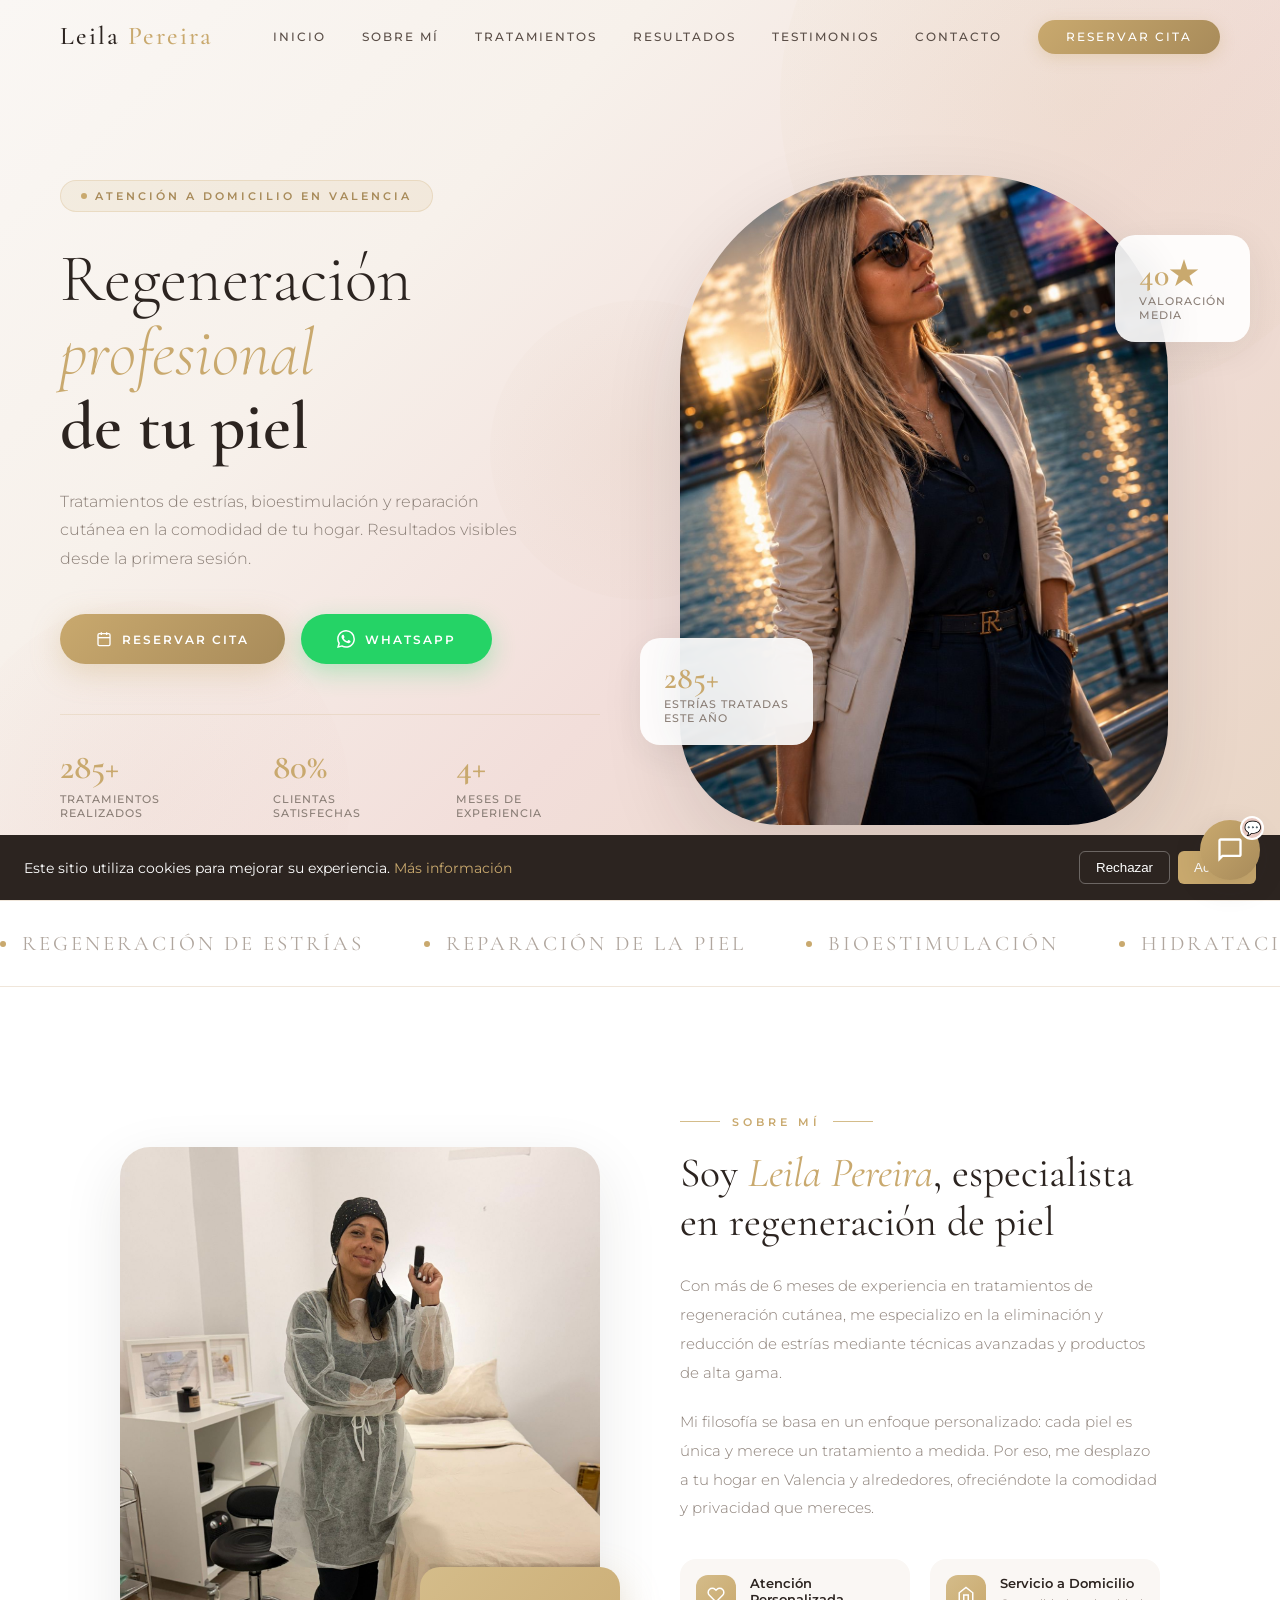
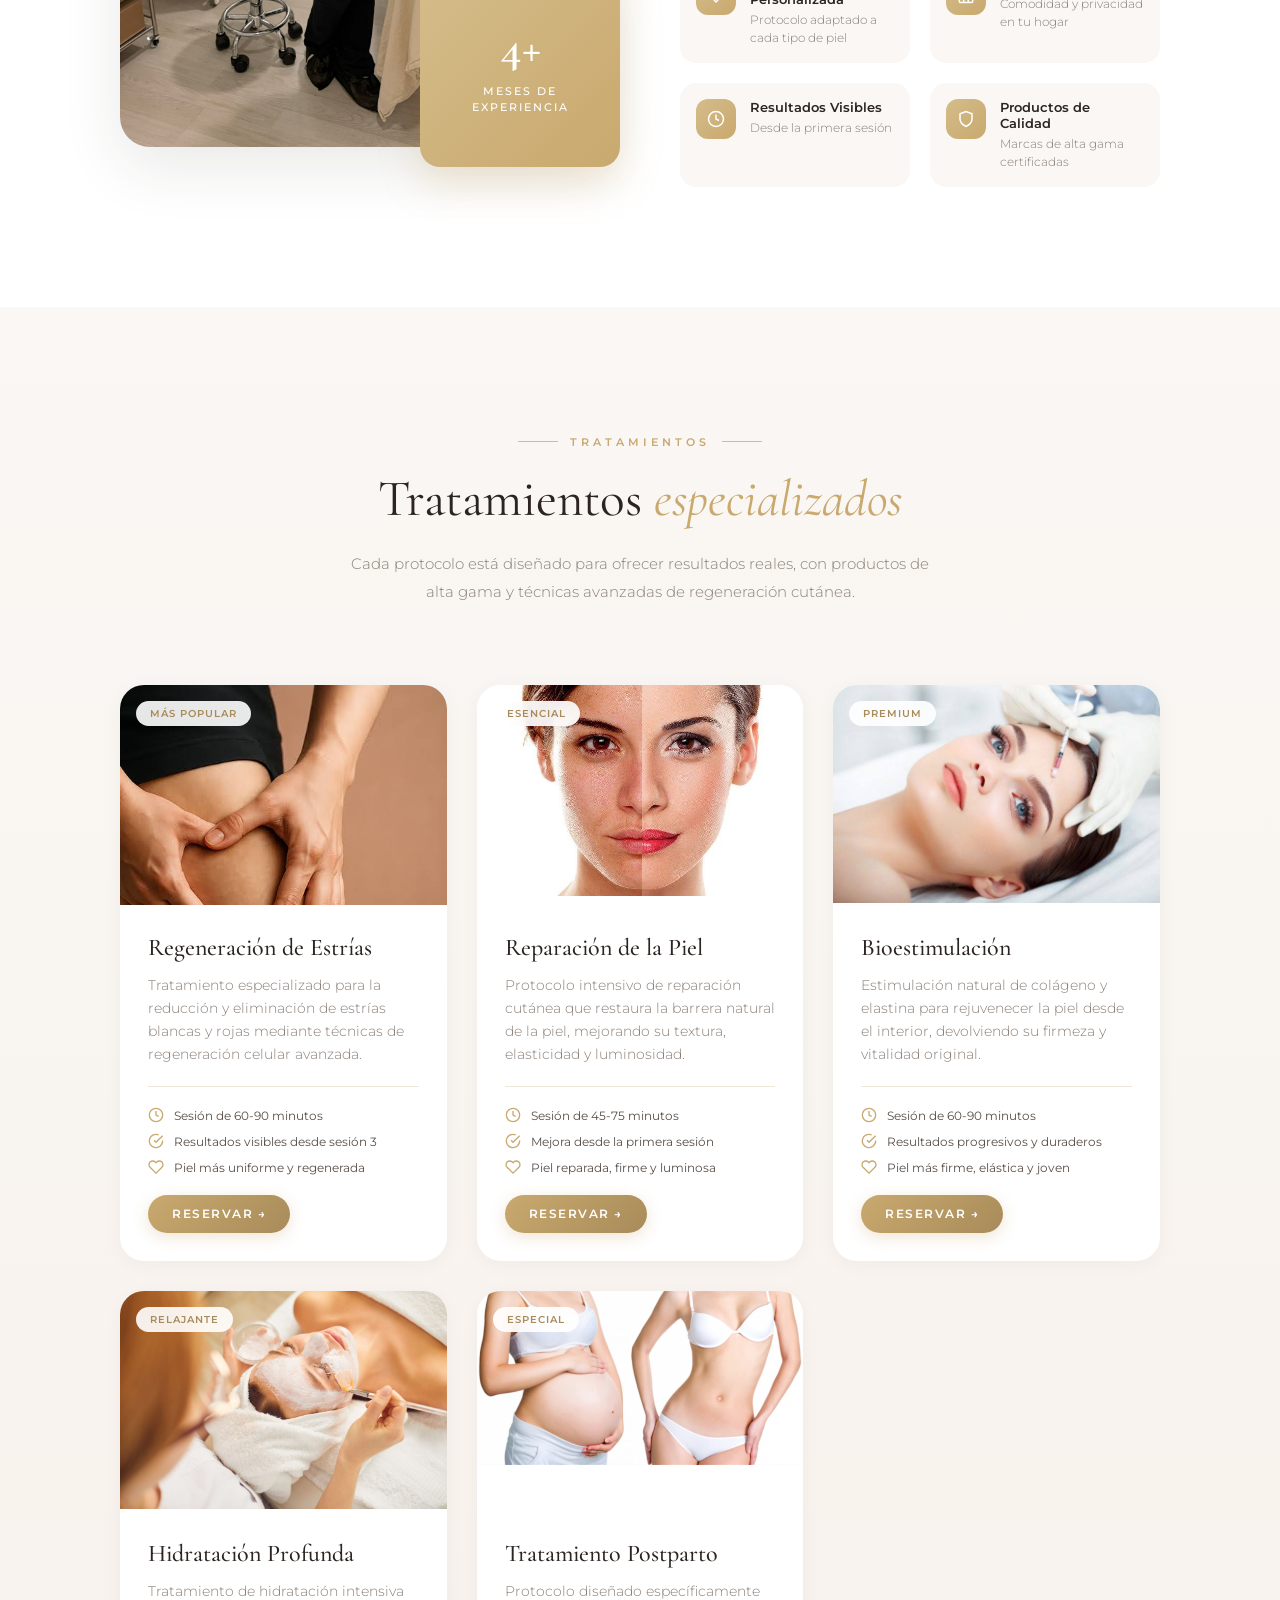
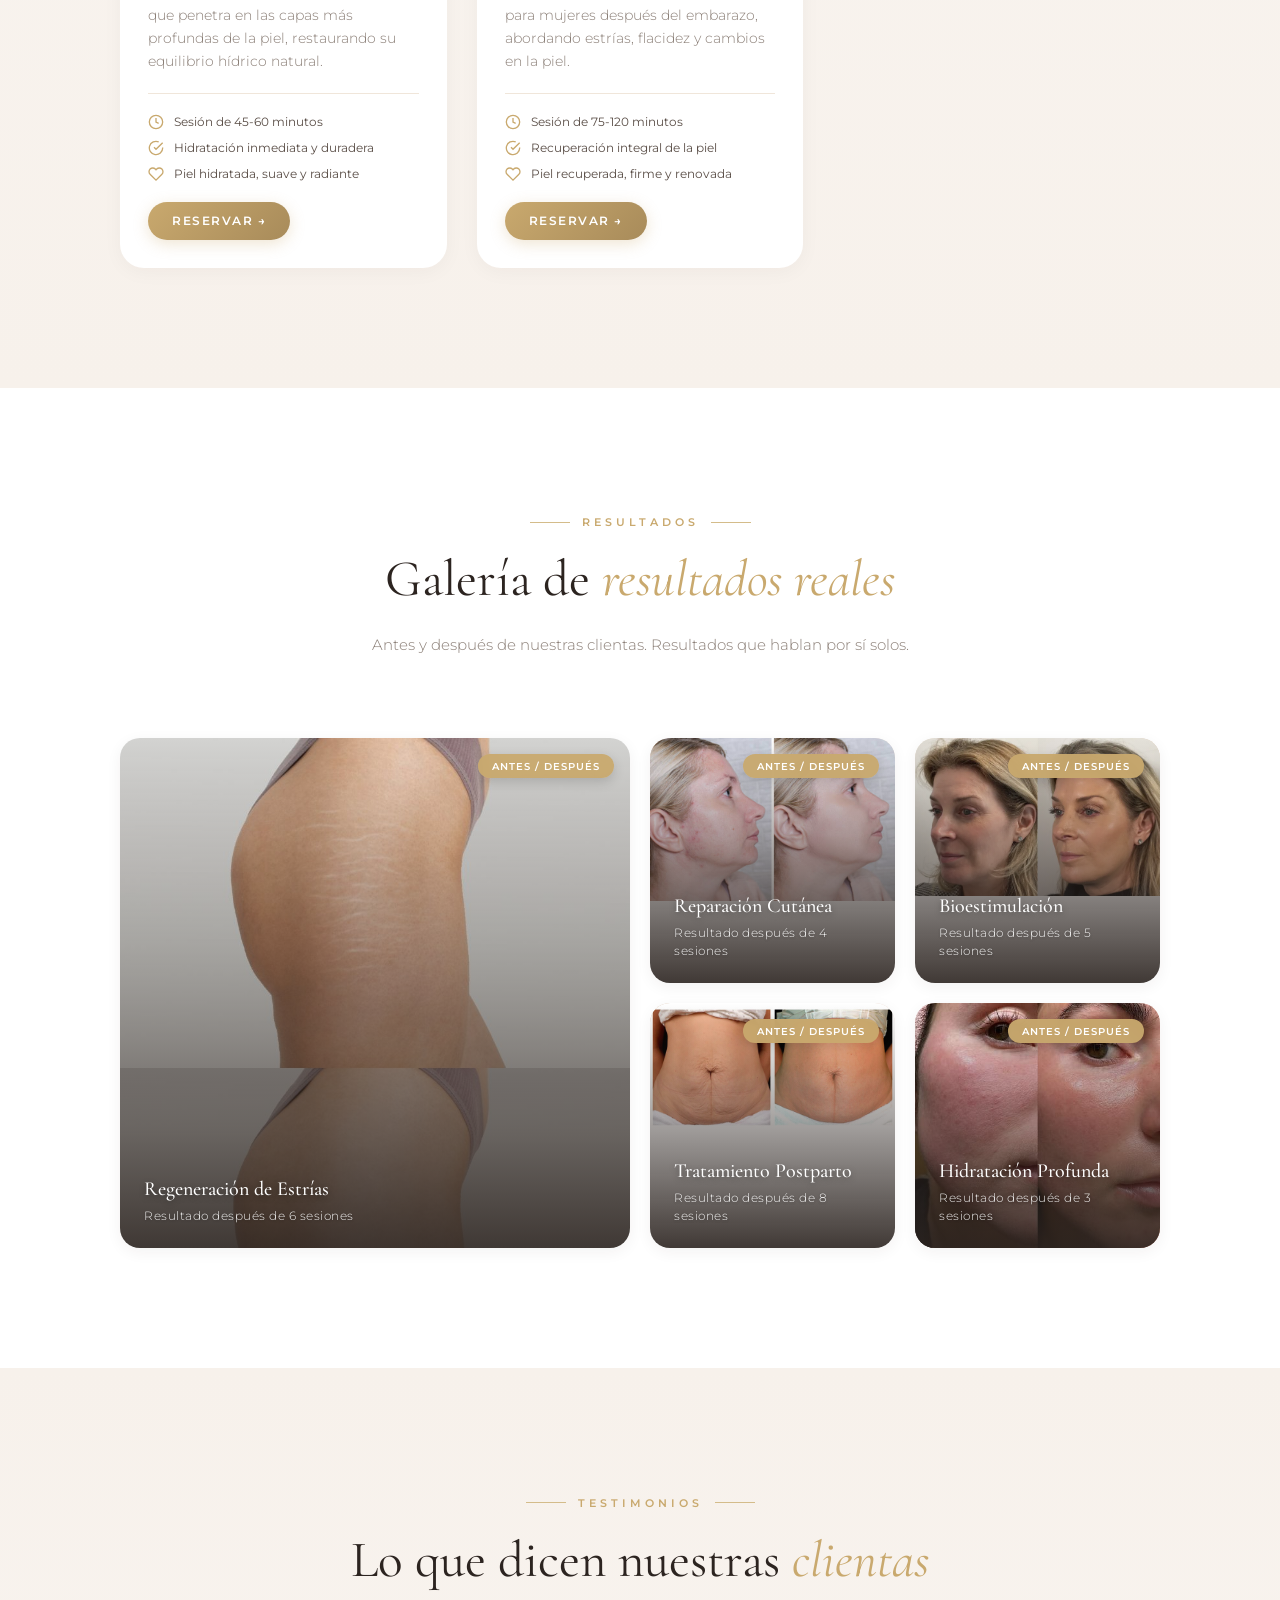
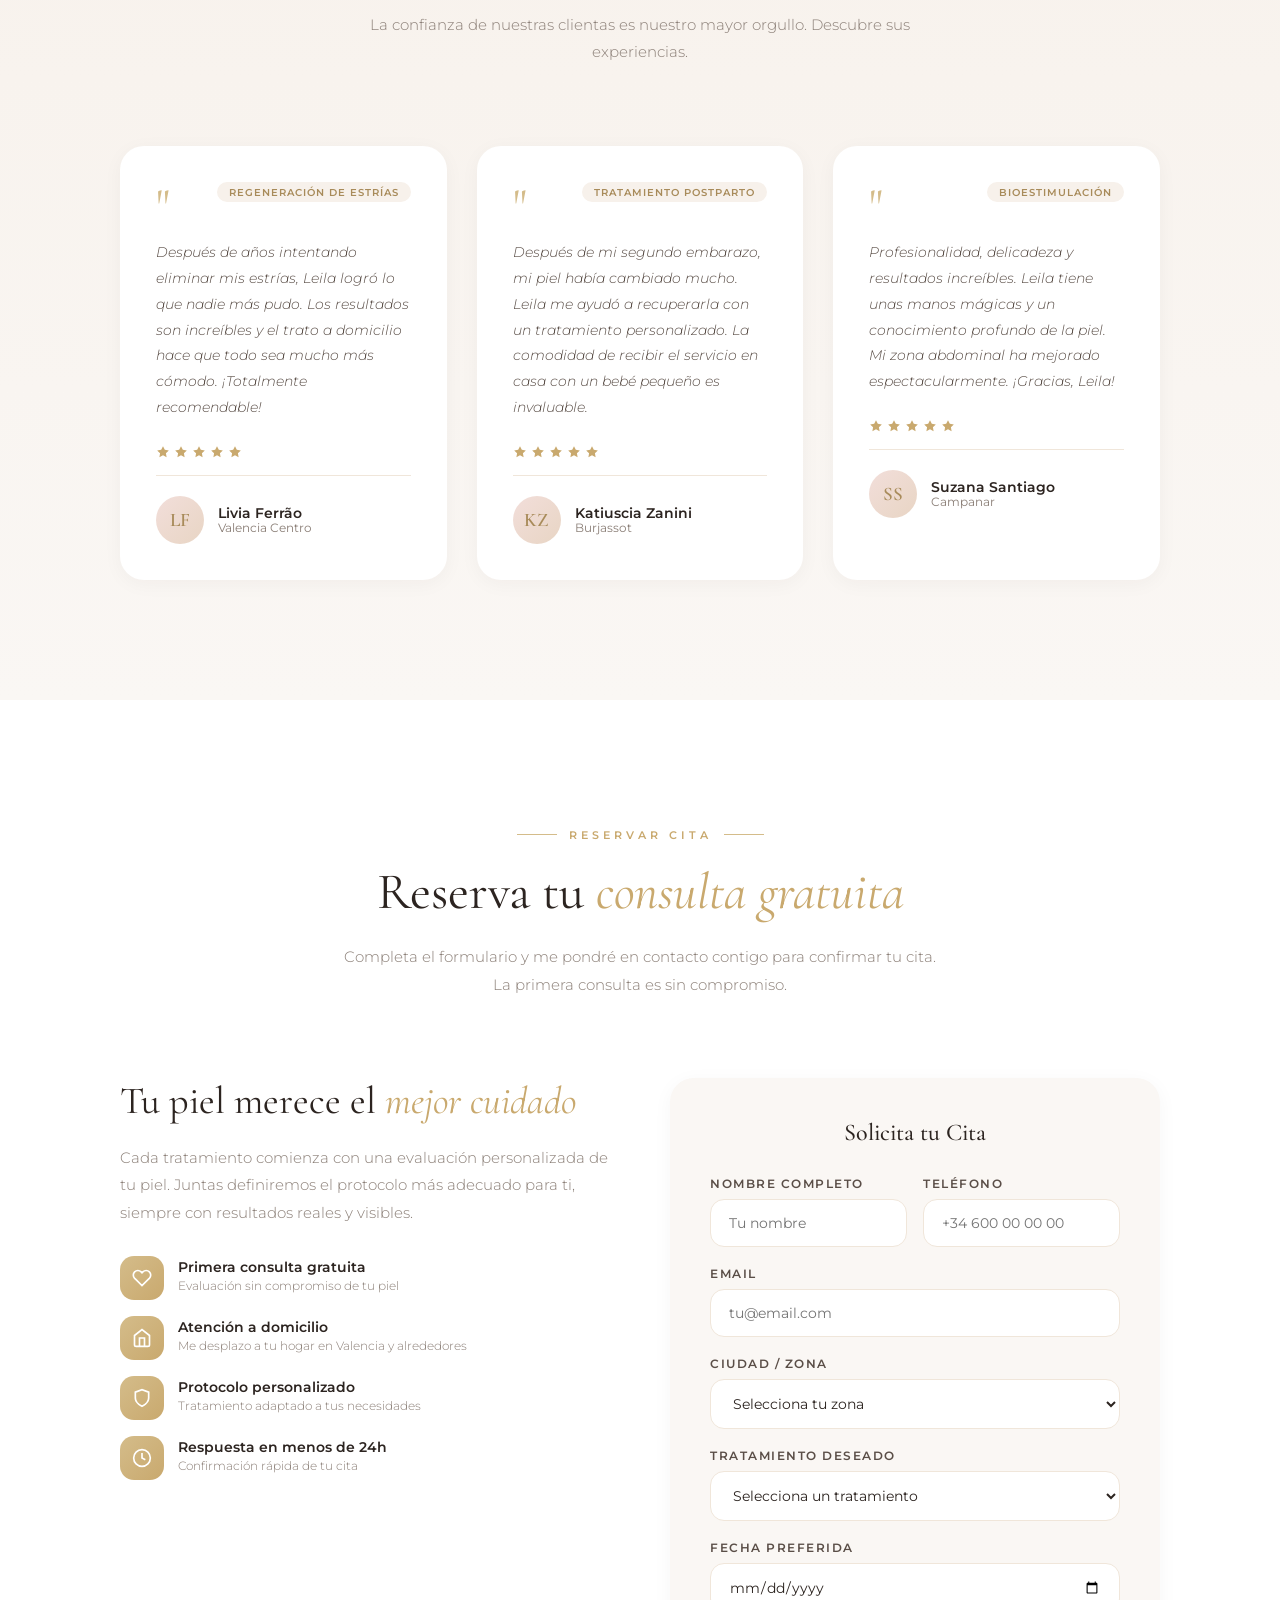
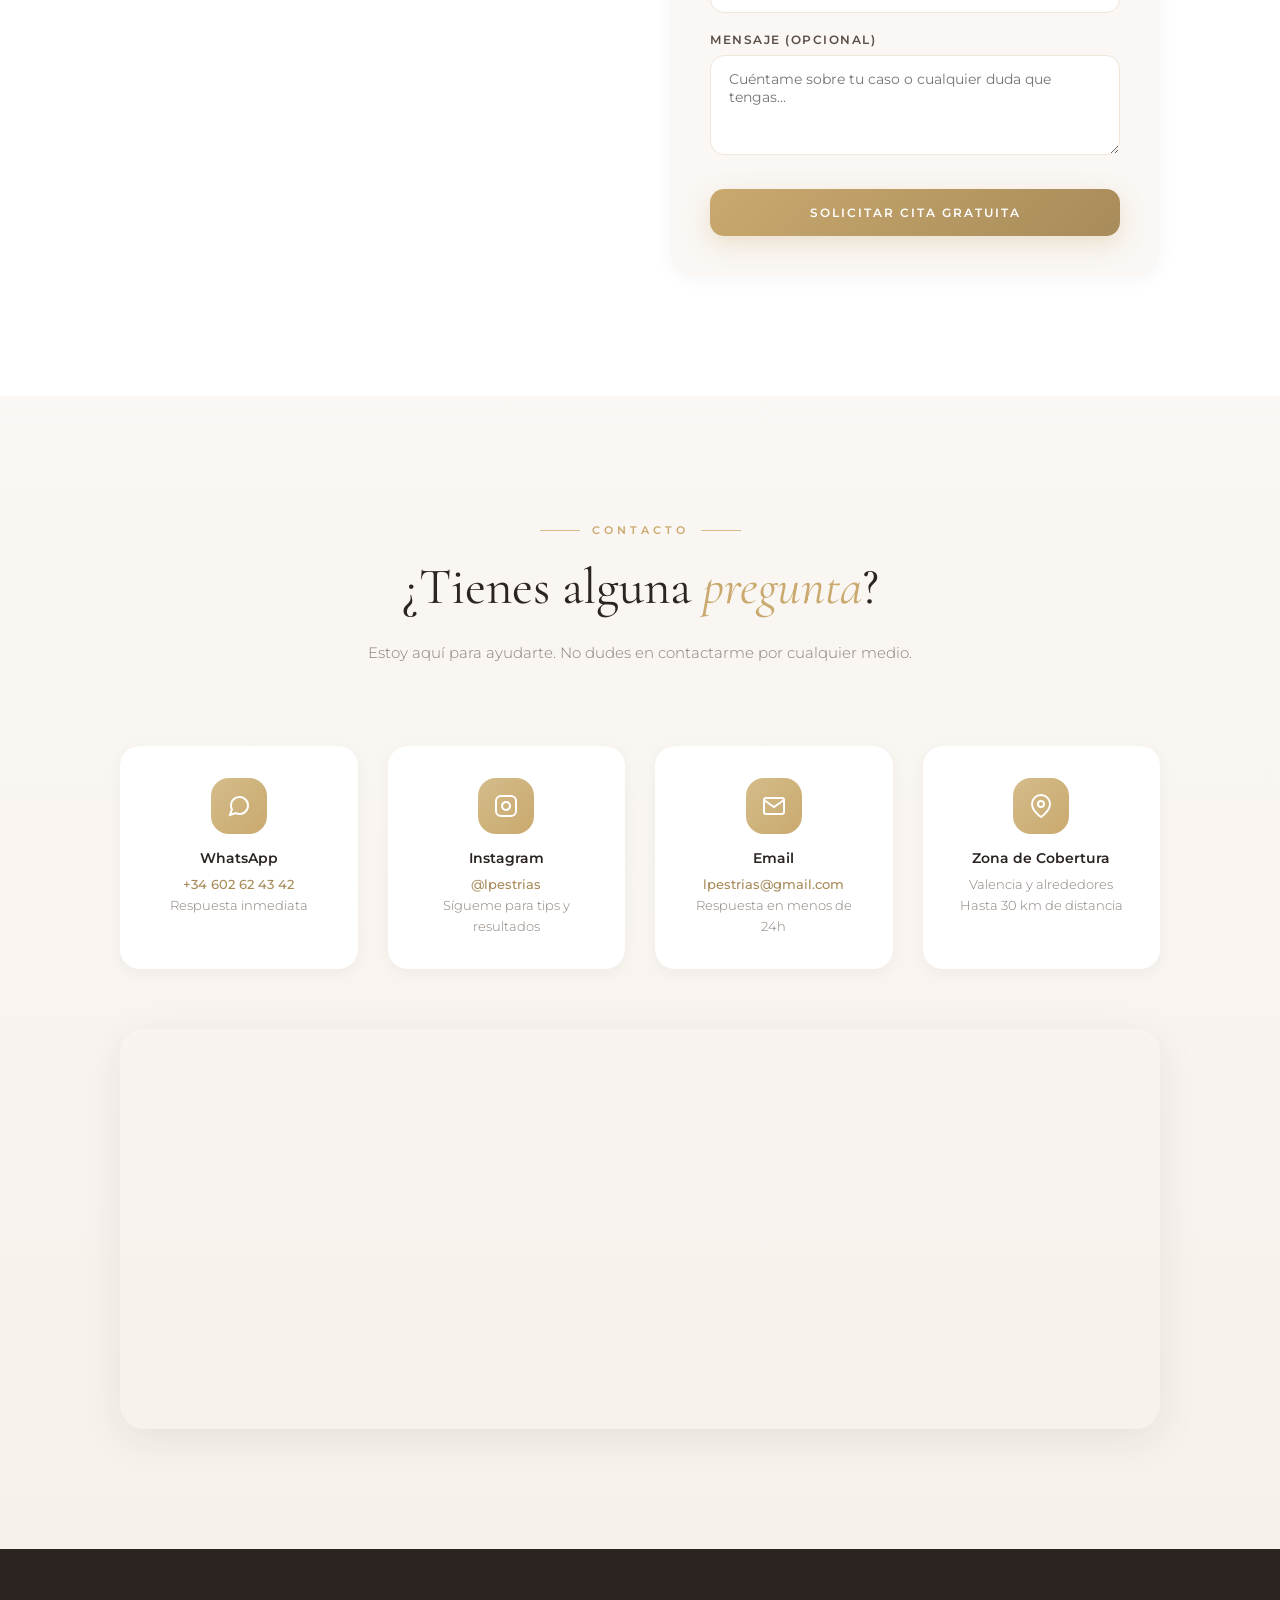
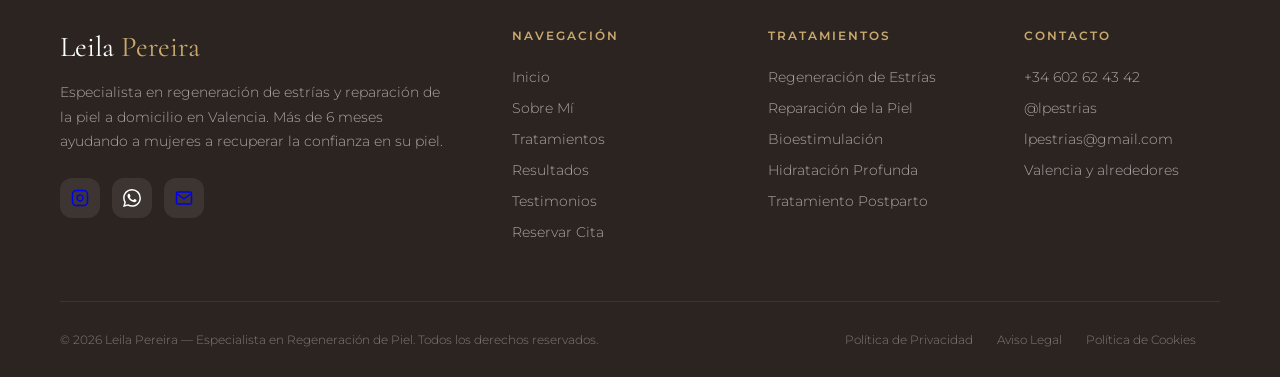
<file: index.html>
<!DOCTYPE html>
<html lang="es">
<head>
  <meta charset="UTF-8" />
  <meta name="viewport" content="width=device-width, initial-scale=1.0" />
  <title>Leila Pereira | Regeneración de Estrías & Piel — Valencia</title>
  <meta name="description" content="Tratamiento premium de estrías, regeneración y reparación de la piel a domicilio en Valencia con Leila Pereira. Resultados visibles desde la primera sesión." />
  <meta name="keywords" content="estrías Valencia, tratamiento estrías, regeneración piel, Leila Pereira, bioestimulación, hidratación profunda, postparto, cuidado piel domicilio" />
  <link rel="preconnect" href="https://fonts.googleapis.com" />
  <link rel="preconnect" href="https://fonts.gstatic.com" crossorigin />
  <link href="https://fonts.googleapis.com/css2?family=Cormorant+Garamond:ital,wght@0,300;0,400;0,500;0,600;0,700;1,300;1,400&family=Montserrat:wght@200;300;400;500;600;700&family=Playfair+Display:ital,wght@0,400;0,500;0,600;0,700;1,400;1,500&display=swap" rel="stylesheet" />
  <!-- Chatbot CSS -->
  <link rel="stylesheet" href="css/chatbot.css" />
  <link rel="stylesheet" href="css/styles.css" />
  <!--Etiquetas opengrafic / meta-->
  <meta property="og:type" content="website">
  <meta property="og:site_name" content="Leila Pereira">
  <meta property="og:title" content="Leila Pereira | Regeneración de Estrías & Piel">
  <meta property="og:description" content="Tratamientos profesionales de regeneración de estrías y reparación de la piel a domicilio en Valencia.">
  <!--Agregar la pagina web-->
  <meta property="og:url" content="https://www.lpestrias.com/">
  <!--Imagen para visualizar en las redes sociales-->
  <meta property="og:image" content="https://www.lpestrias.com/img/og-image.jpg">
  <meta property="og:image:width" content="1200">
  <meta property="og:image:height" content="630">
  <meta property="og:image:alt" content="Tratamiento de regeneración de estrías con Leila Pereira">

  <link rel="icon" type="image/png" sizes="32x32" href="img/logo.jpg">
  <link rel="icon" type="image/png" sizes="16x16" href="img/logo.jpg">

  <!-- Para dispositivos Apple (iPhone/iPad) -->
  <link rel="apple-touch-icon" sizes="180x180" href="img/logo.jpg">

  <!-- Para Android / PWA -->
  <link rel="icon" type="image/png" sizes="192x192" href="img/logo.jpg">
  <link rel="icon" type="image/png" sizes="512x512" href="img/logo.jpg">

  <!-- Fallback para navegadores antigos -->
  <link rel="shortcut icon" href="img/logo.jpg">

  <!-- Cor da barra de endereço no mobile (opcional) -->
  <meta name="theme-color" content="#C9A96E">

</head>
<body>

  <!-- LOADING SCREEN -->
  <div class="loading-screen" id="loadingScreen">
    <div class="loading-logo">LEILA PEREIRA</div>
    <div class="loading-bar"></div>
  </div>

  <!-- NAVBAR de los menus de la pagina web -->
  <nav class="navbar" id="navbar">
    <a href="#inicio" class="nav-brand">Leila <span>Pereira</span></a>
    <ul class="nav-links">
      <li><a href="#inicio">Inicio</a></li>
      <li><a href="#sobreMi">Sobre Mí</a></li>
      <li><a href="#tratamientos">Tratamientos</a></li>
      <li><a href="#resultados">Resultados</a></li>
      <li><a href="#testimonios">Testimonios</a></li>
      <li><a href="#contact">Contacto</a></li>
      <li><a href="#reserva" class="nav-cta">Reservar Cita</a></li>
    </ul>
    <div class="menu-toggle" id="menuToggle" onclick="toggleMenu()">
      <span></span>
      <span></span>
      <span></span>
    </div>
  </nav>

  <!-- Pagina responsiva para movil. -->
  <div class="mobile-menu" id="mobileMenu">
    <a href="#inicio" onclick="closeMenu()">Inicio</a>
    <!--#sobreMi-->
    <a href="#sobreMi" onclick="closeMenu()">Sobre Mí</a>
    <a href="#tratamientos" onclick="closeMenu()">Tratamientos</a>
    <a href="#resultados" onclick="closeMenu()">Resultados</a>
    <a href="#testimonios" onclick="closeMenu()">Testimonios</a>
    <a href="#reserva" onclick="closeMenu()">Reservar Cita</a>
    <a href="#contact" onclick="closeMenu()">Contacto</a>
  </div>

  <!-- Pagina 1 - Inicio de la pagina web. -->
  <section class="hero" id="inicio">
    <div class="hero-bg-shapes">
      <div class="hero-shape hero-shape-1"></div>
      <div class="hero-shape hero-shape-2"></div>
      <div class="hero-shape hero-shape-3"></div>
    </div>
    <div class="hero-content">
      <div class="hero-text">
        <!--Textos de inicio de la pagina.-->
        <div class="hero-badge"><span>Atención a Domicilio en Valencia</span></div>
        <h1 class="hero-title">Regeneración <em>profesional</em> <strong>de tu piel</strong></h1>
        <p class="hero-subtitle">Tratamientos de estrías, bioestimulación y reparación cutánea en la comodidad de tu hogar. Resultados visibles desde la primera sesión.</p>
        <div class="hero-buttons">
          <a href="#reserva" class="btn-primary">
            <!--Button de reservar una cita-->
            <svg width="16" height="16" viewBox="0 0 24 24" fill="none" stroke="currentColor" stroke-width="2"><rect x="3" y="4" width="18" height="18" rx="2" ry="2"/><line x1="16" y1="2" x2="16" y2="6"/><line x1="8" y1="2" x2="8" y2="6"/><line x1="3" y1="10" x2="21" y2="10"/></svg>
            Reservar Cita
          </a>
          <!--Button para enviar un mensaje por whatsapp-->
          <a href="https://wa.me/34602624342" class="btn-whatsapp" target="_blank">
            <svg width="18" height="18" viewBox="0 0 24 24" fill="currentColor"><path d="M17.472 14.382c-.297-.149-1.758-.867-2.03-.967-.273-.099-.471-.148-.67.15-.197.297-.767.966-.94 1.164-.173.199-.347.223-.644.075-.297-.15-1.255-.463-2.39-1.475-.883-.788-1.48-1.761-1.653-2.059-.173-.297-.018-.458.13-.606.134-.133.298-.347.446-.52.149-.174.198-.298.298-.497.099-.198.05-.371-.025-.52-.075-.149-.669-1.612-.916-2.207-.242-.579-.487-.5-.669-.51-.173-.008-.371-.01-.57-.01-.198 0-.52.074-.792.372-.272.297-1.04 1.016-1.04 2.479 0 1.462 1.065 2.875 1.213 3.074.149.198 2.096 3.2 5.077 4.487.709.306 1.262.489 1.694.625.712.227 1.36.195 1.871.118.571-.085 1.758-.719 2.006-1.413.248-.694.248-1.289.173-1.413-.074-.124-.272-.198-.57-.347m-5.421 7.403h-.004a9.87 9.87 0 01-5.031-1.378l-.361-.214-3.741.982.998-3.648-.235-.374a9.86 9.86 0 01-1.51-5.26c.001-5.45 4.436-9.884 9.888-9.884 2.64 0 5.122 1.03 6.988 2.898a9.825 9.825 0 012.893 6.994c-.003 5.45-4.437 9.884-9.885 9.884m8.413-18.297A11.815 11.815 0 0012.05 0C5.495 0 .16 5.335.157 11.892c0 2.096.547 4.142 1.588 5.945L.057 24l6.305-1.654a11.882 11.882 0 005.683 1.448h.005c6.554 0 11.89-5.335 11.893-11.893a11.821 11.821 0 00-3.48-8.413z"/></svg>
            WhatsApp
          </a>
        </div>
        <div class="hero-stats">
          <!--Información sobre tratamientos realizados, satisfación de los clientes y meses de experiencia.-->
          <div><div class="hero-stat-number">350+</div><div class="hero-stat-label">Tratamientos realizados</div></div>
          <div><div class="hero-stat-number">98%</div><div class="hero-stat-label">Clientas satisfechas</div></div>
          <div><div class="hero-stat-number">6+</div><div class="hero-stat-label">Meses de experiencia</div></div>
        </div>
      </div>
      <div class="hero-image">
        <!--Foto de perfil.-->
        <div class="hero-image-wrapper">
          <img src="img/leila-hero.jpg" alt="leila-hero" />
        </div>
        <!--Valoración media.-->
        <div class="hero-float-card hero-float-card-1"><div class="float-card-number">350+</div><div class="float-card-label">Estrías tratadas<br>este año</div></div>
        <div class="hero-float-card hero-float-card-2"><div class="float-card-number">4.9★</div><div class="float-card-label">Valoración<br>media</div></div>
      </div>
    </div>
  </section>

  <!-- Rool de tratamientos disponibles. Menu interactivo -->
  <div class="marquee-section">
    <div class="marquee-track">
      <div class="marquee-item"><span class="dot"></span> Regeneración de Estrías</div>
      <div class="marquee-item"><span class="dot"></span> Reparación de la Piel</div>
      <div class="marquee-item"><span class="dot"></span> Bioestimulación</div>
      <div class="marquee-item"><span class="dot"></span> Hidratación Profunda</div>
      <div class="marquee-item"><span class="dot"></span> Tratamiento Postparto</div>
      <div class="marquee-item"><span class="dot"></span> Atención a Domicilio</div>
      <div class="marquee-item"><span class="dot"></span> Valencia y Alrededores</div>
      <div class="marquee-item"><span class="dot"></span> Resultados Premium</div>
      <!-- Duplicate for seamless loop -->
      <div class="marquee-item"><span class="dot"></span> Regeneración de Estrías</div>
      <div class="marquee-item"><span class="dot"></span> Reparación de la Piel</div>
      <div class="marquee-item"><span class="dot"></span> Bioestimulación</div>
      <div class="marquee-item"><span class="dot"></span> Hidratación Profunda</div>
      <div class="marquee-item"><span class="dot"></span> Tratamiento Postparto</div>
      <div class="marquee-item"><span class="dot"></span> Atención a Domicilio</div>
      <div class="marquee-item"><span class="dot"></span> Valencia y Alrededores</div>
      <div class="marquee-item"><span class="dot"></span> Resultados Premium</div>
    </div>
  </div>

  <!-- Pagina 2 - Sobre mi -->
  <section class="about-section section-full" id="sobreMi">
    <div class="section" style="padding-top: 0; padding-bottom: 0;">
      <div class="about-grid">
        <div class="about-image animate-on-scroll">
          <div class="about-image-main">
            <!--Segunda foto de perfil. En la clinica, sacado despues de terminar el tratamiento.-->
            <img src="img/foto-perfil.jpg" alt="foto-perfil" style="width:100%; height:100%; object-fit:cover;" />
          </div>
          <!--Mensaje de tiempo de experiencia.-->
          <div class="about-image-accent"><div class="accent-number">6+</div><div class="accent-text">Meses de<br>experiencia</div></div>
        </div>
        <div class="about-content animate-on-scroll">
          <!--Texto informando mi trayectoria, tiempo de experiencia etc.-->
          <div class="section-label" style="justify-content: flex-start;"><span>Sobre Mí</span></div>
          <h3>Soy <em>Leila Pereira</em>, especialista en regeneración de piel</h3>
          <p>Con más de 6 meses de experiencia en tratamientos de regeneración cutánea, me especializo en la eliminación y reducción de estrías mediante técnicas avanzadas y productos de alta gama.</p>
          <p>Mi filosofía se basa en un enfoque personalizado: cada piel es única y merece un tratamiento a medida. Por eso, me desplazo a tu hogar en Valencia y alrededores, ofreciéndote la comodidad y privacidad que mereces.</p>
          <div class="about-features">
            <div class="about-feature">
              <!--Descripción de las calidades de mi trabajo.-->
              <div class="about-feature-icon"><svg viewBox="0 0 24 24"><path d="M20.84 4.61a5.5 5.5 0 0 0-7.78 0L12 5.67l-1.06-1.06a5.5 5.5 0 0 0-7.78 7.78l1.06 1.06L12 21.23l7.78-7.78 1.06-1.06a5.5 5.5 0 0 0 0-7.78z"/></svg></div>
              <div class="about-feature-text"><h4>Atención Personalizada</h4><p>Protocolo adaptado a cada tipo de piel</p></div>
            </div>
            <div class="about-feature">
              <div class="about-feature-icon"><svg viewBox="0 0 24 24"><path d="M3 9l9-7 9 7v11a2 2 0 0 1-2 2H5a2 2 0 0 1-2-2z"/><polyline points="9 22 9 12 15 12 15 22"/></svg></div>
              <div class="about-feature-text"><h4>Servicio a Domicilio</h4><p>Comodidad y privacidad en tu hogar</p></div>
            </div>
            <div class="about-feature">
              <div class="about-feature-icon"><svg viewBox="0 0 24 24"><circle cx="12" cy="12" r="10"/><polyline points="12 6 12 12 16 14"/></svg></div>
              <div class="about-feature-text"><h4>Resultados Visibles</h4><p>Desde la primera sesión</p></div>
            </div>
            <div class="about-feature">
              <div class="about-feature-icon"><svg viewBox="0 0 24 24"><path d="M12 22s8-4 8-10V5l-8-3-8 3v7c0 6 8 10 8 10z"/></svg></div>
              <div class="about-feature-text"><h4>Productos de Calidad</h4><p>Marcas de alta gama certificadas</p></div>
            </div>
          </div>
        </div>
      </div>
    </div>
  </section>

  <!-- Pagina 3 - Tratamientos especializados. -->
  <section class="treatments-section section-full" id="tratamientos">
    <div class="section" style="padding-top: 0; padding-bottom: 0;">
      <div class="section-header animate-on-scroll">
        <div class="section-label"><span>Tratamientos</span></div>
        <h2 class="section-title">Tratamientos <em>especializados</em></h2>
        <p class="section-subtitle">Cada protocolo está diseñado para ofrecer resultados reales, con productos de alta gama y técnicas avanzadas de regeneración cutánea.</p>
      </div>
      <div class="treatments-grid">
        <!-- Cuadro 1 - Regeneración de Estrías. -->
        <div class="treatment-card animate-on-scroll">
          <div class="treatment-card-image"><div class="placeholder placeholder-1">
            <!--Foto del tratamiento.-->
            <img src="img/estrias.jpg" alt="regeneracion-estrias" style="width:100%; height:100%; object-fit:cover;">
          </div><div class="treatment-card-tag">Más Popular</div></div>
            
          <div class="treatment-card-body">
            <!--Descripción del tratamiento-->
            <h3>Regeneración de Estrías</h3>
            <p>Tratamiento especializado para la reducción y eliminación de estrías blancas y rojas mediante técnicas de regeneración celular avanzada.</p>
            <div class="treatment-card-meta">
              <div class="treatment-meta-item"><svg viewBox="0 0 24 24"><circle cx="12" cy="12" r="10"/><polyline points="12 6 12 12 16 14"/></svg><span>Sesión de 60-90 minutos</span></div>
              <div class="treatment-meta-item"><svg viewBox="0 0 24 24"><path d="M22 11.08V12a10 10 0 1 1-5.93-9.14"/><polyline points="22 4 12 14.01 9 11.01"/></svg><span>Resultados visibles desde sesión 3</span></div>
              <div class="treatment-meta-item"><svg viewBox="0 0 24 24"><path d="M20.84 4.61a5.5 5.5 0 0 0-7.78 0L12 5.67l-1.06-1.06a5.5 5.5 0 0 0-7.78 7.78l1.06 1.06L12 21.23l7.78-7.78 1.06-1.06a5.5 5.5 0 0 0 0-7.78z"/></svg><span>Piel más uniforme y regenerada</span></div>
            </div>
            <a href="#reserva" class="treatment-card-cta">Reservar →</a>
          </div>
        </div>
        <!-- Cuadro 2 - Reparación de la piel. -->
        <div class="treatment-card animate-on-scroll">
          <div class="treatment-card-image"><div class="placeholder placeholder-2">
            <!--Foto del tratamiento.-->
            <img src="img/piel-sol-reparar.jpg" alt="reparacion-piel" style="width:100%; height:100%; object-fit:cover;">
          </div><div class="treatment-card-tag">Esencial</div></div>
            
          <div class="treatment-card-body">
            <!--Descripción del tratamiento-->
            <h3>Reparación de la Piel</h3>
            <p>Protocolo intensivo de reparación cutánea que restaura la barrera natural de la piel, mejorando su textura, elasticidad y luminosidad.</p>
            <div class="treatment-card-meta">
              <div class="treatment-meta-item"><svg viewBox="0 0 24 24"><circle cx="12" cy="12" r="10"/><polyline points="12 6 12 12 16 14"/></svg><span>Sesión de 45-75 minutos</span></div>
              <div class="treatment-meta-item"><svg viewBox="0 0 24 24"><path d="M22 11.08V12a10 10 0 1 1-5.93-9.14"/><polyline points="22 4 12 14.01 9 11.01"/></svg><span>Mejora desde la primera sesión</span></div>
              <div class="treatment-meta-item"><svg viewBox="0 0 24 24"><path d="M20.84 4.61a5.5 5.5 0 0 0-7.78 0L12 5.67l-1.06-1.06a5.5 5.5 0 0 0-7.78 7.78l1.06 1.06L12 21.23l7.78-7.78 1.06-1.06a5.5 5.5 0 0 0 0-7.78z"/></svg><span>Piel reparada, firme y luminosa</span></div>
            </div>
            <a href="#reserva" class="treatment-card-cta">Reservar →</a>
          </div>
        </div>
        <!-- Cuadro 3 - Bioestimulación. -->
        <div class="treatment-card animate-on-scroll">
          <div class="treatment-card-image"><div class="placeholder placeholder-3">
            <!--Foto del tratamiento.-->
            <img src="img/bioestimulación.jpg" alt="bioestimulacion" style="width:100%; height:100%; object-fit:cover;">
          </div><div class="treatment-card-tag">Premium</div></div>
          <div class="treatment-card-body">
            <!--Descripción del tratamiento-->
            <h3>Bioestimulación</h3>
            <p>Estimulación natural de colágeno y elastina para rejuvenecer la piel desde el interior, devolviendo su firmeza y vitalidad original.</p>
            <div class="treatment-card-meta">
              <div class="treatment-meta-item"><svg viewBox="0 0 24 24"><circle cx="12" cy="12" r="10"/><polyline points="12 6 12 12 16 14"/></svg><span>Sesión de 60-90 minutos</span></div>
              <div class="treatment-meta-item"><svg viewBox="0 0 24 24"><path d="M22 11.08V12a10 10 0 1 1-5.93-9.14"/><polyline points="22 4 12 14.01 9 11.01"/></svg><span>Resultados progresivos y duraderos</span></div>
              <div class="treatment-meta-item"><svg viewBox="0 0 24 24"><path d="M20.84 4.61a5.5 5.5 0 0 0-7.78 0L12 5.67l-1.06-1.06a5.5 5.5 0 0 0-7.78 7.78l1.06 1.06L12 21.23l7.78-7.78 1.06-1.06a5.5 5.5 0 0 0 0-7.78z"/></svg><span>Piel más firme, elástica y joven</span></div>
            </div>
            <a href="#reserva" class="treatment-card-cta">Reservar →</a>
          </div>
        </div>
        <!-- Cuadro 4 - Hidratación profunda. -->
        <div class="treatment-card animate-on-scroll">
          <div class="treatment-card-image"><div class="placeholder placeholder-4">
            <!--Foto del tratamiento.-->
            <img src="img/hidratacion-piel.jpg" alt="hidratacion-piel" style="width:100%; height:100%; object-fit:cover;">
          </div><div class="treatment-card-tag">Relajante</div></div>
          <div class="treatment-card-body">
            <!--Descripción del tratamiento-->
            <h3>Hidratación Profunda</h3>
            <p>Tratamiento de hidratación intensiva que penetra en las capas más profundas de la piel, restaurando su equilibrio hídrico natural.</p>
            <div class="treatment-card-meta">
              <div class="treatment-meta-item"><svg viewBox="0 0 24 24"><circle cx="12" cy="12" r="10"/><polyline points="12 6 12 12 16 14"/></svg><span>Sesión de 45-60 minutos</span></div>
              <div class="treatment-meta-item"><svg viewBox="0 0 24 24"><path d="M22 11.08V12a10 10 0 1 1-5.93-9.14"/><polyline points="22 4 12 14.01 9 11.01"/></svg><span>Hidratación inmediata y duradera</span></div>
              <div class="treatment-meta-item"><svg viewBox="0 0 24 24"><path d="M20.84 4.61a5.5 5.5 0 0 0-7.78 0L12 5.67l-1.06-1.06a5.5 5.5 0 0 0-7.78 7.78l1.06 1.06L12 21.23l7.78-7.78 1.06-1.06a5.5 5.5 0 0 0 0-7.78z"/></svg><span>Piel hidratada, suave y radiante</span></div>
            </div>
            <a href="#reserva" class="treatment-card-cta">Reservar →</a>
          </div>
        </div>
        <!-- Cuadro 5 - Tratamiento Postparto. -->
        <div class="treatment-card animate-on-scroll">
          <div class="treatment-card-image"><div class="placeholder placeholder-5">
            <!--Foto del tratamiento.-->
            <img src="img/tratamiento-postparto.png" alt="tratamiento-postparto" style="width:100%; height:100%; object-fit:cover;">
          </div><div class="treatment-card-tag">Especial</div></div>
          <div class="treatment-card-body">
            <!--Descripción del tratamiento-->
            <h3>Tratamiento Postparto</h3>
            <p>Protocolo diseñado específicamente para mujeres después del embarazo, abordando estrías, flacidez y cambios en la piel.</p>
            <div class="treatment-card-meta">
              <div class="treatment-meta-item"><svg viewBox="0 0 24 24"><circle cx="12" cy="12" r="10"/><polyline points="12 6 12 12 16 14"/></svg><span>Sesión de 75-120 minutos</span></div>
              <div class="treatment-meta-item"><svg viewBox="0 0 24 24"><path d="M22 11.08V12a10 10 0 1 1-5.93-9.14"/><polyline points="22 4 12 14.01 9 11.01"/></svg><span>Recuperación integral de la piel</span></div>
              <div class="treatment-meta-item"><svg viewBox="0 0 24 24"><path d="M20.84 4.61a5.5 5.5 0 0 0-7.78 0L12 5.67l-1.06-1.06a5.5 5.5 0 0 0-7.78 7.78l1.06 1.06L12 21.23l7.78-7.78 1.06-1.06a5.5 5.5 0 0 0 0-7.78z"/></svg><span>Piel recuperada, firme y renovada</span></div>
            </div>
            <a href="#reserva" class="treatment-card-cta">Reservar →</a>
          </div>
        </div>
      </div>
    </div>
  </section>

  <!-- Pagina 4 - Galería de resultados reales. -->
  <section class="gallery-section section-full" id="resultados">
    <div class="section" style="padding-top: 0; padding-bottom: 0;">
      <div class="section-header animate-on-scroll">
        <!--Textos iniciales de la pagina.-->
        <div class="section-label"><span>Resultados</span></div>
        <h2 class="section-title">Galería de <em>resultados reales</em></h2>
        <p class="section-subtitle">Antes y después de nuestras clientas. Resultados que hablan por sí solos.</p>
      </div>
      <div class="gallery-grid">
        <!-- Cuadro 1 - Regeneracion de Estrías. -->
        <div class="gallery-item animate-on-scroll"><div class="placeholder gallery-placeholder-1">
          <img src="img/quitar-estrias.jpeg" alt="quitar-estrias" style="width:100%; height:100%; object-fit:cover;">
          </div><div class="gallery-overlay"><div class="gallery-overlay-text"><h4>Regeneración de Estrías</h4><p>Resultado después de 6 sesiones</p></div></div><div class="gallery-badge">Antes / Después</div></div>
        <!-- Cuadro 2 - Reparación Cutánea. -->
        <div class="gallery-item animate-on-scroll"><div class="placeholder gallery-placeholder-2">
          <img src="img/reparacion-cutanea.jpg" alt="reparacion-cutanea" style="width:100%; height:100%; object-fit:cover;">
          </div><div class="gallery-overlay"><div class="gallery-overlay-text"><h4>Reparación Cutánea</h4><p>Resultado después de 4 sesiones</p></div></div><div class="gallery-badge">Antes / Después</div></div>
        <!-- Cuadro 3 - Bioestimulación. -->
          <div class="gallery-item animate-on-scroll"><div class="placeholder gallery-placeholder-3">
            <img src="img/reparacion-bioestimulacion.png" alt="reparacion-bioestimulacion" style="width:100%; height:100%; object-fit:cover;">
            </div><div class="gallery-overlay"><div class="gallery-overlay-text"><h4>Bioestimulación</h4><p>Resultado después de 5 sesiones</p></div></div><div class="gallery-badge">Antes / Después</div></div>
        <!-- Cuadro 4 - Tratamiento Postparto. -->
        <div class="gallery-item animate-on-scroll"><div class="placeholder gallery-placeholder-4">
          <img src="img/reparacion-postparto.jpg" alt="reparacion-postparto" style="width:100%; height:100%; object-fit:cover;">
          </div><div class="gallery-overlay"><div class="gallery-overlay-text"><h4>Tratamiento Postparto</h4><p>Resultado después de 8 sesiones</p></div></div><div class="gallery-badge">Antes / Después</div></div>
        <!-- Cuadro 5 - Hidratación Profunda. -->
          <div class="gallery-item animate-on-scroll"><div class="placeholder gallery-placeholder-5">
          <img src="img/reparacion-hidratacion-profunda.jpg" alt="reparacion-hidratacion-profunda" style="width:100%; height:100%; object-fit:cover;">
        </div><div class="gallery-overlay"><div class="gallery-overlay-text"><h4>Hidratación Profunda</h4><p>Resultado después de 3 sesiones</p></div></div><div class="gallery-badge">Antes / Después</div></div>
      </div>
    </div>
  </section>

  <!-- Pagina 5 - Testimonios de Clientes-->
  <section class="testimonials-section section-full" id="testimonios">
    <div class="section" style="padding-top: 0; padding-bottom: 0;">
      <div class="section-header animate-on-scroll">
        <!--Texto inicial de la pagina.-->
        <div class="section-label"><span>Testimonios</span></div>
        <h2 class="section-title">Lo que dicen nuestras <em>clientas</em></h2>
        <p class="section-subtitle">La confianza de nuestras clientas es nuestro mayor orgullo. Descubre sus experiencias.</p>
      </div>
      <div class="testimonials-grid">
        <!-- Cuadro 1 - Testimonio Regeneracion de Estrías.-->
        <div class="testimonial-card animate-on-scroll">
          <div class="testimonial-treatment">Regeneración de Estrías</div>
          <div class="testimonial-quote">"</div>
          <p class="testimonial-text">Después de años intentando eliminar mis estrías, Leila logró lo que nadie más pudo. Los resultados son increíbles y el trato a domicilio hace que todo sea mucho más cómodo. ¡Totalmente recomendable!</p>
          <div class="testimonial-stars"><svg viewBox="0 0 24 24"><polygon points="12 2 15.09 8.26 22 9.27 17 14.14 18.18 21.02 12 17.77 5.82 21.02 7 14.14 2 9.27 8.91 8.26 12 2"/></svg><svg viewBox="0 0 24 24"><polygon points="12 2 15.09 8.26 22 9.27 17 14.14 18.18 21.02 12 17.77 5.82 21.02 7 14.14 2 9.27 8.91 8.26 12 2"/></svg><svg viewBox="0 0 24 24"><polygon points="12 2 15.09 8.26 22 9.27 17 14.14 18.18 21.02 12 17.77 5.82 21.02 7 14.14 2 9.27 8.91 8.26 12 2"/></svg><svg viewBox="0 0 24 24"><polygon points="12 2 15.09 8.26 22 9.27 17 14.14 18.18 21.02 12 17.77 5.82 21.02 7 14.14 2 9.27 8.91 8.26 12 2"/></svg><svg viewBox="0 0 24 24"><polygon points="12 2 15.09 8.26 22 9.27 17 14.14 18.18 21.02 12 17.77 5.82 21.02 7 14.14 2 9.27 8.91 8.26 12 2"/></svg></div>
          <div class="testimonial-author"><div class="testimonial-avatar">LF</div><div class="testimonial-author-info"><h4>Livia Ferrão</h4><p>Valencia Centro</p></div></div>
        </div>
        <!-- Cuadro 2 - Testimonio Tratamiento Postparto.-->
        <div class="testimonial-card animate-on-scroll">
          <div class="testimonial-treatment">Tratamiento Postparto</div>
          <div class="testimonial-quote">"</div>
          <p class="testimonial-text">Después de mi segundo embarazo, mi piel había cambiado mucho. Leila me ayudó a recuperarla con un tratamiento personalizado. La comodidad de recibir el servicio en casa con un bebé pequeño es invaluable.</p>
          <div class="testimonial-stars"><svg viewBox="0 0 24 24"><polygon points="12 2 15.09 8.26 22 9.27 17 14.14 18.18 21.02 12 17.77 5.82 21.02 7 14.14 2 9.27 8.91 8.26 12 2"/></svg><svg viewBox="0 0 24 24"><polygon points="12 2 15.09 8.26 22 9.27 17 14.14 18.18 21.02 12 17.77 5.82 21.02 7 14.14 2 9.27 8.91 8.26 12 2"/></svg><svg viewBox="0 0 24 24"><polygon points="12 2 15.09 8.26 22 9.27 17 14.14 18.18 21.02 12 17.77 5.82 21.02 7 14.14 2 9.27 8.91 8.26 12 2"/></svg><svg viewBox="0 0 24 24"><polygon points="12 2 15.09 8.26 22 9.27 17 14.14 18.18 21.02 12 17.77 5.82 21.02 7 14.14 2 9.27 8.91 8.26 12 2"/></svg><svg viewBox="0 0 24 24"><polygon points="12 2 15.09 8.26 22 9.27 17 14.14 18.18 21.02 12 17.77 5.82 21.02 7 14.14 2 9.27 8.91 8.26 12 2"/></svg></div>
          <div class="testimonial-author"><div class="testimonial-avatar">KZ</div><div class="testimonial-author-info"><h4>Katiuscia Zanini</h4><p>Burjassot</p></div></div>
        </div>
        <!-- Cuadro 3 - Testimonio Tratamiento Bioestimulacion.-->
        <div class="testimonial-card animate-on-scroll">
          <div class="testimonial-treatment">Bioestimulación</div>
          <div class="testimonial-quote">"</div>
          <p class="testimonial-text">Profesionalidad, delicadeza y resultados increíbles. Leila tiene unas manos mágicas y un conocimiento profundo de la piel. Mi zona abdominal ha mejorado espectacularmente. ¡Gracias, Leila!</p>
          <div class="testimonial-stars"><svg viewBox="0 0 24 24"><polygon points="12 2 15.09 8.26 22 9.27 17 14.14 18.18 21.02 12 17.77 5.82 21.02 7 14.14 2 9.27 8.91 8.26 12 2"/></svg><svg viewBox="0 0 24 24"><polygon points="12 2 15.09 8.26 22 9.27 17 14.14 18.18 21.02 12 17.77 5.82 21.02 7 14.14 2 9.27 8.91 8.26 12 2"/></svg><svg viewBox="0 0 24 24"><polygon points="12 2 15.09 8.26 22 9.27 17 14.14 18.18 21.02 12 17.77 5.82 21.02 7 14.14 2 9.27 8.91 8.26 12 2"/></svg><svg viewBox="0 0 24 24"><polygon points="12 2 15.09 8.26 22 9.27 17 14.14 18.18 21.02 12 17.77 5.82 21.02 7 14.14 2 9.27 8.91 8.26 12 2"/></svg><svg viewBox="0 0 24 24"><polygon points="12 2 15.09 8.26 22 9.27 17 14.14 18.18 21.02 12 17.77 5.82 21.02 7 14.14 2 9.27 8.91 8.26 12 2"/></svg></div>
          <div class="testimonial-author"><div class="testimonial-avatar">SS</div><div class="testimonial-author-info"><h4>Suzana Santiago</h4><p>Campanar</p></div></div>
        </div>
      </div>
    </div>
  </section>

  <!-- Pagina 6 - Reservar Cita -->
  <section class="booking-section section-full" id="reserva">
    <div class="section" style="padding-top: 0; padding-bottom: 0;">
      <div class="section-header animate-on-scroll">
        <!--Texto de la pagina.-->
        <div class="section-label"><span>Reservar Cita</span></div>
        <h2 class="section-title">Reserva tu <em>consulta gratuita</em></h2>
        <p class="section-subtitle">Completa el formulario y me pondré en contacto contigo para confirmar tu cita. La primera consulta es sin compromiso.</p>
      </div>
      <div class="booking-grid">
        <div class="booking-info animate-on-scroll">
          <!--Protocolo de evaluación.-->
          <h3>Tu piel merece el <em>mejor cuidado</em></h3>
          <p>Cada tratamiento comienza con una evaluación personalizada de tu piel. Juntas definiremos el protocolo más adecuado para ti, siempre con resultados reales y visibles.</p>
          <!--Descripción de primer contacto.-->
          <div class="booking-features">
            <div class="booking-feature"><div class="booking-feature-icon"><svg viewBox="0 0 24 24"><path d="M20.84 4.61a5.5 5.5 0 0 0-7.78 0L12 5.67l-1.06-1.06a5.5 5.5 0 0 0-7.78 7.78l1.06 1.06L12 21.23l7.78-7.78 1.06-1.06a5.5 5.5 0 0 0 0-7.78z"/></svg></div><div class="booking-feature-text"><h4>Primera consulta gratuita</h4><p>Evaluación sin compromiso de tu piel</p></div></div>
            <div class="booking-feature"><div class="booking-feature-icon"><svg viewBox="0 0 24 24"><path d="M3 9l9-7 9 7v11a2 2 0 0 1-2 2H5a2 2 0 0 1-2-2z"/><polyline points="9 22 9 12 15 12 15 22"/></svg></div><div class="booking-feature-text"><h4>Atención a domicilio</h4><p>Me desplazo a tu hogar en Valencia y alrededores</p></div></div>
            <div class="booking-feature"><div class="booking-feature-icon"><svg viewBox="0 0 24 24"><path d="M12 22s8-4 8-10V5l-8-3-8 3v7c0 6 8 10 8 10z"/></svg></div><div class="booking-feature-text"><h4>Protocolo personalizado</h4><p>Tratamiento adaptado a tus necesidades</p></div></div>
            <div class="booking-feature"><div class="booking-feature-icon"><svg viewBox="0 0 24 24"><circle cx="12" cy="12" r="10"/><polyline points="12 6 12 12 16 14"/></svg></div><div class="booking-feature-text"><h4>Respuesta en menos de 24h</h4><p>Confirmación rápida de tu cita</p></div></div>
          </div>
        </div>
        <div class="booking-form animate-on-scroll">
          <!--Formulario para solicitar una cita.-->
          <h4>Solicita tu Cita</h4>
          <form id="bookingForm" onsubmit="handleFormSubmit(event)">
            <div class="form-row">
              <!--Campus para introducir las informaciones personal, para solicitar una cita.-->
              <div class="form-group"><label for="nombre">Nombre completo</label><input type="text" id="nombre" name="nombre" placeholder="Tu nombre" required /></div>
              <div class="form-group"><label for="telefono">Teléfono</label><input type="tel" id="telefono" name="telefono" placeholder="+34 600 00 00 00" required /></div>
            </div>
            <div class="form-group"><label for="email">Email</label><input type="email" id="email" name="email" placeholder="tu@email.com" /></div>
            <div class="form-group"><label for="ciudad">Ciudad / Zona</label><select id="ciudad" name="ciudad" required><option value="">Selecciona tu zona</option><option value="valencia-centro">Valencia Centro</option><option value="valencia-norte">Valencia Norte</option><option value="valencia-sur">Valencia Sur</option><option value="valencia-este">Valencia Este</option><option value="paterna">Paterna</option><option value="torrent">Torrent</option><option value="mislata">Mislata</option><option value="alboraya">Alboraya</option><option value="burjassot">Burjassot</option><option value="sagunto">Sagunto</option><option value="alacuás">Alaquàs</option><option value="manises">Manises</option><option value="xirivella">Xirivella</option><option value="otra">Otra zona</option></select></div>
            <div class="form-group"><label for="tratamiento">Tratamiento deseado</label><select id="tratamiento" name="tratamiento" required><option value="">Selecciona un tratamiento</option><option value="regeneracion-estrias">Regeneración de Estrías</option><option value="reparacion-piel">Reparación de la Piel</option><option value="bioestimulacion">Bioestimulación</option><option value="hidratacion-profunda">Hidratación Profunda</option><option value="postparto">Tratamiento Postparto</option><option value="no-segura">No estoy segura / Necesito asesoramiento</option></select></div>
            <div class="form-group"><label for="fecha">Fecha preferida</label><input type="date" id="fecha" name="fecha" /></div>
            <div class="form-group"><label for="mensaje">Mensaje (opcional)</label><textarea id="mensaje" name="mensaje" placeholder="Cuéntame sobre tu caso o cualquier duda que tengas..."></textarea></div>
            <button type="submit" class="form-submit">Solicitar Cita Gratuita</button>
          </form>
        </div>
      </div>
    </div>
  </section>

  <!-- Pagina 7 - Contactos -->
  <section class="contact-section section-full" id="contact">
    <div class="section" style="padding-top: 0; padding-bottom: 0;">
      <div class="section-header animate-on-scroll">
        <!--Texto de la pagina.-->
        <div class="section-label"><span>Contacto</span></div>
        <h2 class="section-title">¿Tienes alguna <em>pregunta</em>?</h2>
        <p class="section-subtitle">Estoy aquí para ayudarte. No dudes en contactarme por cualquier medio.</p>
      </div>
      <div class="contact-grid">
        <!--Cuadrado 1 - WhatsApp-->
        <div class="contact-card animate-on-scroll">
          <div class="contact-card-icon"><svg viewBox="0 0 24 24"><path d="M21 11.5a8.38 8.38 0 0 1-.9 3.8 8.5 8.5 0 0 1-7.6 4.7 8.38 8.38 0 0 1-3.8-.9L3 21l1.9-5.7a8.38 8.38 0 0 1-.9-3.8 8.5 8.5 0 0 1 4.7-7.6 8.38 8.38 0 0 1 3.8-.9h.5a8.48 8.48 0 0 1 8 8v.5z"/></svg></div>
          <h4>WhatsApp</h4><p><a href="https://wa.me/34602624342" target="_blank">+34 602 62 43 42</a></p><p>Respuesta inmediata</p>
        </div>
        <!--Cuadrado 2 - Instagram-->
        <div class="contact-card animate-on-scroll">
          <div class="contact-card-icon"><svg viewBox="0 0 24 24"><rect x="2" y="2" width="20" height="20" rx="5" ry="5"/><path d="M16 11.37A4 4 0 1 1 12.63 8 4 4 0 0 1 16 11.37z"/><line x1="17.5" y1="6.5" x2="17.51" y2="6.5"/></svg></div>
          <h4>Instagram</h4><p><a href="https://www.instagram.com/lpestrias" target="_blank">@lpestrias</a></p><p>Sígueme para tips y resultados</p>
        </div>
        <!--Cuadrado 3 - Correo Electronico-->
        <div class="contact-card animate-on-scroll">
          <div class="contact-card-icon"><svg viewBox="0 0 24 24"><path d="M4 4h16c1.1 0 2 .9 2 2v12c0 1.1-.9 2-2 2H4c-1.1 0-2-.9-2-2V6c0-1.1.9-2 2-2z"/><polyline points="22,6 12,13 2,6"/></svg></div>
          <h4>Email</h4><p><a href="mailto:lpestrias@gmail.com">lpestrias@gmail.com</a></p><p>Respuesta en menos de 24h</p>
        </div>
        <!--Cuadrado 4 - Zona de Atendimiento-->
        <div class="contact-card animate-on-scroll">
          <div class="contact-card-icon"><svg viewBox="0 0 24 24"><path d="M21 10c0 7-9 13-9 13s-9-6-9-13a9 9 0 0 1 18 0z"/><circle cx="12" cy="10" r="3"/></svg></div>
          <h4>Zona de Cobertura</h4><p>Valencia y alrededores</p><p>Hasta 30 km de distancia</p>
        </div>
      </div>
      <!--Mapa de atendimiento-->
      <div class="contact-map animate-on-scroll">
        <iframe src="https://www.google.com/maps/embed?pb=!1m18!1m12!1m3!1d98576.06447658748!2d-0.43088975!3d39.46990745!2m3!1f0!2f0!3f0!3m2!1i1024!2i768!4f13.1!3m3!1m2!1s0xd604f4cf0ef0609%3A0x9e5794fe3b0a0c78!2sValencia%2C%20Espa%C3%B1a!5e0!3m2!1ses!2ses!4v1700000000000!5m2!1ses!2ses" allowfullscreen="" loading="lazy" referrerpolicy="no-referrer-when-downgrade"></iframe>
      </div>
    </div>
  </section>

  <!-- Pagina 8 - Footer-->
  <footer class="footer">
    <div class="footer-grid">
      <div class="footer-brand">
        <!--Texto descriptivo.-->
        <h3>Leila <span>Pereira</span></h3>
        <p>Especialista en regeneración de estrías y reparación de la piel a domicilio en Valencia. Más de 6 meses ayudando a mujeres a recuperar la confianza en su piel.</p>
        <div class="footer-social">
          <!--Redes sociales-->
          <a href="https://www.instagram.com/lpestrias" target="_blank" aria-label="Instagram"><svg viewBox="0 0 24 24"><rect x="2" y="2" width="20" height="20" rx="5" ry="5" fill="none" stroke="currentColor" stroke-width="2"/><path d="M16 11.37A4 4 0 1 1 12.63 8 4 4 0 0 1 16 11.37z" fill="none" stroke="currentColor" stroke-width="2"/><line x1="17.5" y1="6.5" x2="17.51" y2="6.5" stroke="currentColor" stroke-width="2"/></svg></a>
          <a href="https://wa.me/34602624342" target="_blank" aria-label="WhatsApp"><svg viewBox="0 0 24 24"><path d="M17.472 14.382c-.297-.149-1.758-.867-2.03-.967-.273-.099-.471-.148-.67.15-.197.297-.767.966-.94 1.164-.173.199-.347.223-.644.075-.297-.15-1.255-.463-2.39-1.475-.883-.788-1.48-1.761-1.653-2.059-.173-.297-.018-.458.13-.606.134-.133.298-.347.446-.52.149-.174.198-.298.298-.497.099-.198.05-.371-.025-.52-.075-.149-.669-1.612-.916-2.207-.242-.579-.487-.5-.669-.51-.173-.008-.371-.01-.57-.01-.198 0-.52.074-.792.372-.272.297-1.04 1.016-1.04 2.479 0 1.462 1.065 2.875 1.213 3.074.149.198 2.096 3.2 5.077 4.487.709.306 1.262.489 1.694.625.712.227 1.36.195 1.871.118.571-.085 1.758-.719 2.006-1.413.248-.694.248-1.289.173-1.413-.074-.124-.272-.198-.57-.347m-5.421 7.403h-.004a9.87 9.87 0 01-5.031-1.378l-.361-.214-3.741.982.998-3.648-.235-.374a9.86 9.86 0 01-1.51-5.26c.001-5.45 4.436-9.884 9.888-9.884 2.64 0 5.122 1.03 6.988 2.898a9.825 9.825 0 012.893 6.994c-.003 5.45-4.437 9.884-9.885 9.884m8.413-18.297A11.815 11.815 0 0012.05 0C5.495 0 .16 5.335.157 11.892c0 2.096.547 4.142 1.588 5.945L.057 24l6.305-1.654a11.882 11.882 0 005.683 1.448h.005c6.554 0 11.89-5.335 11.893-11.893a11.821 11.821 0 00-3.48-8.413z"/></svg></a>
          <a href="mailto:lpestrias@gmail.com" aria-label="Email"><svg viewBox="0 0 24 24"><path d="M4 4h16c1.1 0 2 .9 2 2v12c0 1.1-.9 2-2 2H4c-1.1 0-2-.9-2-2V6c0-1.1.9-2 2-2z" fill="none" stroke="currentColor" stroke-width="2"/><polyline points="22,6 12,13 2,6" fill="none" stroke="currentColor" stroke-width="2"/></svg></a>
        </div>
      </div>

      <div class="footer-col"><h4>Navegación</h4><ul><li><a href="#inicio">Inicio</a></li><li><a href="#sobreMi">Sobre Mí</a></li><li><a href="#tratamientos">Tratamientos</a></li><li><a href="#resultados">Resultados</a></li><li><a href="#testimonios">Testimonios</a></li><li><a href="#reserva">Reservar Cita</a></li></ul></div>
      <div class="footer-col"><h4>Tratamientos</h4><ul><li><a href="#tratamientos">Regeneración de Estrías</a></li><li><a href="#tratamientos">Reparación de la Piel</a></li><li><a href="#tratamientos">Bioestimulación</a></li><li><a href="#tratamientos">Hidratación Profunda</a></li><li><a href="#tratamientos">Tratamiento Postparto</a></li></ul></div>
      <div class="footer-col"><h4>Contacto</h4><ul><li><a href="https://wa.me/34602624342" target="_blank">+34 602 62 43 42</a></li><li><a href="https://www.instagram.com/lpestrias" target="_blank">@lpestrias</a></li><li><a href="mailto:lpestrias@gmail.com">lpestrias@gmail.com</a></li><li><a href="#contact">Valencia y alrededores</a></li></ul></div>
    </div>
    <div class="footer-bottom">
      <p>© 2026 Leila Pereira — Especialista en Regeneración de Piel. Todos los derechos reservados.</p>
      <div class="footer-bottom-links">
        <a href="legal/politica-privacidad.html">Política de Privacidad</a>
        <a href="legal/aviso-legal.html">Aviso Legal</a>
        <a href="legal/politica-cookies.html">Política de Cookies</a>
        <button id="cookie-preferences" style="background: none; border: none; color: rgba(255,255,255,0.4); font-size: 0.78rem; cursor: pointer; padding: 0; text-decoration: none;"></button>
      </div>
    </div>
  </footer>

  <script src="js/script.js" defer></script>
  <!-- Chatbot JavaScript -->
  <script src="js/chatbot.js" defer></script>
</body>
</html>
</file>
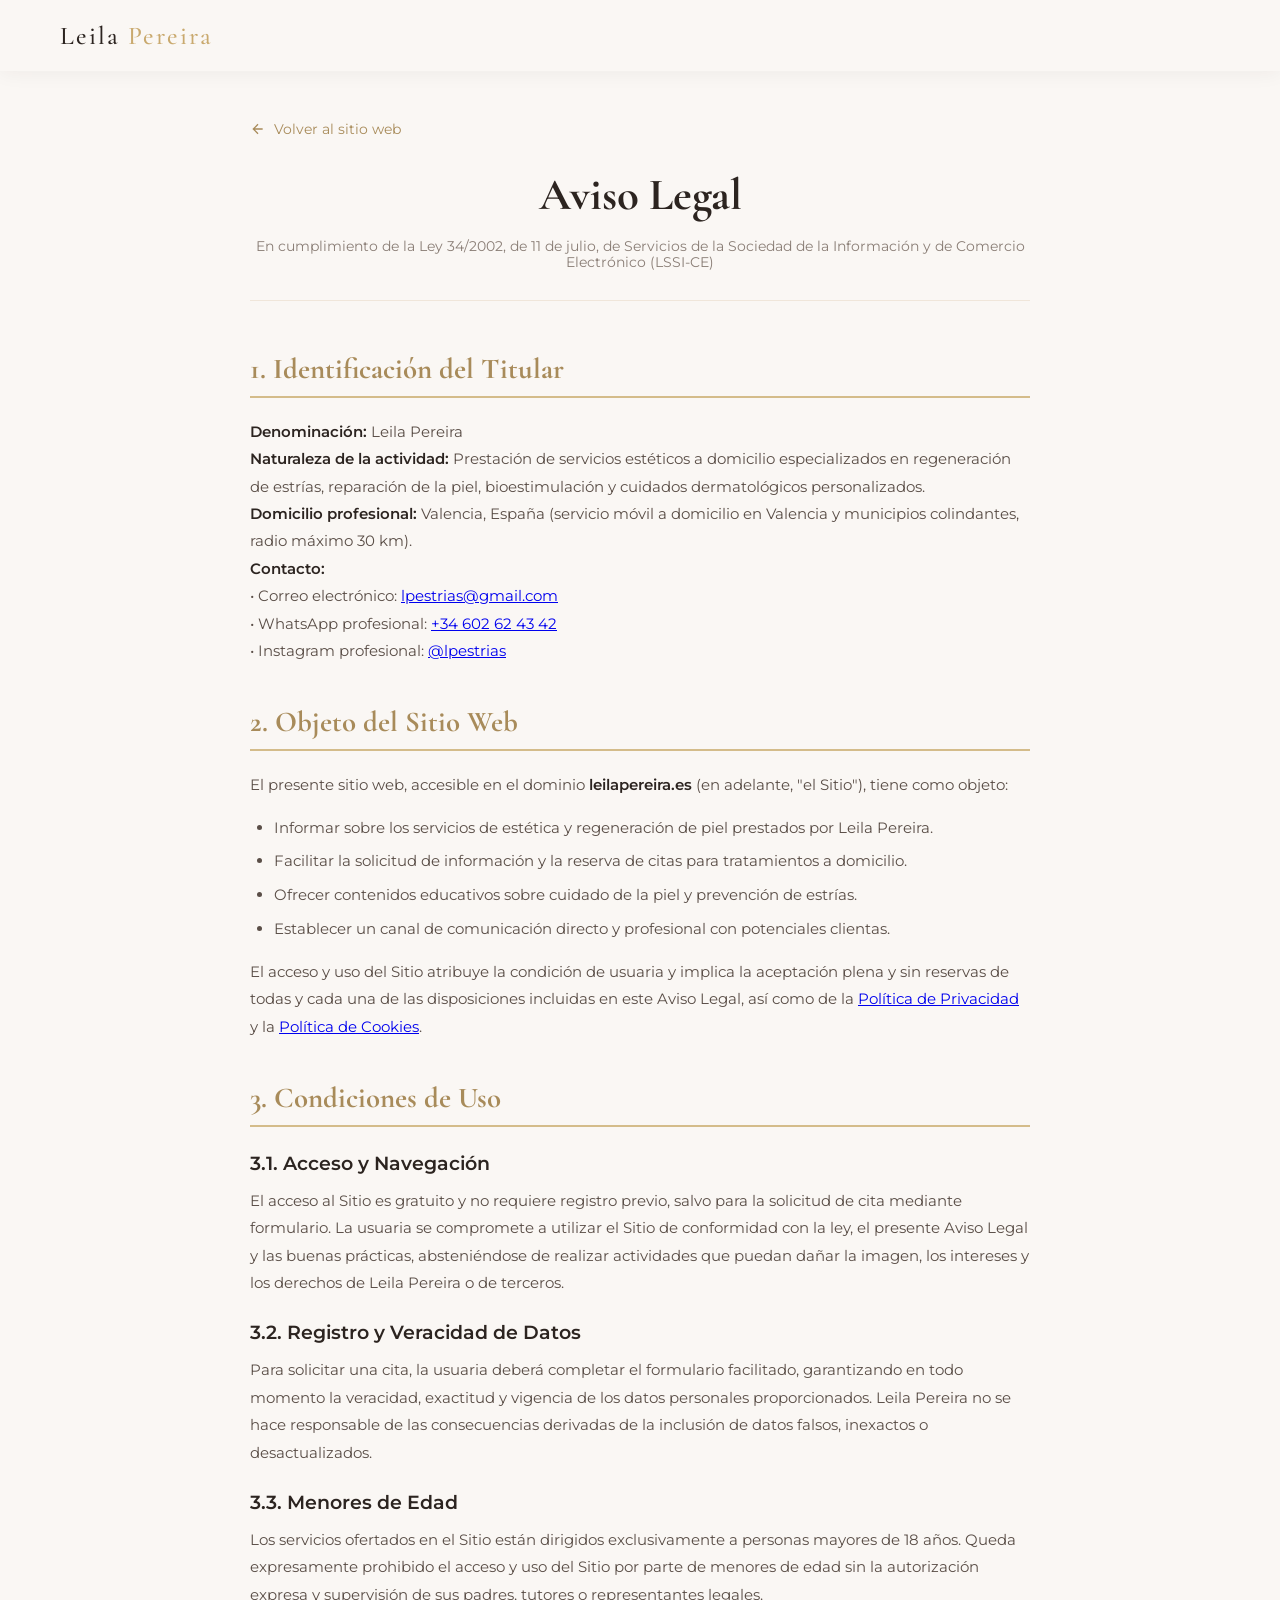
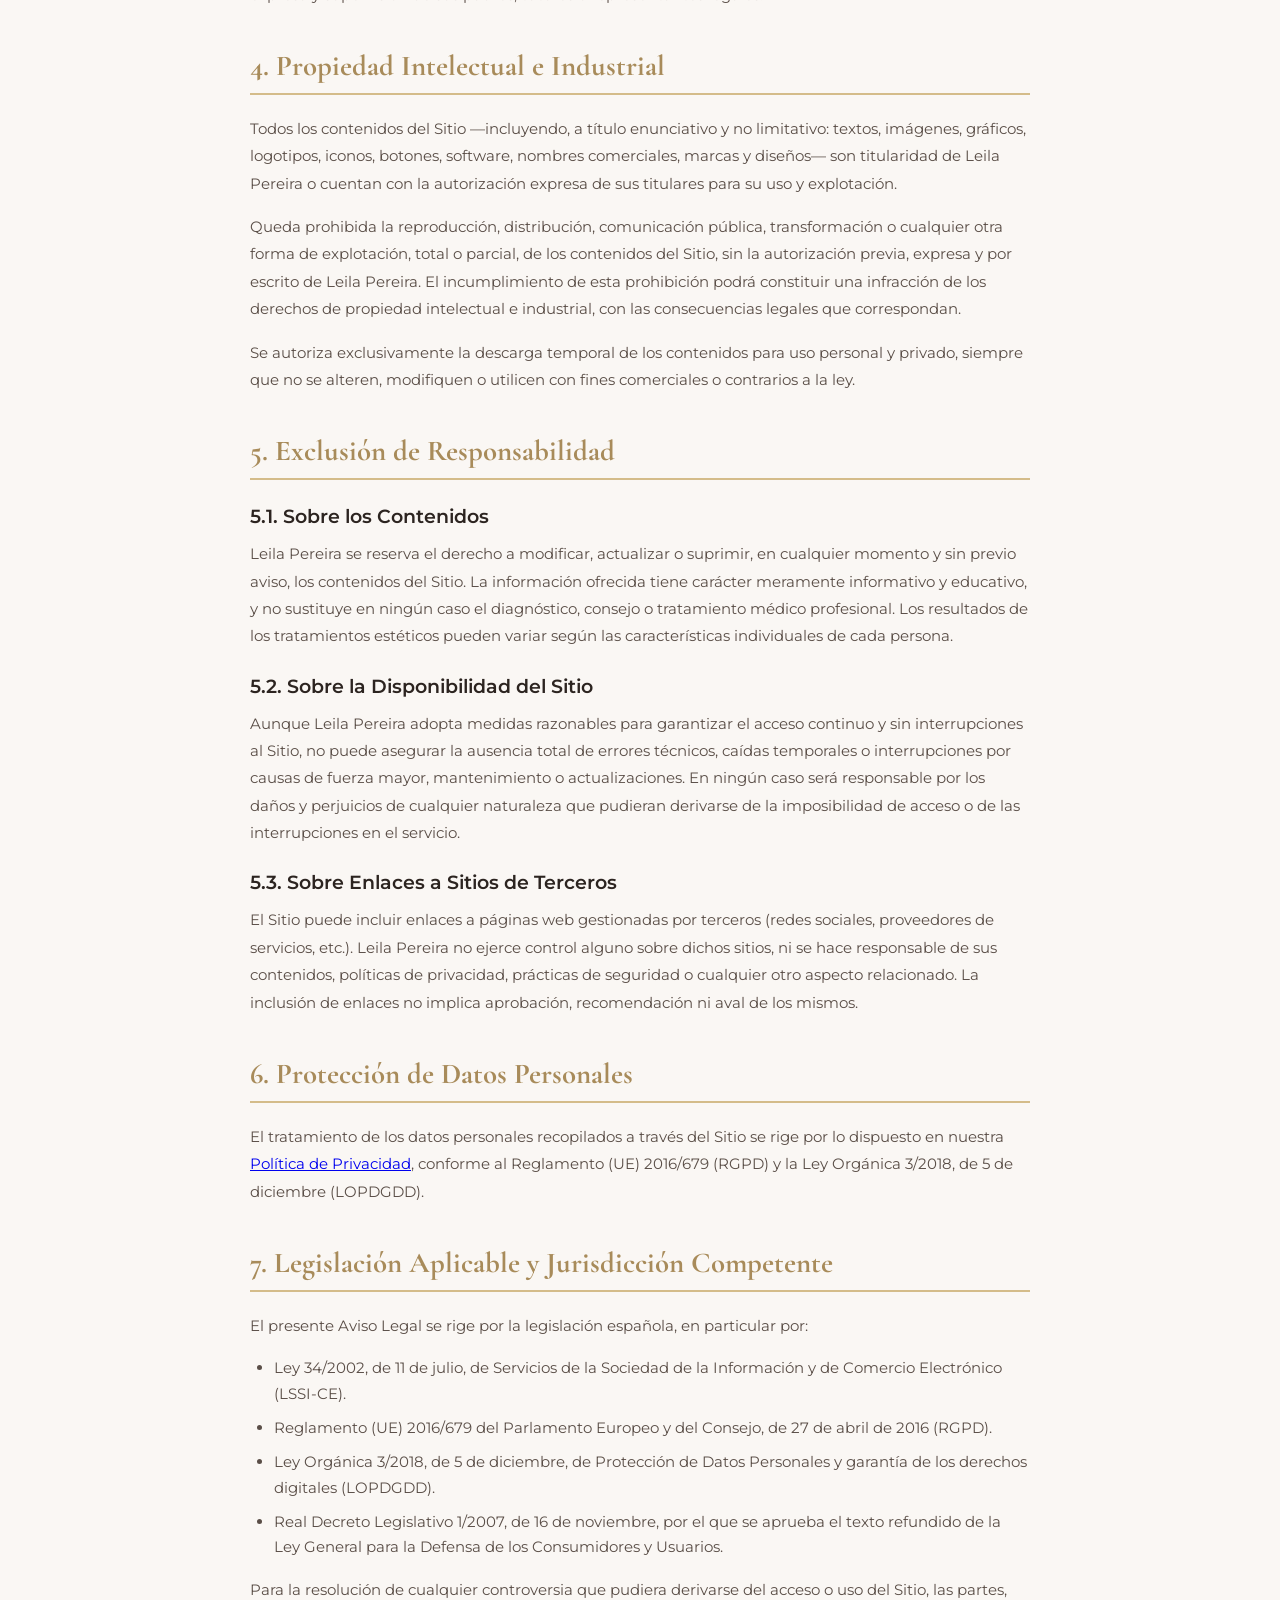
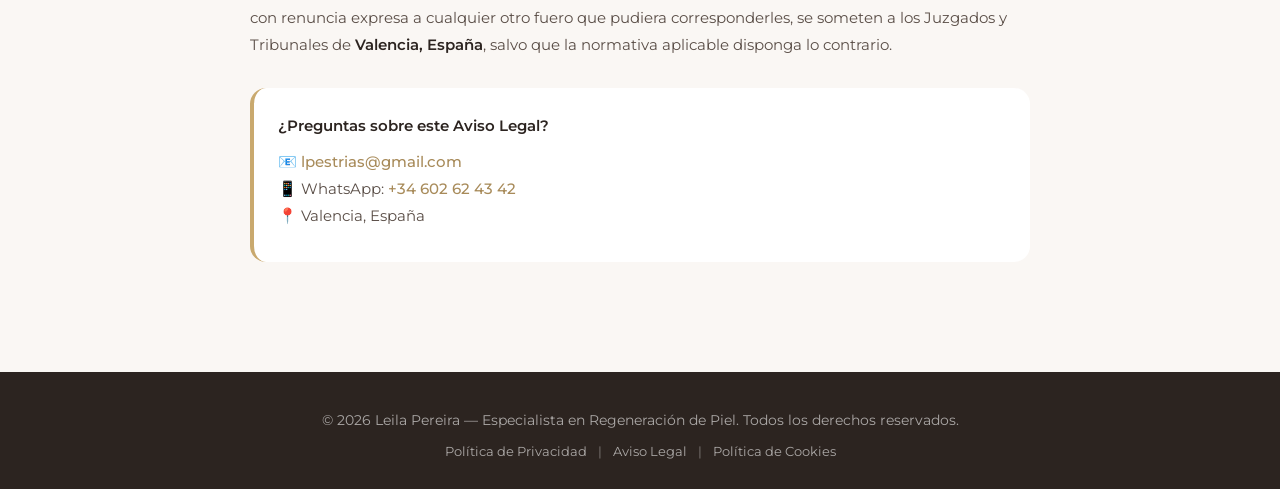
<file: legal/aviso-legal.html>
<!DOCTYPE html>
<html lang="es">
<head>
  <meta charset="UTF-8" />
  <meta name="viewport" content="width=device-width, initial-scale=1.0" />
  <title>Aviso Legal | Leila Pereira — Valencia</title>
  <meta name="description" content="Aviso Legal de Leila Pereira, especialista en regeneración de estrías y cuidado de la piel en Valencia. Cumplimiento LSSI-CE." />
  <meta name="robots" content="noindex, follow" />
  <link rel="preconnect" href="https://fonts.googleapis.com" />
  <link rel="preconnect" href="https://fonts.gstatic.com" crossorigin />
  <link href="https://fonts.googleapis.com/css2?family=Cormorant+Garamond:ital,wght@0,400;0,500;0,600&family=Montserrat:wght@300;400;500&display=swap" rel="stylesheet" />
  <link rel="stylesheet" href="../css/styles.css" />
  <style>
    .legal-page { max-width: 900px; margin: 0 auto; padding: 120px 60px 80px; background: var(--cream); }
    .legal-header { text-align: center; margin-bottom: 50px; padding-bottom: 30px; border-bottom: 1px solid var(--beige); }
    .legal-title { font-family: 'Cormorant Garamond', serif; font-size: 2.8rem; color: var(--text-dark); margin-bottom: 16px; }
    .legal-meta { font-size: 0.85rem; color: var(--text-light); }
    .legal-content h2 { font-family: 'Cormorant Garamond', serif; font-size: 1.8rem; color: var(--gold-dark); margin: 40px 0 20px; padding-bottom: 10px; border-bottom: 2px solid var(--gold-light); }
    .legal-content h3 { font-size: 1.2rem; color: var(--text-dark); margin: 24px 0 12px; font-weight: 600; }
    .legal-content p { font-size: 0.95rem; color: var(--text-medium); line-height: 1.8; margin-bottom: 16px; }
    .legal-content ul { margin: 16px 0; padding-left: 24px; }
    .legal-content li { font-size: 0.95rem; color: var(--text-medium); line-height: 1.7; margin-bottom: 8px; }
    .legal-content strong { color: var(--text-dark); font-weight: 600; }
    .legal-contact { background: var(--white); border-radius: 16px; padding: 24px; margin: 30px 0; border-left: 4px solid var(--gold); }
    .legal-contact p { margin-bottom: 8px; }
    .legal-contact a { color: var(--gold-dark); text-decoration: none; font-weight: 500; }
    .legal-contact a:hover { text-decoration: underline; }
    .back-link { display: inline-flex; align-items: center; gap: 8px; color: var(--gold-dark); text-decoration: none; font-size: 0.9rem; margin-bottom: 30px; transition: color 0.3s; }
    .back-link:hover { color: var(--gold); }
    .back-link svg { width: 16px; height: 16px; }
    @media (max-width: 992px) { .legal-page { padding: 100px 40px 60px; } }
    @media (max-width: 768px) { .legal-page { padding: 80px 30px 40px; } .legal-title { font-size: 2.2rem; } }
  </style>
</head>
<body>

  <!-- NAVBAR Simplificada -->
  <nav class="navbar" style="background: rgba(250,247,244,0.98); box-shadow: 0 1px 20px rgba(44,36,32,0.06);">
    <a href="../index.html" class="nav-brand">Leila <span>Pereira</span></a>
  </nav>

  <!-- CONTENIDO LEGAL -->
  <main class="legal-page">
    <a href="../index.html" class="back-link">
      <svg viewBox="0 0 24 24" fill="none" stroke="currentColor" stroke-width="2"><path d="M19 12H5M12 19l-7-7 7-7"/></svg>
      Volver al sitio web
    </a>

    <header class="legal-header">
      <h1 class="legal-title">Aviso Legal</h1>
      <p class="legal-meta">En cumplimiento de la Ley 34/2002, de 11 de julio, de Servicios de la Sociedad de la Información y de Comercio Electrónico (LSSI-CE)</p>
    </header>

    <article class="legal-content">

      <h2>1. Identificación del Titular</h2>
      <p><strong>Denominación:</strong> Leila Pereira<br>
      <strong>Naturaleza de la actividad:</strong> Prestación de servicios estéticos a domicilio especializados en regeneración de estrías, reparación de la piel, bioestimulación y cuidados dermatológicos personalizados.<br>
      <strong>Domicilio profesional:</strong> Valencia, España (servicio móvil a domicilio en Valencia y municipios colindantes, radio máximo 30 km).<br>
      <strong>Contacto:</strong><br>
      • Correo electrónico: <a href="mailto:lpestrias@gmail.com">lpestrias@gmail.com</a><br>
      • WhatsApp profesional: <a href="https://wa.me/34602624342" target="_blank">+34 602 62 43 42</a><br>
      • Instagram profesional: <a href="https://instagram.com/lpestrias" target="_blank">@lpestrias</a></p>

      <h2>2. Objeto del Sitio Web</h2>
      <p>El presente sitio web, accesible en el dominio <strong>leilapereira.es</strong> (en adelante, "el Sitio"), tiene como objeto:</p>
      <ul>
        <li>Informar sobre los servicios de estética y regeneración de piel prestados por Leila Pereira.</li>
        <li>Facilitar la solicitud de información y la reserva de citas para tratamientos a domicilio.</li>
        <li>Ofrecer contenidos educativos sobre cuidado de la piel y prevención de estrías.</li>
        <li>Establecer un canal de comunicación directo y profesional con potenciales clientas.</li>
      </ul>
      <p>El acceso y uso del Sitio atribuye la condición de usuaria y implica la aceptación plena y sin reservas de todas y cada una de las disposiciones incluidas en este Aviso Legal, así como de la <a href="politica-privacidad.html">Política de Privacidad</a> y la <a href="politica-cookies.html">Política de Cookies</a>.</p>

      <h2>3. Condiciones de Uso</h2>
      <h3>3.1. Acceso y Navegación</h3>
      <p>El acceso al Sitio es gratuito y no requiere registro previo, salvo para la solicitud de cita mediante formulario. La usuaria se compromete a utilizar el Sitio de conformidad con la ley, el presente Aviso Legal y las buenas prácticas, absteniéndose de realizar actividades que puedan dañar la imagen, los intereses y los derechos de Leila Pereira o de terceros.</p>

      <h3>3.2. Registro y Veracidad de Datos</h3>
      <p>Para solicitar una cita, la usuaria deberá completar el formulario facilitado, garantizando en todo momento la veracidad, exactitud y vigencia de los datos personales proporcionados. Leila Pereira no se hace responsable de las consecuencias derivadas de la inclusión de datos falsos, inexactos o desactualizados.</p>

      <h3>3.3. Menores de Edad</h3>
      <p>Los servicios ofertados en el Sitio están dirigidos exclusivamente a personas mayores de 18 años. Queda expresamente prohibido el acceso y uso del Sitio por parte de menores de edad sin la autorización expresa y supervisión de sus padres, tutores o representantes legales.</p>

      <h2>4. Propiedad Intelectual e Industrial</h2>
      <p>Todos los contenidos del Sitio —incluyendo, a título enunciativo y no limitativo: textos, imágenes, gráficos, logotipos, iconos, botones, software, nombres comerciales, marcas y diseños— son titularidad de Leila Pereira o cuentan con la autorización expresa de sus titulares para su uso y explotación.</p>
      <p>Queda prohibida la reproducción, distribución, comunicación pública, transformación o cualquier otra forma de explotación, total o parcial, de los contenidos del Sitio, sin la autorización previa, expresa y por escrito de Leila Pereira. El incumplimiento de esta prohibición podrá constituir una infracción de los derechos de propiedad intelectual e industrial, con las consecuencias legales que correspondan.</p>
      <p>Se autoriza exclusivamente la descarga temporal de los contenidos para uso personal y privado, siempre que no se alteren, modifiquen o utilicen con fines comerciales o contrarios a la ley.</p>

      <h2>5. Exclusión de Responsabilidad</h2>
      <h3>5.1. Sobre los Contenidos</h3>
      <p>Leila Pereira se reserva el derecho a modificar, actualizar o suprimir, en cualquier momento y sin previo aviso, los contenidos del Sitio. La información ofrecida tiene carácter meramente informativo y educativo, y no sustituye en ningún caso el diagnóstico, consejo o tratamiento médico profesional. Los resultados de los tratamientos estéticos pueden variar según las características individuales de cada persona.</p>

      <h3>5.2. Sobre la Disponibilidad del Sitio</h3>
      <p>Aunque Leila Pereira adopta medidas razonables para garantizar el acceso continuo y sin interrupciones al Sitio, no puede asegurar la ausencia total de errores técnicos, caídas temporales o interrupciones por causas de fuerza mayor, mantenimiento o actualizaciones. En ningún caso será responsable por los daños y perjuicios de cualquier naturaleza que pudieran derivarse de la imposibilidad de acceso o de las interrupciones en el servicio.</p>

      <h3>5.3. Sobre Enlaces a Sitios de Terceros</h3>
      <p>El Sitio puede incluir enlaces a páginas web gestionadas por terceros (redes sociales, proveedores de servicios, etc.). Leila Pereira no ejerce control alguno sobre dichos sitios, ni se hace responsable de sus contenidos, políticas de privacidad, prácticas de seguridad o cualquier otro aspecto relacionado. La inclusión de enlaces no implica aprobación, recomendación ni aval de los mismos.</p>

      <h2>6. Protección de Datos Personales</h2>
      <p>El tratamiento de los datos personales recopilados a través del Sitio se rige por lo dispuesto en nuestra <a href="politica-privacidad.html">Política de Privacidad</a>, conforme al Reglamento (UE) 2016/679 (RGPD) y la Ley Orgánica 3/2018, de 5 de diciembre (LOPDGDD).</p>

      <h2>7. Legislación Aplicable y Jurisdicción Competente</h2>
      <p>El presente Aviso Legal se rige por la legislación española, en particular por:</p>
      <ul>
        <li>Ley 34/2002, de 11 de julio, de Servicios de la Sociedad de la Información y de Comercio Electrónico (LSSI-CE).</li>
        <li>Reglamento (UE) 2016/679 del Parlamento Europeo y del Consejo, de 27 de abril de 2016 (RGPD).</li>
        <li>Ley Orgánica 3/2018, de 5 de diciembre, de Protección de Datos Personales y garantía de los derechos digitales (LOPDGDD).</li>
        <li>Real Decreto Legislativo 1/2007, de 16 de noviembre, por el que se aprueba el texto refundido de la Ley General para la Defensa de los Consumidores y Usuarios.</li>
      </ul>
      <p>Para la resolución de cualquier controversia que pudiera derivarse del acceso o uso del Sitio, las partes, con renuncia expresa a cualquier otro fuero que pudiera corresponderles, se someten a los Juzgados y Tribunales de <strong>Valencia, España</strong>, salvo que la normativa aplicable disponga lo contrario.</p>

      <div class="legal-contact">
        <p><strong>¿Preguntas sobre este Aviso Legal?</strong></p>
        <p>📧 <a href="mailto:lpestrias@gmail.com">lpestrias@gmail.com</a><br>
        📱 WhatsApp: <a href="https://wa.me/34602624342" target="_blank">+34 602 62 43 42</a><br>
        📍 Valencia, España</p>
      </div>

    </article>
  </main>

  <!-- FOOTER Legal -->
  <footer style="background: var(--text-dark); color: var(--white); padding: 40px 60px 30px; text-align: center;">
    <p style="font-size: 0.85rem; color: rgba(255,255,255,0.6); margin-bottom: 16px;">
      © 2026 Leila Pereira — Especialista en Regeneración de Piel. Todos los derechos reservados.
    </p>
    <p style="font-size: 0.8rem; color: rgba(255,255,255,0.4);">
      <a href="politica-privacidad.html" style="color: rgba(255,255,255,0.6); text-decoration: none; margin: 0 8px;">Política de Privacidad</a> |
      <a href="aviso-legal.html" style="color: rgba(255,255,255,0.6); text-decoration: none; margin: 0 8px;">Aviso Legal</a> |
      <a href="politica-cookies.html" style="color: rgba(255,255,255,0.6); text-decoration: none; margin: 0 8px;">Política de Cookies</a>
    </p>
  </footer>

</body>
</html>
</file>
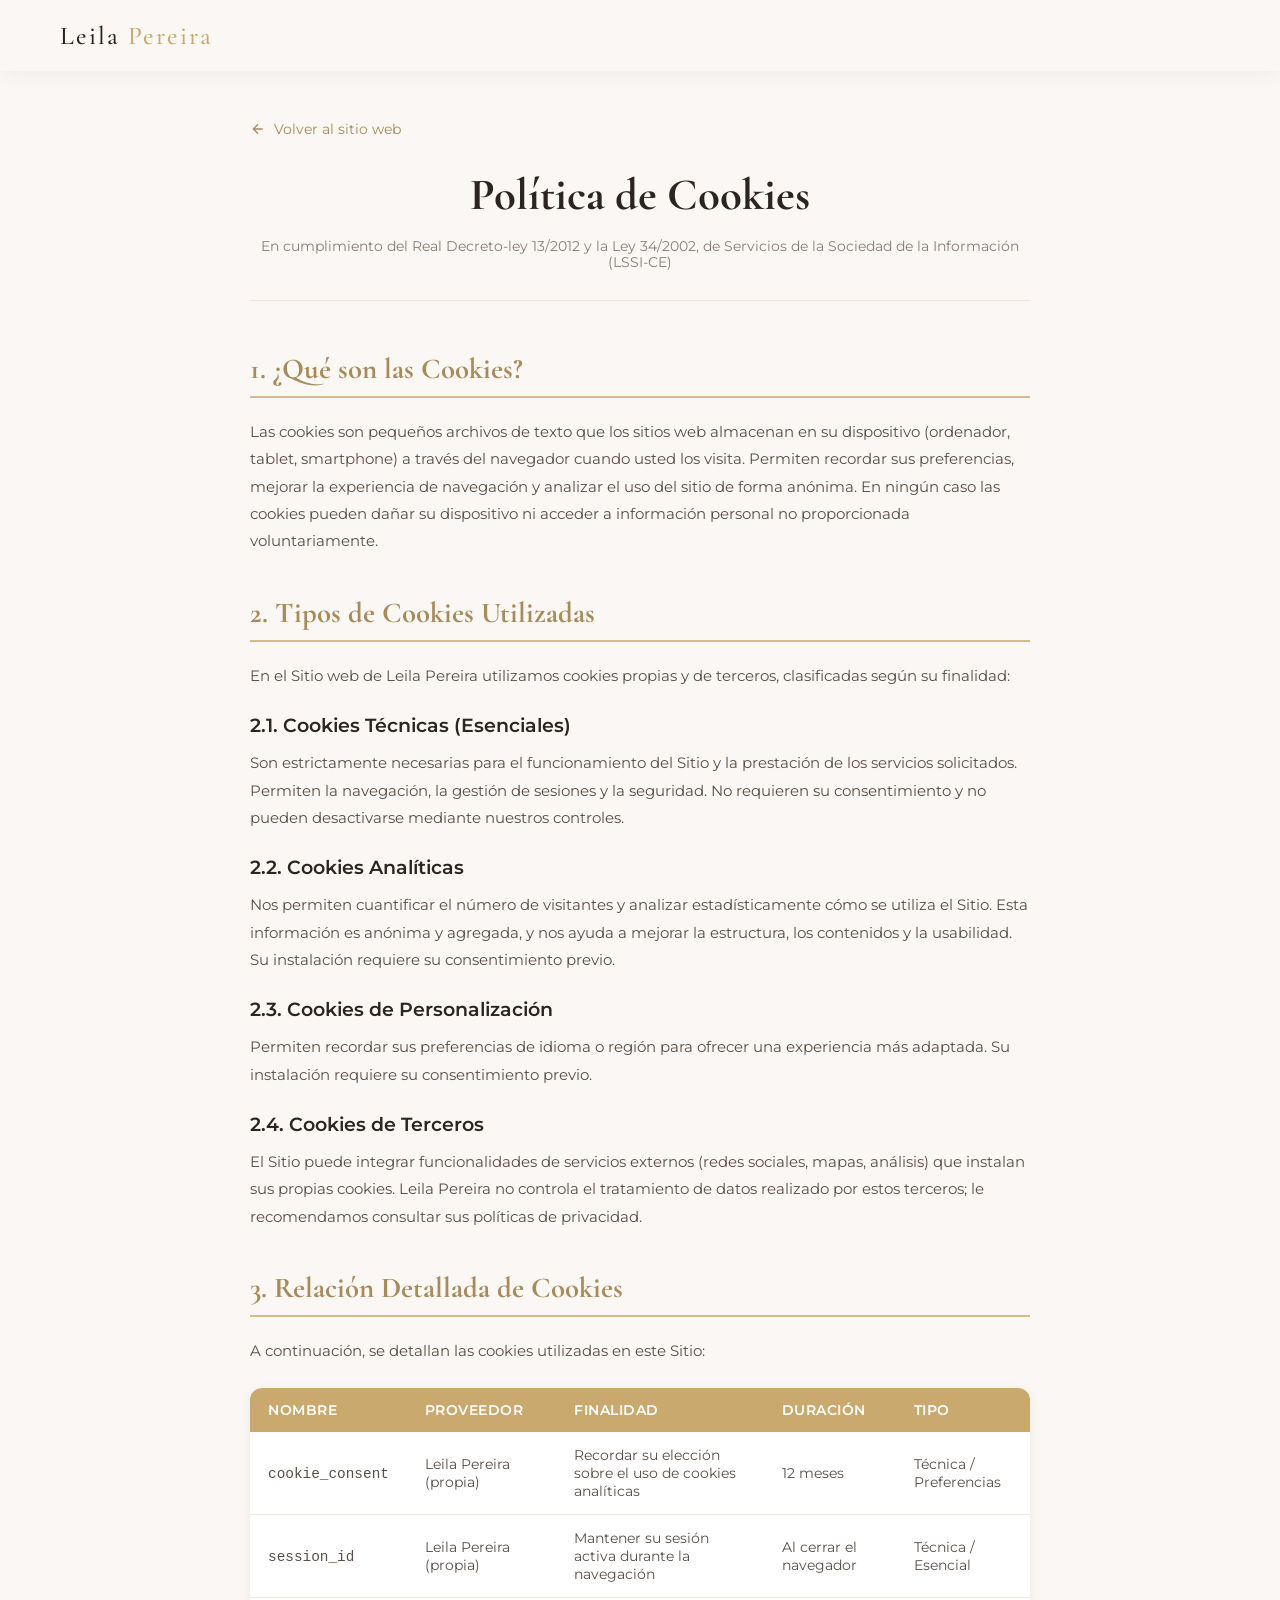
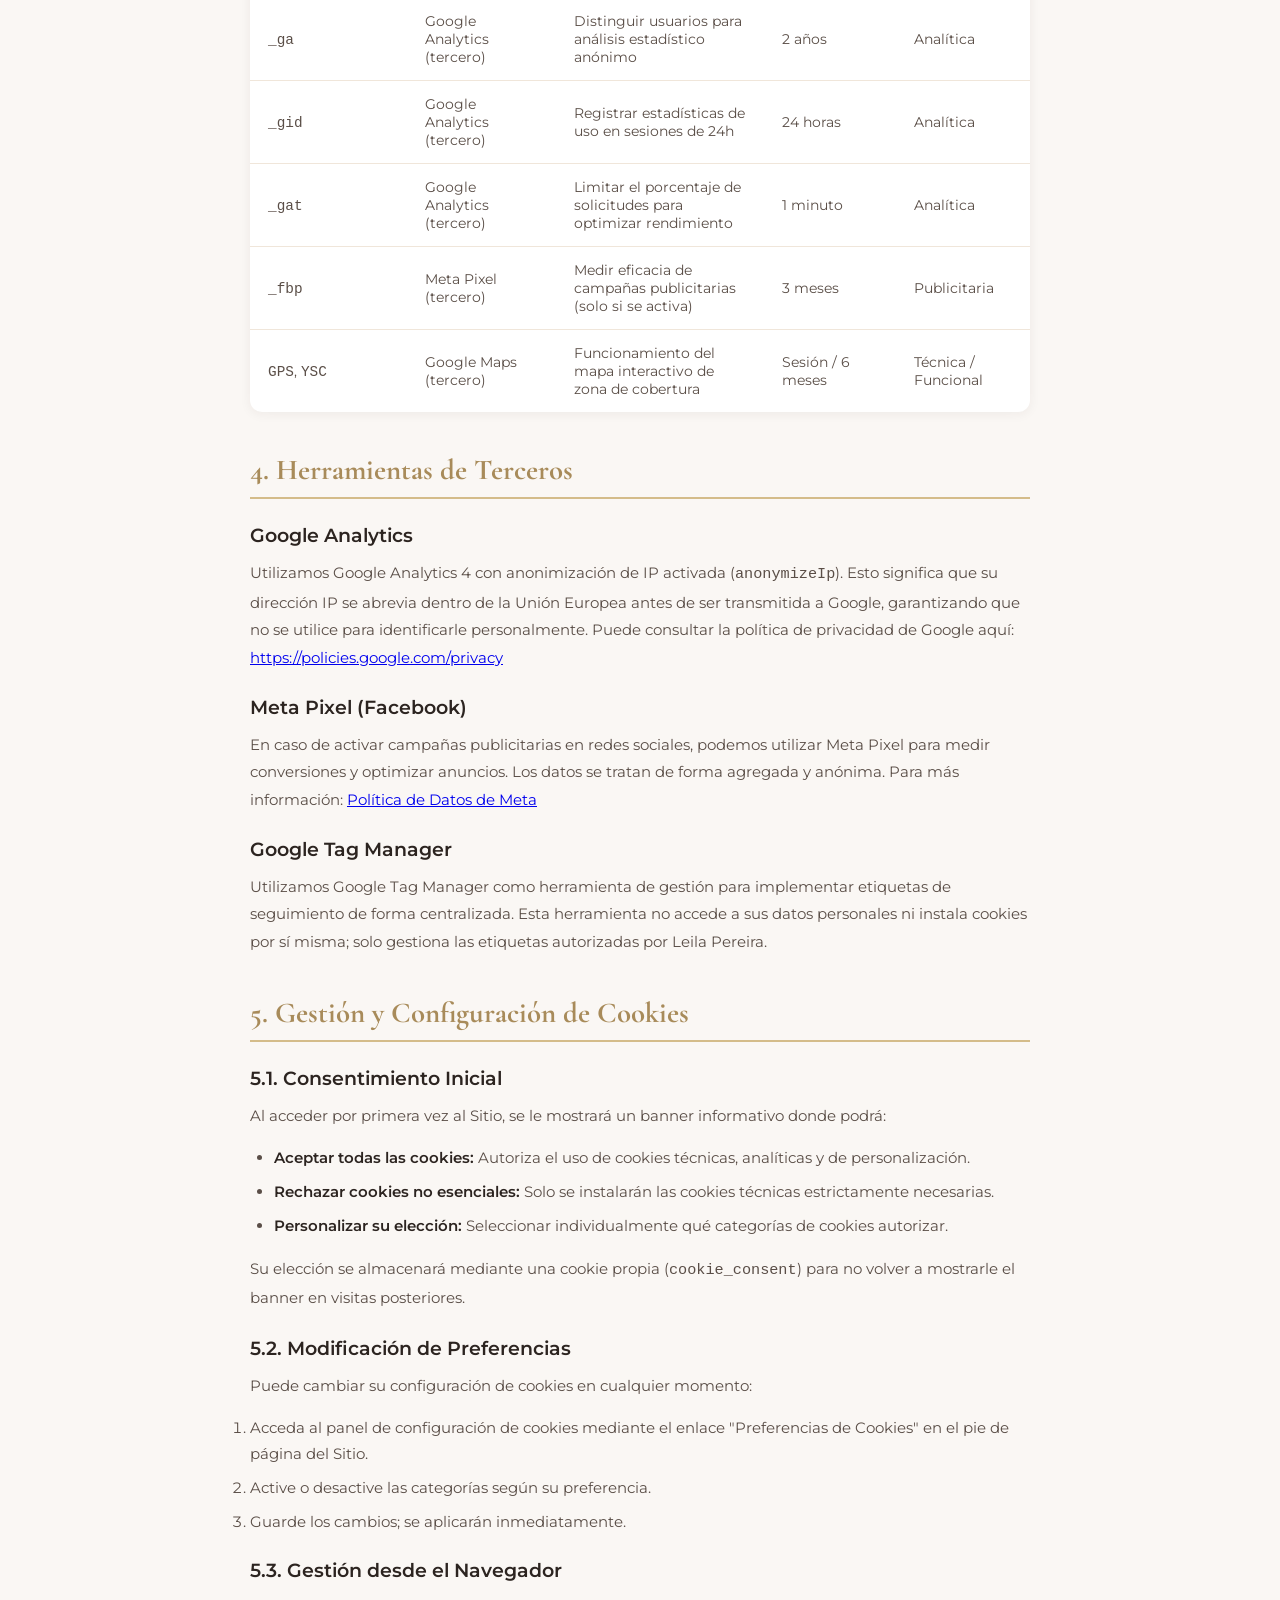
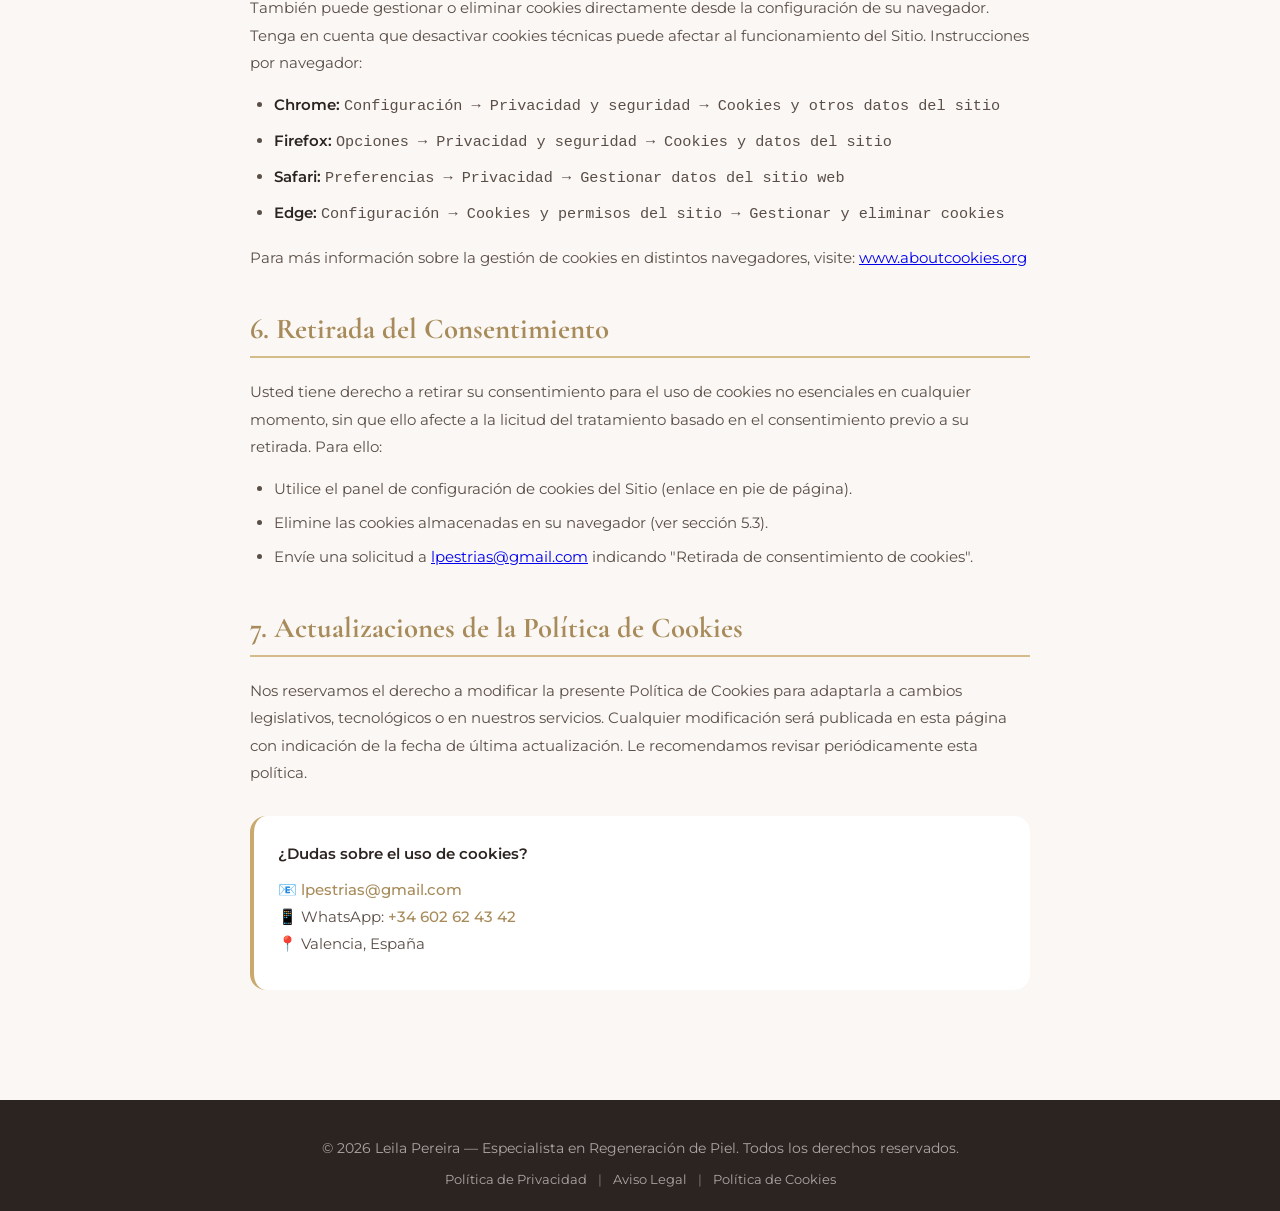
<file: legal/politica-cookies.html>
<!DOCTYPE html>
<html lang="es">
<head>
  <meta charset="UTF-8" />
  <meta name="viewport" content="width=device-width, initial-scale=1.0" />
  <title>Política de Cookies | Leila Pereira — Valencia</title>
  <meta name="description" content="Política de Cookies de Leila Pereira, especialista en regeneración de estrías y cuidado de la piel en Valencia. Gestión y configuración de cookies." />
  <meta name="robots" content="noindex, follow" />
  <link rel="preconnect" href="https://fonts.googleapis.com" />
  <link rel="preconnect" href="https://fonts.gstatic.com" crossorigin />
  <link href="https://fonts.googleapis.com/css2?family=Cormorant+Garamond:ital,wght@0,400;0,500;0,600&family=Montserrat:wght@300;400;500&display=swap" rel="stylesheet" />
  <link rel="stylesheet" href="../css/styles.css" />
  <style>
    .legal-page { max-width: 900px; margin: 0 auto; padding: 120px 60px 80px; background: var(--cream); }
    .legal-header { text-align: center; margin-bottom: 50px; padding-bottom: 30px; border-bottom: 1px solid var(--beige); }
    .legal-title { font-family: 'Cormorant Garamond', serif; font-size: 2.8rem; color: var(--text-dark); margin-bottom: 16px; }
    .legal-meta { font-size: 0.85rem; color: var(--text-light); }
    .legal-content h2 { font-family: 'Cormorant Garamond', serif; font-size: 1.8rem; color: var(--gold-dark); margin: 40px 0 20px; padding-bottom: 10px; border-bottom: 2px solid var(--gold-light); }
    .legal-content h3 { font-size: 1.2rem; color: var(--text-dark); margin: 24px 0 12px; font-weight: 600; }
    .legal-content p { font-size: 0.95rem; color: var(--text-medium); line-height: 1.8; margin-bottom: 16px; }
    .legal-content ul { margin: 16px 0; padding-left: 24px; }
    .legal-content li { font-size: 0.95rem; color: var(--text-medium); line-height: 1.7; margin-bottom: 8px; }
    .legal-content strong { color: var(--text-dark); font-weight: 600; }
    .cookies-table { width: 100%; border-collapse: collapse; margin: 24px 0; background: var(--white); border-radius: 12px; overflow: hidden; box-shadow: 0 2px 12px rgba(44,36,32,0.06); }
    .cookies-table th { background: var(--gold); color: var(--white); font-weight: 600; text-align: left; padding: 14px 18px; font-size: 0.85rem; text-transform: uppercase; letter-spacing: 0.5px; }
    .cookies-table td { padding: 14px 18px; border-bottom: 1px solid var(--beige); font-size: 0.9rem; color: var(--text-medium); }
    .cookies-table tr:last-child td { border-bottom: none; }
    .cookies-table tr:hover { background: var(--beige-light); }
    .legal-contact { background: var(--white); border-radius: 16px; padding: 24px; margin: 30px 0; border-left: 4px solid var(--gold); }
    .legal-contact p { margin-bottom: 8px; }
    .legal-contact a { color: var(--gold-dark); text-decoration: none; font-weight: 500; }
    .legal-contact a:hover { text-decoration: underline; }
    .back-link { display: inline-flex; align-items: center; gap: 8px; color: var(--gold-dark); text-decoration: none; font-size: 0.9rem; margin-bottom: 30px; transition: color 0.3s; }
    .back-link:hover { color: var(--gold); }
    .back-link svg { width: 16px; height: 16px; }
    @media (max-width: 992px) { .legal-page { padding: 100px 40px 60px; } .cookies-table { font-size: 0.85rem; } }
    @media (max-width: 768px) { .legal-page { padding: 80px 30px 40px; } .legal-title { font-size: 2.2rem; } .cookies-table th, .cookies-table td { padding: 10px 12px; } }
  </style>
</head>
<body>

  <!-- NAVBAR Simplificada -->
  <nav class="navbar" style="background: rgba(250,247,244,0.98); box-shadow: 0 1px 20px rgba(44,36,32,0.06);">
    <a href="../index.html" class="nav-brand">Leila <span>Pereira</span></a>
  </nav>

  <!-- CONTENIDO LEGAL -->
  <main class="legal-page">
    <a href="../index.html" class="back-link">
      <svg viewBox="0 0 24 24" fill="none" stroke="currentColor" stroke-width="2"><path d="M19 12H5M12 19l-7-7 7-7"/></svg>
      Volver al sitio web
    </a>

    <header class="legal-header">
      <h1 class="legal-title">Política de Cookies</h1>
      <p class="legal-meta">En cumplimiento del Real Decreto-ley 13/2012 y la Ley 34/2002, de Servicios de la Sociedad de la Información (LSSI-CE)</p>
    </header>

    <article class="legal-content">

      <h2>1. ¿Qué son las Cookies?</h2>
      <p>Las cookies son pequeños archivos de texto que los sitios web almacenan en su dispositivo (ordenador, tablet, smartphone) a través del navegador cuando usted los visita. Permiten recordar sus preferencias, mejorar la experiencia de navegación y analizar el uso del sitio de forma anónima. En ningún caso las cookies pueden dañar su dispositivo ni acceder a información personal no proporcionada voluntariamente.</p>

      <h2>2. Tipos de Cookies Utilizadas</h2>
      <p>En el Sitio web de Leila Pereira utilizamos cookies propias y de terceros, clasificadas según su finalidad:</p>

      <h3>2.1. Cookies Técnicas (Esenciales)</h3>
      <p>Son estrictamente necesarias para el funcionamiento del Sitio y la prestación de los servicios solicitados. Permiten la navegación, la gestión de sesiones y la seguridad. No requieren su consentimiento y no pueden desactivarse mediante nuestros controles.</p>

      <h3>2.2. Cookies Analíticas</h3>
      <p>Nos permiten cuantificar el número de visitantes y analizar estadísticamente cómo se utiliza el Sitio. Esta información es anónima y agregada, y nos ayuda a mejorar la estructura, los contenidos y la usabilidad. Su instalación requiere su consentimiento previo.</p>

      <h3>2.3. Cookies de Personalización</h3>
      <p>Permiten recordar sus preferencias de idioma o región para ofrecer una experiencia más adaptada. Su instalación requiere su consentimiento previo.</p>

      <h3>2.4. Cookies de Terceros</h3>
      <p>El Sitio puede integrar funcionalidades de servicios externos (redes sociales, mapas, análisis) que instalan sus propias cookies. Leila Pereira no controla el tratamiento de datos realizado por estos terceros; le recomendamos consultar sus políticas de privacidad.</p>

      <h2>3. Relación Detallada de Cookies</h2>
      <p>A continuación, se detallan las cookies utilizadas en este Sitio:</p>

      <table class="cookies-table">
        <thead>
          <tr>
            <th>Nombre</th>
            <th>Proveedor</th>
            <th>Finalidad</th>
            <th>Duración</th>
            <th>Tipo</th>
          </tr>
        </thead>
        <tbody>
          <tr>
            <td><code>cookie_consent</code></td>
            <td>Leila Pereira (propia)</td>
            <td>Recordar su elección sobre el uso de cookies analíticas</td>
            <td>12 meses</td>
            <td>Técnica / Preferencias</td>
          </tr>
          <tr>
            <td><code>session_id</code></td>
            <td>Leila Pereira (propia)</td>
            <td>Mantener su sesión activa durante la navegación</td>
            <td>Al cerrar el navegador</td>
            <td>Técnica / Esencial</td>
          </tr>
          <tr>
            <td><code>_ga</code></td>
            <td>Google Analytics (tercero)</td>
            <td>Distinguir usuarios para análisis estadístico anónimo</td>
            <td>2 años</td>
            <td>Analítica</td>
          </tr>
          <tr>
            <td><code>_gid</code></td>
            <td>Google Analytics (tercero)</td>
            <td>Registrar estadísticas de uso en sesiones de 24h</td>
            <td>24 horas</td>
            <td>Analítica</td>
          </tr>
          <tr>
            <td><code>_gat</code></td>
            <td>Google Analytics (tercero)</td>
            <td>Limitar el porcentaje de solicitudes para optimizar rendimiento</td>
            <td>1 minuto</td>
            <td>Analítica</td>
          </tr>
          <tr>
            <td><code>_fbp</code></td>
            <td>Meta Pixel (tercero)</td>
            <td>Medir eficacia de campañas publicitarias (solo si se activa)</td>
            <td>3 meses</td>
            <td>Publicitaria</td>
          </tr>
          <tr>
            <td><code>GPS</code>, <code>YSC</code></td>
            <td>Google Maps (tercero)</td>
            <td>Funcionamiento del mapa interactivo de zona de cobertura</td>
            <td>Sesión / 6 meses</td>
            <td>Técnica / Funcional</td>
          </tr>
        </tbody>
      </table>

      <h2>4. Herramientas de Terceros</h2>
      <h3>Google Analytics</h3>
      <p>Utilizamos Google Analytics 4 con anonimización de IP activada (<code>anonymizeIp</code>). Esto significa que su dirección IP se abrevia dentro de la Unión Europea antes de ser transmitida a Google, garantizando que no se utilice para identificarle personalmente. Puede consultar la política de privacidad de Google aquí: <a href="https://policies.google.com/privacy" target="_blank">https://policies.google.com/privacy</a></p>

      <h3>Meta Pixel (Facebook)</h3>
      <p>En caso de activar campañas publicitarias en redes sociales, podemos utilizar Meta Pixel para medir conversiones y optimizar anuncios. Los datos se tratan de forma agregada y anónima. Para más información: <a href="https://www.facebook.com/policy.php" target="_blank">Política de Datos de Meta</a></p>

      <h3>Google Tag Manager</h3>
      <p>Utilizamos Google Tag Manager como herramienta de gestión para implementar etiquetas de seguimiento de forma centralizada. Esta herramienta no accede a sus datos personales ni instala cookies por sí misma; solo gestiona las etiquetas autorizadas por Leila Pereira.</p>

      <h2>5. Gestión y Configuración de Cookies</h2>
      <h3>5.1. Consentimiento Inicial</h3>
      <p>Al acceder por primera vez al Sitio, se le mostrará un banner informativo donde podrá:</p>
      <ul>
        <li><strong>Aceptar todas las cookies:</strong> Autoriza el uso de cookies técnicas, analíticas y de personalización.</li>
        <li><strong>Rechazar cookies no esenciales:</strong> Solo se instalarán las cookies técnicas estrictamente necesarias.</li>
        <li><strong>Personalizar su elección:</strong> Seleccionar individualmente qué categorías de cookies autorizar.</li>
      </ul>
      <p>Su elección se almacenará mediante una cookie propia (<code>cookie_consent</code>) para no volver a mostrarle el banner en visitas posteriores.</p>

      <h3>5.2. Modificación de Preferencias</h3>
      <p>Puede cambiar su configuración de cookies en cualquier momento:</p>
      <ol>
        <li>Acceda al panel de configuración de cookies mediante el enlace "Preferencias de Cookies" en el pie de página del Sitio.</li>
        <li>Active o desactive las categorías según su preferencia.</li>
        <li>Guarde los cambios; se aplicarán inmediatamente.</li>
      </ol>

      <h3>5.3. Gestión desde el Navegador</h3>
      <p>También puede gestionar o eliminar cookies directamente desde la configuración de su navegador. Tenga en cuenta que desactivar cookies técnicas puede afectar al funcionamiento del Sitio. Instrucciones por navegador:</p>
      <ul>
        <li><strong>Chrome:</strong> <code>Configuración → Privacidad y seguridad → Cookies y otros datos del sitio</code></li>
        <li><strong>Firefox:</strong> <code>Opciones → Privacidad y seguridad → Cookies y datos del sitio</code></li>
        <li><strong>Safari:</strong> <code>Preferencias → Privacidad → Gestionar datos del sitio web</code></li>
        <li><strong>Edge:</strong> <code>Configuración → Cookies y permisos del sitio → Gestionar y eliminar cookies</code></li>
      </ul>
      <p>Para más información sobre la gestión de cookies en distintos navegadores, visite: <a href="https://www.aboutcookies.org" target="_blank">www.aboutcookies.org</a></p>

      <h2>6. Retirada del Consentimiento</h2>
      <p>Usted tiene derecho a retirar su consentimiento para el uso de cookies no esenciales en cualquier momento, sin que ello afecte a la licitud del tratamiento basado en el consentimiento previo a su retirada. Para ello:</p>
      <ul>
        <li>Utilice el panel de configuración de cookies del Sitio (enlace en pie de página).</li>
        <li>Elimine las cookies almacenadas en su navegador (ver sección 5.3).</li>
        <li>Envíe una solicitud a <a href="mailto:lpestrias@gmail.com">lpestrias@gmail.com</a> indicando "Retirada de consentimiento de cookies".</li>
      </ul>

      <h2>7. Actualizaciones de la Política de Cookies</h2>
      <p>Nos reservamos el derecho a modificar la presente Política de Cookies para adaptarla a cambios legislativos, tecnológicos o en nuestros servicios. Cualquier modificación será publicada en esta página con indicación de la fecha de última actualización. Le recomendamos revisar periódicamente esta política.</p>

      <div class="legal-contact">
        <p><strong>¿Dudas sobre el uso de cookies?</strong></p>
        <p>📧 <a href="mailto:lpestrias@gmail.com">lpestrias@gmail.com</a><br>
        📱 WhatsApp: <a href="https://wa.me/34602624342" target="_blank">+34 602 62 43 42</a><br>
        📍 Valencia, España</p>
      </div>

    </article>
  </main>

  <!-- FOOTER Legal -->
  <footer style="background: var(--text-dark); color: var(--white); padding: 40px 60px 30px; text-align: center;">
    <p style="font-size: 0.85rem; color: rgba(255,255,255,0.6); margin-bottom: 16px;">
      © 2026 Leila Pereira — Especialista en Regeneración de Piel. Todos los derechos reservados.
    </p>
    <p style="font-size: 0.8rem; color: rgba(255,255,255,0.4);">
      <a href="politica-privacidad.html" style="color: rgba(255,255,255,0.6); text-decoration: none; margin: 0 8px;">Política de Privacidad</a> |
      <a href="aviso-legal.html" style="color: rgba(255,255,255,0.6); text-decoration: none; margin: 0 8px;">Aviso Legal</a> |
      <a href="politica-cookies.html" style="color: rgba(255,255,255,0.6); text-decoration: none; margin: 0 8px;">Política de Cookies</a>
    </p>
  </footer>

</body>
</html>
</file>
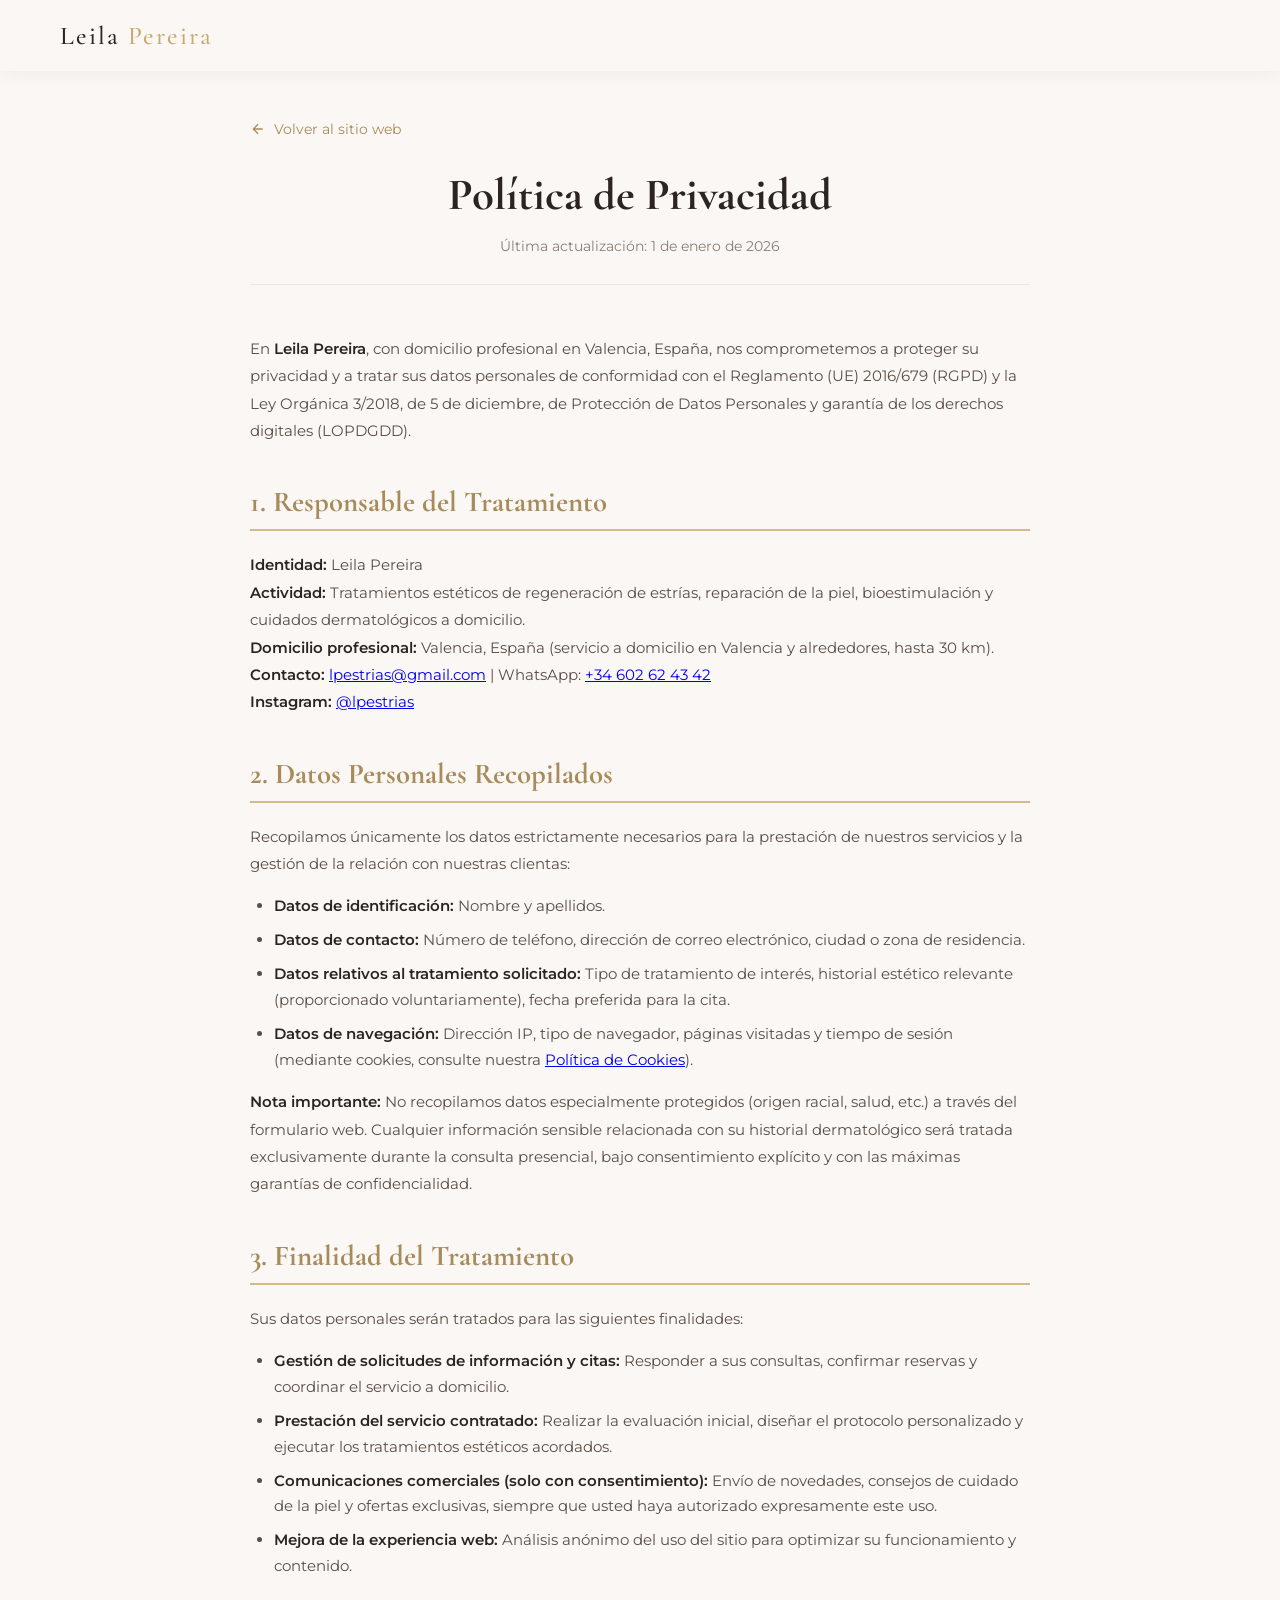
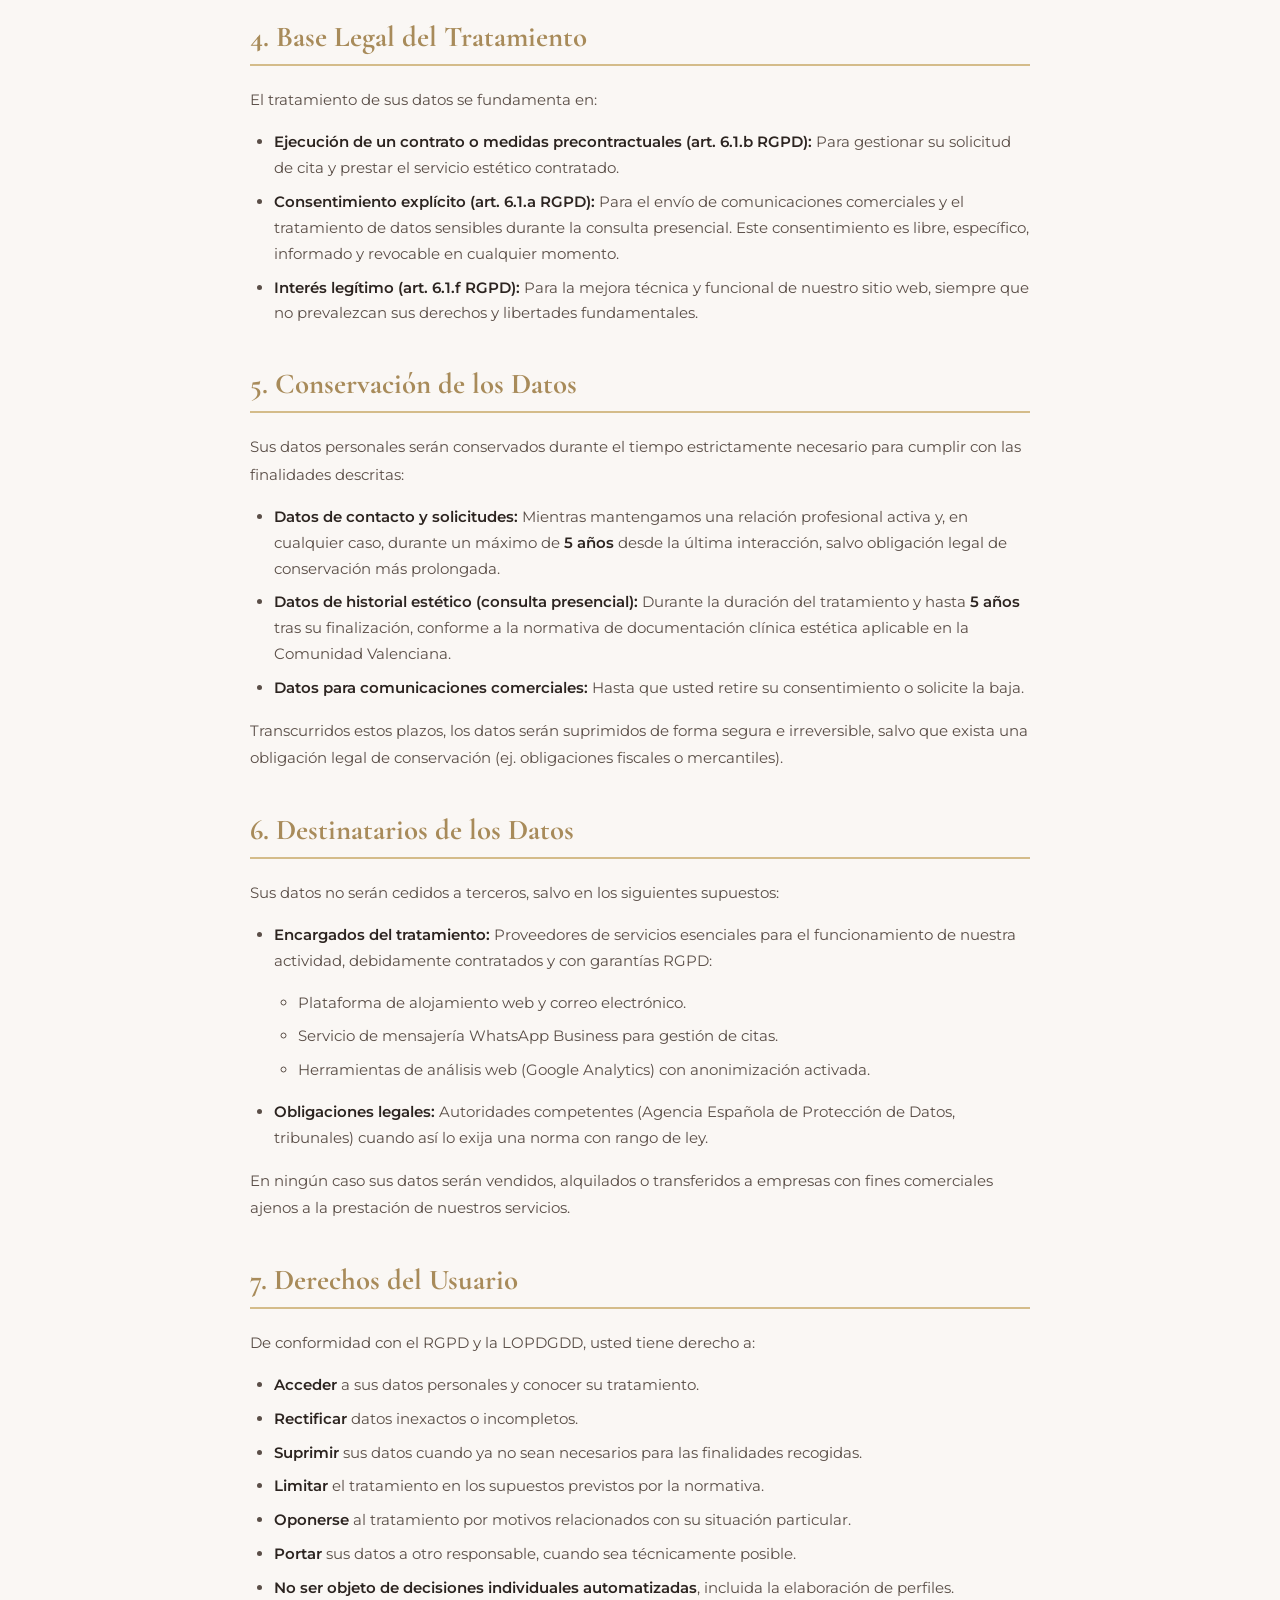
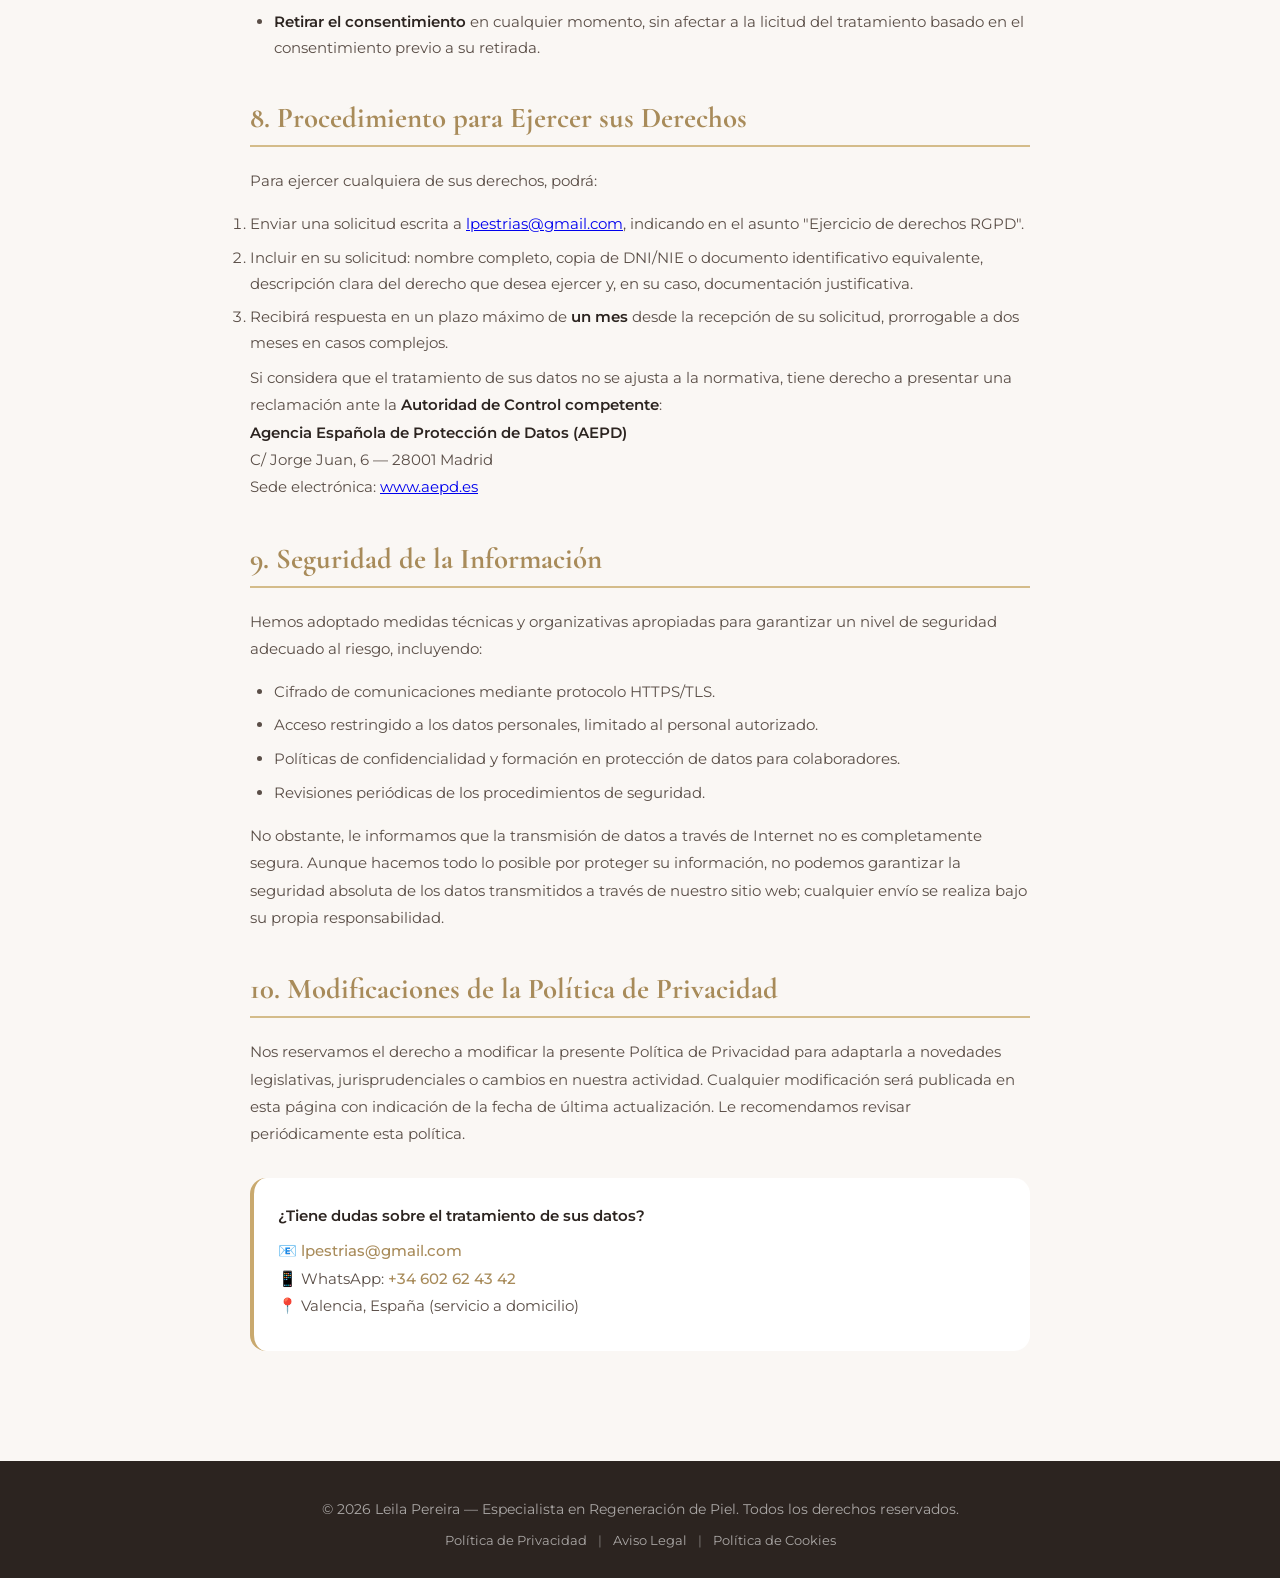
<file: legal/politica-privacidad.html>
<!DOCTYPE html>
<html lang="es">
<head>
  <meta charset="UTF-8" />
  <meta name="viewport" content="width=device-width, initial-scale=1.0" />
  <title>Política de Privacidad | Leila Pereira — Valencia</title>
  <meta name="description" content="Política de Privacidad de Leila Pereira, especialista en regeneración de estrías y cuidado de la piel en Valencia. Cumplimiento RGPD y LOPDGDD." />
  <meta name="robots" content="noindex, follow" />
  <link rel="preconnect" href="https://fonts.googleapis.com" />
  <link rel="preconnect" href="https://fonts.gstatic.com" crossorigin />
  <link href="https://fonts.googleapis.com/css2?family=Cormorant+Garamond:ital,wght@0,400;0,500;0,600&family=Montserrat:wght@300;400;500&display=swap" rel="stylesheet" />
  <link rel="stylesheet" href="../css/styles.css" />
  <style>
    .legal-page { max-width: 900px; margin: 0 auto; padding: 120px 60px 80px; background: var(--cream); }
    .legal-header { text-align: center; margin-bottom: 50px; padding-bottom: 30px; border-bottom: 1px solid var(--beige); }
    .legal-title { font-family: 'Cormorant Garamond', serif; font-size: 2.8rem; color: var(--text-dark); margin-bottom: 16px; }
    .legal-meta { font-size: 0.85rem; color: var(--text-light); }
    .legal-content h2 { font-family: 'Cormorant Garamond', serif; font-size: 1.8rem; color: var(--gold-dark); margin: 40px 0 20px; padding-bottom: 10px; border-bottom: 2px solid var(--gold-light); }
    .legal-content h3 { font-size: 1.2rem; color: var(--text-dark); margin: 24px 0 12px; font-weight: 600; }
    .legal-content p { font-size: 0.95rem; color: var(--text-medium); line-height: 1.8; margin-bottom: 16px; }
    .legal-content ul { margin: 16px 0; padding-left: 24px; }
    .legal-content li { font-size: 0.95rem; color: var(--text-medium); line-height: 1.7; margin-bottom: 8px; }
    .legal-content strong { color: var(--text-dark); font-weight: 600; }
    .legal-contact { background: var(--white); border-radius: 16px; padding: 24px; margin: 30px 0; border-left: 4px solid var(--gold); }
    .legal-contact p { margin-bottom: 8px; }
    .legal-contact a { color: var(--gold-dark); text-decoration: none; font-weight: 500; }
    .legal-contact a:hover { text-decoration: underline; }
    .back-link { display: inline-flex; align-items: center; gap: 8px; color: var(--gold-dark); text-decoration: none; font-size: 0.9rem; margin-bottom: 30px; transition: color 0.3s; }
    .back-link:hover { color: var(--gold); }
    .back-link svg { width: 16px; height: 16px; }
    @media (max-width: 992px) { .legal-page { padding: 100px 40px 60px; } }
    @media (max-width: 768px) { .legal-page { padding: 80px 30px 40px; } .legal-title { font-size: 2.2rem; } }
  </style>
</head>
<body>

  <!-- NAVBAR Simplificada -->
  <nav class="navbar" style="background: rgba(250,247,244,0.98); box-shadow: 0 1px 20px rgba(44,36,32,0.06);">
    <a href="../index.html" class="nav-brand">Leila <span>Pereira</span></a>
  </nav>

  <!-- CONTENIDO LEGAL -->
  <main class="legal-page">
    <a href="../index.html" class="back-link">
      <svg viewBox="0 0 24 24" fill="none" stroke="currentColor" stroke-width="2"><path d="M19 12H5M12 19l-7-7 7-7"/></svg>
      Volver al sitio web
    </a>

    <header class="legal-header">
      <h1 class="legal-title">Política de Privacidad</h1>
      <p class="legal-meta">Última actualización: 1 de enero de 2026</p>
    </header>

    <article class="legal-content">

      <p>En <strong>Leila Pereira</strong>, con domicilio profesional en Valencia, España, nos comprometemos a proteger su privacidad y a tratar sus datos personales de conformidad con el Reglamento (UE) 2016/679 (RGPD) y la Ley Orgánica 3/2018, de 5 de diciembre, de Protección de Datos Personales y garantía de los derechos digitales (LOPDGDD).</p>

      <h2>1. Responsable del Tratamiento</h2>
      <p><strong>Identidad:</strong> Leila Pereira<br>
      <strong>Actividad:</strong> Tratamientos estéticos de regeneración de estrías, reparación de la piel, bioestimulación y cuidados dermatológicos a domicilio.<br>
      <strong>Domicilio profesional:</strong> Valencia, España (servicio a domicilio en Valencia y alrededores, hasta 30 km).<br>
      <strong>Contacto:</strong> <a href="mailto:lpestrias@gmail.com">lpestrias@gmail.com</a> | WhatsApp: <a href="https://wa.me/34602624342" target="_blank">+34 602 62 43 42</a><br>
      <strong>Instagram:</strong> <a href="https://instagram.com/lpestrias" target="_blank">@lpestrias</a></p>

      <h2>2. Datos Personales Recopilados</h2>
      <p>Recopilamos únicamente los datos estrictamente necesarios para la prestación de nuestros servicios y la gestión de la relación con nuestras clientas:</p>
      <ul>
        <li><strong>Datos de identificación:</strong> Nombre y apellidos.</li>
        <li><strong>Datos de contacto:</strong> Número de teléfono, dirección de correo electrónico, ciudad o zona de residencia.</li>
        <li><strong>Datos relativos al tratamiento solicitado:</strong> Tipo de tratamiento de interés, historial estético relevante (proporcionado voluntariamente), fecha preferida para la cita.</li>
        <li><strong>Datos de navegación:</strong> Dirección IP, tipo de navegador, páginas visitadas y tiempo de sesión (mediante cookies, consulte nuestra <a href="politica-cookies.html">Política de Cookies</a>).</li>
      </ul>
      <p><strong>Nota importante:</strong> No recopilamos datos especialmente protegidos (origen racial, salud, etc.) a través del formulario web. Cualquier información sensible relacionada con su historial dermatológico será tratada exclusivamente durante la consulta presencial, bajo consentimiento explícito y con las máximas garantías de confidencialidad.</p>

      <h2>3. Finalidad del Tratamiento</h2>
      <p>Sus datos personales serán tratados para las siguientes finalidades:</p>
      <ul>
        <li><strong>Gestión de solicitudes de información y citas:</strong> Responder a sus consultas, confirmar reservas y coordinar el servicio a domicilio.</li>
        <li><strong>Prestación del servicio contratado:</strong> Realizar la evaluación inicial, diseñar el protocolo personalizado y ejecutar los tratamientos estéticos acordados.</li>
        <li><strong>Comunicaciones comerciales (solo con consentimiento):</strong> Envío de novedades, consejos de cuidado de la piel y ofertas exclusivas, siempre que usted haya autorizado expresamente este uso.</li>
        <li><strong>Mejora de la experiencia web:</strong> Análisis anónimo del uso del sitio para optimizar su funcionamiento y contenido.</li>
      </ul>

      <h2>4. Base Legal del Tratamiento</h2>
      <p>El tratamiento de sus datos se fundamenta en:</p>
      <ul>
        <li><strong>Ejecución de un contrato o medidas precontractuales (art. 6.1.b RGPD):</strong> Para gestionar su solicitud de cita y prestar el servicio estético contratado.</li>
        <li><strong>Consentimiento explícito (art. 6.1.a RGPD):</strong> Para el envío de comunicaciones comerciales y el tratamiento de datos sensibles durante la consulta presencial. Este consentimiento es libre, específico, informado y revocable en cualquier momento.</li>
        <li><strong>Interés legítimo (art. 6.1.f RGPD):</strong> Para la mejora técnica y funcional de nuestro sitio web, siempre que no prevalezcan sus derechos y libertades fundamentales.</li>
      </ul>

      <h2>5. Conservación de los Datos</h2>
      <p>Sus datos personales serán conservados durante el tiempo estrictamente necesario para cumplir con las finalidades descritas:</p>
      <ul>
        <li><strong>Datos de contacto y solicitudes:</strong> Mientras mantengamos una relación profesional activa y, en cualquier caso, durante un máximo de <strong>5 años</strong> desde la última interacción, salvo obligación legal de conservación más prolongada.</li>
        <li><strong>Datos de historial estético (consulta presencial):</strong> Durante la duración del tratamiento y hasta <strong>5 años</strong> tras su finalización, conforme a la normativa de documentación clínica estética aplicable en la Comunidad Valenciana.</li>
        <li><strong>Datos para comunicaciones comerciales:</strong> Hasta que usted retire su consentimiento o solicite la baja.</li>
      </ul>
      <p>Transcurridos estos plazos, los datos serán suprimidos de forma segura e irreversible, salvo que exista una obligación legal de conservación (ej. obligaciones fiscales o mercantiles).</p>

      <h2>6. Destinatarios de los Datos</h2>
      <p>Sus datos no serán cedidos a terceros, salvo en los siguientes supuestos:</p>
      <ul>
        <li><strong>Encargados del tratamiento:</strong> Proveedores de servicios esenciales para el funcionamiento de nuestra actividad, debidamente contratados y con garantías RGPD:
          <ul>
            <li>Plataforma de alojamiento web y correo electrónico.</li>
            <li>Servicio de mensajería WhatsApp Business para gestión de citas.</li>
            <li>Herramientas de análisis web (Google Analytics) con anonimización activada.</li>
          </ul>
        </li>
        <li><strong>Obligaciones legales:</strong> Autoridades competentes (Agencia Española de Protección de Datos, tribunales) cuando así lo exija una norma con rango de ley.</li>
      </ul>
      <p>En ningún caso sus datos serán vendidos, alquilados o transferidos a empresas con fines comerciales ajenos a la prestación de nuestros servicios.</p>

      <h2>7. Derechos del Usuario</h2>
      <p>De conformidad con el RGPD y la LOPDGDD, usted tiene derecho a:</p>
      <ul>
        <li><strong>Acceder</strong> a sus datos personales y conocer su tratamiento.</li>
        <li><strong>Rectificar</strong> datos inexactos o incompletos.</li>
        <li><strong>Suprimir</strong> sus datos cuando ya no sean necesarios para las finalidades recogidas.</li>
        <li><strong>Limitar</strong> el tratamiento en los supuestos previstos por la normativa.</li>
        <li><strong>Oponerse</strong> al tratamiento por motivos relacionados con su situación particular.</li>
        <li><strong>Portar</strong> sus datos a otro responsable, cuando sea técnicamente posible.</li>
        <li><strong>No ser objeto de decisiones individuales automatizadas</strong>, incluida la elaboración de perfiles.</li>
        <li><strong>Retirar el consentimiento</strong> en cualquier momento, sin afectar a la licitud del tratamiento basado en el consentimiento previo a su retirada.</li>
      </ul>

      <h2>8. Procedimiento para Ejercer sus Derechos</h2>
      <p>Para ejercer cualquiera de sus derechos, podrá:</p>
      <ol>
        <li>Enviar una solicitud escrita a <a href="mailto:lpestrias@gmail.com">lpestrias@gmail.com</a>, indicando en el asunto "Ejercicio de derechos RGPD".</li>
        <li>Incluir en su solicitud: nombre completo, copia de DNI/NIE o documento identificativo equivalente, descripción clara del derecho que desea ejercer y, en su caso, documentación justificativa.</li>
        <li>Recibirá respuesta en un plazo máximo de <strong>un mes</strong> desde la recepción de su solicitud, prorrogable a dos meses en casos complejos.</li>
      </ol>
      <p>Si considera que el tratamiento de sus datos no se ajusta a la normativa, tiene derecho a presentar una reclamación ante la <strong>Autoridad de Control competente</strong>:<br>
      <strong>Agencia Española de Protección de Datos (AEPD)</strong><br>
      C/ Jorge Juan, 6 — 28001 Madrid<br>
      Sede electrónica: <a href="https://www.aepd.es" target="_blank">www.aepd.es</a></p>

      <h2>9. Seguridad de la Información</h2>
      <p>Hemos adoptado medidas técnicas y organizativas apropiadas para garantizar un nivel de seguridad adecuado al riesgo, incluyendo:</p>
      <ul>
        <li>Cifrado de comunicaciones mediante protocolo HTTPS/TLS.</li>
        <li>Acceso restringido a los datos personales, limitado al personal autorizado.</li>
        <li>Políticas de confidencialidad y formación en protección de datos para colaboradores.</li>
        <li>Revisiones periódicas de los procedimientos de seguridad.</li>
      </ul>
      <p>No obstante, le informamos que la transmisión de datos a través de Internet no es completamente segura. Aunque hacemos todo lo posible por proteger su información, no podemos garantizar la seguridad absoluta de los datos transmitidos a través de nuestro sitio web; cualquier envío se realiza bajo su propia responsabilidad.</p>

      <h2>10. Modificaciones de la Política de Privacidad</h2>
      <p>Nos reservamos el derecho a modificar la presente Política de Privacidad para adaptarla a novedades legislativas, jurisprudenciales o cambios en nuestra actividad. Cualquier modificación será publicada en esta página con indicación de la fecha de última actualización. Le recomendamos revisar periódicamente esta política.</p>

      <div class="legal-contact">
        <p><strong>¿Tiene dudas sobre el tratamiento de sus datos?</strong></p>
        <p>📧 <a href="mailto:lpestrias@gmail.com">lpestrias@gmail.com</a><br>
        📱 WhatsApp: <a href="https://wa.me/34602624342" target="_blank">+34 602 62 43 42</a><br>
        📍 Valencia, España (servicio a domicilio)</p>
      </div>

    </article>
  </main>

  <!-- FOOTER Legal -->
  <footer style="background: var(--text-dark); color: var(--white); padding: 40px 60px 30px; text-align: center;">
    <p style="font-size: 0.85rem; color: rgba(255,255,255,0.6); margin-bottom: 16px;">
      © 2026 Leila Pereira — Especialista en Regeneración de Piel. Todos los derechos reservados.
    </p>
    <p style="font-size: 0.8rem; color: rgba(255,255,255,0.4);">
      <a href="politica-privacidad.html" style="color: rgba(255,255,255,0.6); text-decoration: none; margin: 0 8px;">Política de Privacidad</a> |
      <a href="aviso-legal.html" style="color: rgba(255,255,255,0.6); text-decoration: none; margin: 0 8px;">Aviso Legal</a> |
      <a href="politica-cookies.html" style="color: rgba(255,255,255,0.6); text-decoration: none; margin: 0 8px;">Política de Cookies</a>
    </p>
  </footer>

</body>
</html>
</file>
<file: css/chatbot.css>
/**
 * Chatbot LP Estrias - Styles
 * Estilo premium, elegante e minimalista
 */

:root {
  --lp-primary: #C9A96E;
  --lp-secondary: #E8C8C0;
  --lp-bg: #FAF7F4;
  --lp-text: #2C2420;
  --lp-white: #FFFFFF;
  --lp-shadow: 0 8px 30px rgba(44, 36, 32, 0.12);
}

/* Widget Container */
#lp-chatbot-widget {
  position: fixed;
  bottom: 20px;
  right: 20px;
  z-index: 9999;
  font-family: 'Montserrat', sans-serif;
}

/* Botão Flutuante */
.lp-chatbot-toggle {
  width: 60px;
  height: 60px;
  border-radius: 50%;
  background: linear-gradient(135deg, var(--lp-primary) 0%, #A88B5A 100%);
  border: none;
  color: var(--lp-white);
  cursor: pointer;
  display: flex;
  align-items: center;
  justify-content: center;
  box-shadow: var(--lp-shadow);
  transition: all 0.3s ease;
  position: relative;
}

.lp-chatbot-toggle:hover {
  transform: scale(1.05);
  box-shadow: 0 12px 40px rgba(201, 169, 110, 0.4);
}

.lp-chatbot-toggle .icon-chat {
  width: 28px;
  height: 28px;
}

.lp-badge {
  position: absolute;
  top: -4px;
  right: -4px;
  background: var(--lp-secondary);
  color: var(--lp-text);
  font-size: 14px;
  width: 24px;
  height: 24px;
  border-radius: 50%;
  display: flex;
  align-items: center;
  justify-content: center;
  border: 2px solid var(--lp-white);
}

/* Janela do Chat */
.lp-chatbot-window {
  position: absolute;
  bottom: 80px;
  right: 0;
  width: 380px;
  max-height: 600px;
  background: var(--lp-white);
  border-radius: 20px;
  box-shadow: var(--lp-shadow);
  display: flex;
  flex-direction: column;
  overflow: hidden;
  animation: slideUp 0.3s ease;
}

@keyframes slideUp {
  from { 
    opacity: 0; 
    transform: translateY(20px); 
  }
  to { 
    opacity: 1; 
    transform: translateY(0); 
  }
}

/* Cabeçalho */
.lp-chatbot-header {
  display: flex;
  align-items: center;
  gap: 12px;
  padding: 16px 20px;
  background: linear-gradient(135deg, var(--lp-bg) 0%, #F7F1EB 100%);
  border-bottom: 1px solid rgba(201, 169, 110, 0.2);
}

.lp-chatbot-avatar {
  width: 44px;
  height: 44px;
  border-radius: 50%;
  overflow: hidden;
  border: 2px solid var(--lp-primary);
}

.lp-chatbot-avatar img {
  width: 100%;
  height: 100%;
  object-fit: cover;
}

.lp-chatbot-info {
  flex: 1;
}

.lp-chatbot-name {
  font-family: 'Cormorant Garamond', serif;
  font-size: 1.1rem;
  font-weight: 600;
  color: var(--lp-text);
  margin: 0;
}

.lp-chatbot-status {
  font-size: 0.75rem;
  color: #6B7280;
  display: flex;
  align-items: center;
  gap: 4px;
}

.status-dot {
  width: 8px;
  height: 8px;
  background: #22C55E;
  border-radius: 50%;
  animation: pulse 2s infinite;
}

@keyframes pulse {
  0%, 100% { opacity: 1; }
  50% { opacity: 0.5; }
}

.lp-chatbot-close {
  background: none;
  border: none;
  color: var(--lp-text);
  cursor: pointer;
  padding: 4px;
  border-radius: 8px;
  transition: background 0.2s;
}

.lp-chatbot-close:hover {
  background: rgba(0,0,0,0.05);
}

.lp-chatbot-close svg {
  width: 20px;
  height: 20px;
}

/* Área de Mensagens */
.lp-chatbot-messages {
  flex: 1;
  padding: 16px 20px;
  overflow-y: auto;
  display: flex;
  flex-direction: column;
  gap: 12px;
  background: var(--lp-bg);
}

.lp-message {
  display: flex;
  gap: 10px;
  max-width: 85%;
  animation: fadeIn 0.2s ease;
}

@keyframes fadeIn {
  from { 
    opacity: 0; 
    transform: translateY(10px); 
  }
  to { 
    opacity: 1; 
    transform: translateY(0); 
  }
}

.lp-message.bot {
  align-self: flex-start;
}

.lp-message.user {
  align-self: flex-end;
  flex-direction: row-reverse;
}

.lp-message-avatar {
  width: 32px;
  height: 32px;
  border-radius: 50%;
  background: var(--lp-primary);
  display: flex;
  align-items: center;
  justify-content: center;
  font-size: 12px;
  font-weight: 600;
  color: white;
  flex-shrink: 0;
}

.lp-message.user .lp-message-avatar {
  background: var(--lp-secondary);
  color: var(--lp-text);
}

.lp-message-bubble {
  padding: 12px 16px;
  border-radius: 16px;
  font-size: 0.9rem;
  line-height: 1.5;
  color: var(--lp-text);
}

.lp-message.bot .lp-message-bubble {
  background: var(--lp-white);
  border-bottom-left-radius: 4px;
  box-shadow: 0 2px 8px rgba(0,0,0,0.04);
}

.lp-message.user .lp-message-bubble {
  background: linear-gradient(135deg, var(--lp-primary) 0%, #A88B5A 100%);
  color: white;
  border-bottom-right-radius: 4px;
}

.lp-message-bubble a {
  color: var(--lp-primary);
  text-decoration: none;
  font-weight: 500;
}

.lp-message-bubble a:hover {
  text-decoration: underline;
}

.lp-message.user .lp-message-bubble a {
  color: white;
  text-decoration: underline;
}

/* Respostas Rápidas */
.lp-quick-replies {
  display: flex;
  flex-wrap: wrap;
  gap: 8px;
  padding: 0 20px 12px;
}

.lp-quick-reply {
  background: var(--lp-white);
  border: 1px solid rgba(201, 169, 110, 0.3);
  color: var(--lp-text);
  padding: 8px 14px;
  border-radius: 20px;
  font-size: 0.8rem;
  cursor: pointer;
  transition: all 0.2s;
  white-space: nowrap;
}

.lp-quick-reply:hover {
  background: var(--lp-primary);
  color: white;
  border-color: var(--lp-primary);
}

/* Área de Input */
.lp-chatbot-input-area {
  padding: 12px 20px 20px;
  background: var(--lp-white);
  border-top: 1px solid rgba(201, 169, 110, 0.2);
}

.lp-chatbot-form {
  display: flex;
  gap: 10px;
}

.lp-chatbot-form input {
  flex: 1;
  padding: 12px 16px;
  border: 1px solid rgba(201, 169, 110, 0.3);
  border-radius: 24px;
  font-size: 0.9rem;
  outline: none;
  transition: border-color 0.2s;
  background: var(--lp-bg);
}

.lp-chatbot-form input:focus {
  border-color: var(--lp-primary);
}

.lp-chatbot-form input::placeholder {
  color: #9CA3AF;
}

.lp-chatbot-send {
  width: 44px;
  height: 44px;
  border-radius: 50%;
  background: var(--lp-primary);
  border: none;
  color: white;
  cursor: pointer;
  display: flex;
  align-items: center;
  justify-content: center;
  transition: all 0.2s;
}

.lp-chatbot-send:hover {
  background: #A88B5A;
  transform: scale(1.05);
}

.lp-chatbot-send svg {
  width: 18px;
  height: 18px;
}

/* Indicador de Digitação */
.lp-typing {
  display: flex;
  gap: 4px;
  padding: 12px 16px;
  background: var(--lp-white);
  border-radius: 16px;
  border-bottom-left-radius: 4px;
  width: fit-content;
}

.lp-typing-dot {
  width: 8px;
  height: 8px;
  background: var(--lp-primary);
  border-radius: 50%;
  animation: typing 1.4s infinite ease-in-out;
}

.lp-typing-dot:nth-child(2) { 
  animation-delay: 0.2s; 
}
.lp-typing-dot:nth-child(3) { 
  animation-delay: 0.4s; 
}

@keyframes typing {
  0%, 60%, 100% { transform: translateY(0); }
  30% { transform: translateY(-8px); }
}

/* Botão WhatsApp */
.lp-whatsapp-btn {
  display: inline-flex;
  align-items: center;
  gap: 8px;
  background: #25D366;
  color: white;
  padding: 10px 20px;
  border-radius: 24px;
  text-decoration: none;
  font-size: 0.85rem;
  font-weight: 500;
  margin-top: 8px;
  transition: all 0.2s;
}

.lp-whatsapp-btn:hover {
  transform: translateY(-2px);
  box-shadow: 0 4px 12px rgba(37, 211, 102, 0.3);
}

.lp-whatsapp-btn svg {
  width: 18px;
  height: 18px;
  fill: white;
}

/* Scrollbar Personalizada */
.lp-chatbot-messages::-webkit-scrollbar {
  width: 6px;
}

.lp-chatbot-messages::-webkit-scrollbar-track {
  background: rgba(0,0,0,0.05);
  border-radius: 3px;
}

.lp-chatbot-messages::-webkit-scrollbar-thumb {
  background: var(--lp-primary);
  border-radius: 3px;
}

.lp-chatbot-messages::-webkit-scrollbar-thumb:hover {
  background: #A88B5A;
}

/* Responsividade Mobile */
@media (max-width: 480px) {
  .lp-chatbot-window {
    width: calc(100vw - 40px);
    right: 20px;
    max-height: 70vh;
  }
  
  .lp-chatbot-toggle {
    width: 56px;
    height: 56px;
  }
  
  .lp-chatbot-toggle .icon-chat {
    width: 24px;
    height: 24px;
  }
}

/* Animação de Entrada */
.lp-chatbot-window[hidden] {
  display: none !important;
}

/* Highlight animation para a seção de destino */
#gallery, #resultados {
  scroll-margin-top: 100px;
  scroll-behavior: smooth;
}

#gallery:target, #resultados:target {
  animation: highlightSection 2s ease;
}

@keyframes highlightSection {
  0% { background-color: rgba(201, 169, 110, 0.1); }
  100% { background-color: transparent; }
}
</file>
<file: css/styles.css>
/* ========================================
   LEILA PEREIRA - STYLES.CSS
   Premium Aesthetic Website - Valencia
   Versão Final - Todas correções aplicadas
   ======================================== */

/* ===== VARIÁVEIS DE CORES ===== */
:root {
  --nude: #D4B8A0;
  --nude-light: #E8D5C4;
  --nude-dark: #B89B82;
  --white: #FFFFFF;
  --cream: #FAF7F4;
  --beige: #F0E6DA;
  --beige-light: #F7F1EB;
  --gold: #C9A96E;
  --gold-light: #D4BC8A;
  --gold-dark: #A88B5A;
  --pink: #E8C8C0;
  --pink-light: #F2DEDA;
  --pink-dark: #D4A89E;
  --text-dark: #2C2420;
  --text-medium: #5A4E47;
  --text-light: #8A7E76;
  --text-muted: #B0A69E;
}

/* ===== RESET & BASE ===== */
* {
  margin: 0;
  padding: 0;
  box-sizing: border-box;
}

html {
  scroll-behavior: smooth;
  overflow-x: hidden;
  scroll-padding-top: 100px;
}

body {
  font-family: 'Montserrat', sans-serif;
  background-color: var(--cream);
  color: var(--text-dark);
  overflow-x: hidden;
  -webkit-font-smoothing: antialiased;
  -moz-osx-font-smoothing: grayscale;
}

/* ===== SCROLLBAR PERSONALIZADA ===== */
::-webkit-scrollbar { width: 6px; }
::-webkit-scrollbar-track { background: var(--beige-light); }
::-webkit-scrollbar-thumb { background: var(--gold-light); border-radius: 3px; }
::-webkit-scrollbar-thumb:hover { background: var(--gold); }

/* ===== LOADING SCREEN ===== */
.loading-screen {
  position: fixed;
  top: 0; left: 0;
  width: 100%; height: 100%;
  background: linear-gradient(135deg, var(--cream) 0%, var(--beige) 50%, var(--pink-light) 100%);
  display: flex;
  align-items: center;
  justify-content: center;
  flex-direction: column;
  z-index: 10000;
  transition: opacity 0.8s ease, visibility 0.8s ease;
}
.loading-screen.hidden { opacity: 0; visibility: hidden; }
.loading-logo { font-family: 'Cormorant Garamond', serif; font-size: 2.5rem; color: var(--gold); letter-spacing: 4px; animation: fadeInUp 1s ease; }
.loading-bar { width: 120px; height: 1px; background: var(--nude-light); margin-top: 20px; position: relative; overflow: hidden; }
.loading-bar::after { content: ''; position: absolute; top: 0; left: -100%; width: 100%; height: 100%; background: var(--gold); animation: loadingSlide 1.5s ease infinite; }
@keyframes loadingSlide { 0% { left: -100%; } 100% { left: 100%; } }

/* ===== NAVBAR ===== */
.navbar {
  position: fixed; top: 0; left: 0; width: 100%;
  padding: 20px 60px;
  display: flex; align-items: center; justify-content: space-between;
  z-index: 1000;
  transition: all 0.5s cubic-bezier(0.4, 0, 0.2, 1);
  background: transparent;
}
.navbar.scrolled {
  background: rgba(250, 247, 244, 0.98);
  backdrop-filter: blur(20px);
  -webkit-backdrop-filter: blur(20px);
  padding: 14px 60px;
  box-shadow: 0 4px 30px rgba(44, 36, 32, 0.08);
}
.nav-brand { font-family: 'Cormorant Garamond', serif; font-size: 1.6rem; font-weight: 500; color: var(--text-dark); text-decoration: none; letter-spacing: 2px; position: relative; z-index: 1001; }
.nav-brand span { color: var(--gold); }
.nav-links { display: flex; align-items: center; gap: 36px; list-style: none; position: relative; z-index: 1001; }
.nav-links a { text-decoration: none; color: var(--text-medium); font-size: 0.78rem; font-weight: 500; letter-spacing: 2px; text-transform: uppercase; position: relative; transition: color 0.3s ease; }
.nav-links a::after { content: ''; position: absolute; bottom: -4px; left: 0; width: 0; height: 1px; background: var(--gold); transition: width 0.4s cubic-bezier(0.4, 0, 0.2, 1); }
.nav-links a:hover { color: var(--gold); }
.nav-links a:hover::after { width: 100%; }
.nav-cta { background: linear-gradient(135deg, var(--gold) 0%, var(--gold-dark) 100%); color: var(--white) !important; padding: 10px 28px; border-radius: 30px; font-size: 0.72rem !important; letter-spacing: 2px !important; transition: all 0.3s ease !important; box-shadow: 0 4px 15px rgba(201, 169, 110, 0.3); }
.nav-cta::after { display: none !important; }
.nav-cta:hover { transform: translateY(-2px); box-shadow: 0 6px 25px rgba(201, 169, 110, 0.4); color: var(--white) !important; }

.menu-toggle { display: none; flex-direction: column; gap: 5px; cursor: pointer; padding: 5px; z-index: 1002; position: relative; }
.menu-toggle span { width: 24px; height: 1.5px; background: var(--text-dark); transition: all 0.3s ease; transform-origin: center; }
.menu-toggle.active span:nth-child(1) { transform: rotate(45deg) translate(5px, 4px); }
.menu-toggle.active span:nth-child(2) { opacity: 0; }
.menu-toggle.active span:nth-child(3) { transform: rotate(-45deg) translate(5px, -4px); }

.mobile-menu { display: none; position: fixed; top: 0; left: 0; width: 100%; height: 100%; background: rgba(250, 247, 244, 0.98); backdrop-filter: blur(30px); z-index: 999; flex-direction: column; align-items: center; justify-content: center; gap: 30px; opacity: 0; transition: opacity 0.4s ease; }
.mobile-menu.active { display: flex; opacity: 1; }
.mobile-menu a { font-family: 'Cormorant Garamond', serif; font-size: 2rem; color: var(--text-dark); text-decoration: none; letter-spacing: 3px; transition: color 0.3s ease; }
.mobile-menu a:hover { color: var(--gold); }

/* ===== HERO SECTION ===== */
.hero {
  min-height: 100vh;
  display: flex; align-items: center;
  position: relative; overflow: hidden;
  background: linear-gradient(135deg, var(--cream) 0%, var(--beige-light) 30%, var(--pink-light) 60%, var(--nude-light) 100%);
  padding-top: 100px;
}
.hero-bg-shapes { position: absolute; top: 0; left: 0; width: 100%; height: 100%; pointer-events: none; z-index: 1; }
.hero-shape { position: absolute; border-radius: 50%; opacity: 0.15; z-index: 1; }
.hero-shape-1 { width: 600px; height: 600px; background: radial-gradient(circle, var(--gold-light), transparent); top: -200px; right: -100px; animation: float 8s ease-in-out infinite; }
.hero-shape-2 { width: 400px; height: 400px; background: radial-gradient(circle, var(--pink), transparent); bottom: -100px; left: -50px; animation: float 10s ease-in-out infinite reverse; }
.hero-shape-3 { width: 300px; height: 300px; background: radial-gradient(circle, var(--nude), transparent); top: 50%; left: 50%; transform: translate(-50%, -50%); animation: float 12s ease-in-out infinite; }
@keyframes float { 0%, 100% { transform: translate(0, 0) scale(1); } 33% { transform: translate(30px, -30px) scale(1.05); } 66% { transform: translate(-20px, 20px) scale(0.95); } }

.hero-content { max-width: 1400px; margin: 0 auto; padding: 0 60px; display: grid; grid-template-columns: 1fr 1fr; gap: 80px; align-items: center; width: 100%; position: relative; z-index: 2; }
.hero-text { animation: fadeInUp 1s ease 0.5s both; }
.hero-badge { display: inline-flex; align-items: center; gap: 8px; background: rgba(201, 169, 110, 0.12); border: 1px solid rgba(201, 169, 110, 0.25); padding: 8px 20px; border-radius: 30px; font-size: 0.7rem; font-weight: 600; letter-spacing: 3px; text-transform: uppercase; color: var(--gold-dark); margin-bottom: 30px; position: relative; z-index: 2; }
.hero-badge::before { content: ''; width: 6px; height: 6px; background: var(--gold); border-radius: 50%; animation: pulse 2s ease infinite; }
@keyframes pulse { 0%, 100% { opacity: 1; transform: scale(1); } 50% { opacity: 0.5; transform: scale(1.5); } }
.hero-title { font-family: 'Cormorant Garamond', serif; font-size: 4.2rem; font-weight: 300; line-height: 1.1; color: var(--text-dark); margin-bottom: 24px; }
.hero-title em { font-style: italic; color: var(--gold); }
.hero-title strong { font-weight: 600; display: block; }
.hero-subtitle { font-size: 1rem; font-weight: 300; color: var(--text-light); line-height: 1.8; margin-bottom: 40px; max-width: 480px; }
.hero-buttons { display: flex; gap: 16px; flex-wrap: wrap; }
.btn-primary { display: inline-flex; align-items: center; gap: 10px; background: linear-gradient(135deg, var(--gold) 0%, var(--gold-dark) 100%); color: var(--white); padding: 16px 36px; border-radius: 50px; text-decoration: none; font-size: 0.78rem; font-weight: 600; letter-spacing: 2px; text-transform: uppercase; transition: all 0.4s cubic-bezier(0.4, 0, 0.2, 1); box-shadow: 0 8px 30px rgba(201, 169, 110, 0.35); border: none; cursor: pointer; }
.btn-primary:hover { transform: translateY(-3px); box-shadow: 0 12px 40px rgba(201, 169, 110, 0.45); }
.btn-secondary { display: inline-flex; align-items: center; gap: 10px; background: transparent; color: var(--text-dark); padding: 16px 36px; border-radius: 50px; text-decoration: none; font-size: 0.78rem; font-weight: 500; letter-spacing: 2px; text-transform: uppercase; border: 1px solid var(--nude); transition: all 0.4s ease; cursor: pointer; }
.btn-secondary:hover { background: var(--white); border-color: var(--gold-light); transform: translateY(-3px); box-shadow: 0 8px 25px rgba(44, 36, 32, 0.08); }
.btn-whatsapp { display: inline-flex; align-items: center; gap: 10px; background: #25D366; color: var(--white); padding: 16px 36px; border-radius: 50px; text-decoration: none; font-size: 0.78rem; font-weight: 600; letter-spacing: 2px; text-transform: uppercase; transition: all 0.4s ease; box-shadow: 0 8px 25px rgba(37, 211, 102, 0.3); border: none; cursor: pointer; }
.btn-whatsapp:hover { transform: translateY(-3px); box-shadow: 0 12px 35px rgba(37, 211, 102, 0.4); }

.hero-image { position: relative; animation: fadeInRight 1.2s ease 0.8s both; }
.hero-image-wrapper { position: relative; border-radius: 200px 200px 100px 100px; overflow: hidden; aspect-ratio: 3/4; max-height: 650px; box-shadow: 0 30px 80px rgba(44, 36, 32, 0.12); }
.hero-image-wrapper img { width: 100%; height: 100%; object-fit: cover; object-position: center; }
.hero-float-card { position: absolute; background: rgba(255, 255, 255, 0.9); backdrop-filter: blur(20px); border-radius: 20px; padding: 20px 24px; box-shadow: 0 10px 40px rgba(44, 36, 32, 0.08); animation: floatCard 4s ease-in-out infinite; z-index: 3; }
.hero-float-card-1 { bottom: 80px; left: -40px; }
.hero-float-card-2 { top: 60px; right: -30px; animation-delay: 2s; }
.float-card-number { font-family: 'Cormorant Garamond', serif; font-size: 2rem; font-weight: 600; color: var(--gold); }
.float-card-label { font-size: 0.68rem; font-weight: 500; color: var(--text-light); letter-spacing: 1px; text-transform: uppercase; }
@keyframes floatCard { 0%, 100% { transform: translateY(0); } 50% { transform: translateY(-10px); } }
.hero-stats { display: flex; gap: 40px; margin-top: 50px; padding-top: 30px; border-top: 1px solid rgba(201, 169, 110, 0.2); }
.hero-stat-number { font-family: 'Cormorant Garamond', serif; font-size: 2.2rem; font-weight: 600; color: var(--gold); }
.hero-stat-label { font-size: 0.7rem; font-weight: 500; color: var(--text-light); letter-spacing: 1px; text-transform: uppercase; margin-top: 4px; }

/* ===== ANIMAÇÕES ===== */
@keyframes fadeInUp { from { opacity: 0; transform: translateY(40px); } to { opacity: 1; transform: translateY(0); } }
@keyframes fadeInRight { from { opacity: 0; transform: translateX(60px); } to { opacity: 1; transform: translateX(0); } }
.animate-on-scroll { opacity: 0; transform: translateY(40px); transition: all 0.8s cubic-bezier(0.4, 0, 0.2, 1); }
.animate-on-scroll.visible { opacity: 1; transform: translateY(0); }

/* ===== MARQUEE ===== */
.marquee-section { padding: 30px 0; background: var(--white); overflow: hidden; border-top: 1px solid var(--beige); border-bottom: 1px solid var(--beige); }
.marquee-track { display: flex; gap: 60px; animation: marquee 30s linear infinite; width: max-content; }
.marquee-item { display: flex; align-items: center; gap: 16px; white-space: nowrap; font-family: 'Cormorant Garamond', serif; font-size: 1.3rem; font-weight: 400; color: var(--text-muted); letter-spacing: 3px; text-transform: uppercase; }
.marquee-item .dot { width: 6px; height: 6px; background: var(--gold); border-radius: 50%; }
@keyframes marquee { 0% { transform: translateX(0); } 100% { transform: translateX(-50%); } }

/* ===== SEÇÕES GERAIS ===== */
.section { padding: 120px 60px; max-width: 1400px; margin: 0 auto; }
.section-full { padding: 120px 60px; }
.section-header { text-align: center; margin-bottom: 80px; }
.section-label { display: inline-flex; align-items: center; gap: 12px; font-size: 0.7rem; font-weight: 600; letter-spacing: 4px; text-transform: uppercase; color: var(--gold); margin-bottom: 20px; }
.section-label::before, .section-label::after { content: ''; width: 40px; height: 1px; background: var(--gold-light); }
.section-title { font-family: 'Cormorant Garamond', serif; font-size: 3.2rem; font-weight: 400; color: var(--text-dark); line-height: 1.2; }
.section-title em { font-style: italic; color: var(--gold); }
.section-subtitle { font-size: 0.95rem; font-weight: 300; color: var(--text-light); line-height: 1.8; max-width: 600px; margin: 20px auto 0; }

/* ===== ABOUT SECTION ===== */
.about-section { background: var(--white); }
.about-grid { display: grid; grid-template-columns: 1fr 1fr; gap: 80px; align-items: center; }
.about-image { position: relative; }
.about-image-main { border-radius: 30px; overflow: hidden; aspect-ratio: 4/5; box-shadow: 0 20px 60px rgba(44, 36, 32, 0.1); }
.about-image-main img { width: 100%; height: 100%; object-fit: cover; object-position: center top; }
.about-image-accent { position: absolute; bottom: -20px; right: -20px; width: 200px; height: 200px; border-radius: 20px; background: linear-gradient(135deg, var(--gold-light), var(--gold)); display: flex; align-items: center; justify-content: center; flex-direction: column; gap: 8px; box-shadow: 0 15px 40px rgba(201, 169, 110, 0.3); z-index: 2; }
.accent-number { font-family: 'Cormorant Garamond', serif; font-size: 3rem; font-weight: 600; color: var(--white); }
.accent-text { font-size: 0.7rem; font-weight: 500; color: var(--white); letter-spacing: 2px; text-transform: uppercase; text-align: center; line-height: 1.4; }
.about-content h3 { font-family: 'Cormorant Garamond', serif; font-size: 2.6rem; font-weight: 400; color: var(--text-dark); line-height: 1.2; margin-bottom: 24px; }
.about-content h3 em { font-style: italic; color: var(--gold); }
.about-content p { font-size: 0.95rem; font-weight: 300; color: var(--text-light); line-height: 1.9; margin-bottom: 20px; }
.about-features { display: grid; grid-template-columns: 1fr 1fr; gap: 20px; margin-top: 36px; }
.about-feature { display: flex; align-items: flex-start; gap: 14px; padding: 16px; background: var(--cream); border-radius: 16px; transition: all 0.3s ease; }
.about-feature:hover { transform: translateY(-3px); box-shadow: 0 8px 25px rgba(44, 36, 32, 0.06); }
.about-feature-icon { width: 40px; height: 40px; border-radius: 12px; background: linear-gradient(135deg, var(--gold-light), var(--gold)); display: flex; align-items: center; justify-content: center; flex-shrink: 0; }
.about-feature-icon svg { width: 18px; height: 18px; stroke: var(--white); fill: none; stroke-width: 2; }
.about-feature-text h4 { font-size: 0.82rem; font-weight: 600; color: var(--text-dark); margin-bottom: 4px; }
.about-feature-text p { font-size: 0.75rem; font-weight: 300; color: var(--text-light); line-height: 1.5; margin-bottom: 0; }

/* ===== TREATMENTS SECTION ===== */
.treatments-section { background: linear-gradient(180deg, var(--cream) 0%, var(--beige-light) 100%); }
.treatments-grid { display: grid; grid-template-columns: repeat(3, 1fr); gap: 30px; }
.treatment-card { background: var(--white); border-radius: 24px; overflow: hidden; transition: all 0.5s cubic-bezier(0.4, 0, 0.2, 1); box-shadow: 0 4px 20px rgba(44, 36, 32, 0.04); position: relative; }
.treatment-card:hover { transform: translateY(-8px); box-shadow: 0 20px 60px rgba(44, 36, 32, 0.1); }
.treatment-card-image { height: 220px; position: relative; overflow: hidden; }
.treatment-card-image img { width: 100%; height: 100%; object-fit: cover; transition: transform 0.5s ease; }
.treatment-card:hover .treatment-card-image img { transform: scale(1.05); }
.treatment-card-tag { position: absolute; top: 16px; left: 16px; background: rgba(255, 255, 255, 0.9); backdrop-filter: blur(10px); padding: 6px 14px; border-radius: 20px; font-size: 0.65rem; font-weight: 600; letter-spacing: 1px; text-transform: uppercase; color: var(--gold-dark); z-index: 2; }
.treatment-card-body { padding: 28px; }
.treatment-card-body h3 { font-family: 'Cormorant Garamond', serif; font-size: 1.5rem; font-weight: 500; color: var(--text-dark); margin-bottom: 12px; }
.treatment-card-body p { font-size: 0.85rem; font-weight: 300; color: var(--text-light); line-height: 1.7; margin-bottom: 20px; }
.treatment-card-meta { display: flex; flex-direction: column; gap: 10px; padding-top: 20px; border-top: 1px solid var(--beige); }
.treatment-meta-item { display: flex; align-items: center; gap: 10px; font-size: 0.78rem; color: var(--text-medium); }
.treatment-meta-item svg { width: 16px; height: 16px; stroke: var(--gold); fill: none; stroke-width: 2; flex-shrink: 0; }
.treatment-card-cta { display: inline-flex; align-items: center; gap: 8px; margin-top: 20px; padding: 12px 24px; background: linear-gradient(135deg, var(--gold) 0%, var(--gold-dark) 100%); color: var(--white); border-radius: 30px; font-size: 0.72rem; font-weight: 600; letter-spacing: 1.5px; text-transform: uppercase; text-decoration: none; transition: all 0.3s ease; box-shadow: 0 4px 15px rgba(201, 169, 110, 0.3); }
.treatment-card-cta:hover { transform: translateY(-2px); box-shadow: 0 8px 25px rgba(201, 169, 110, 0.4); }

/* ===== GALLERY SECTION — CORREÇÃO COMPLETA ===== */
.gallery-section {
  background: var(--white);
  padding: 120px 60px;
}

.gallery-grid {
  display: grid;
  grid-template-columns: repeat(4, 1fr);
  gap: 20px;
  max-width: 1400px;
  margin: 0 auto;
}

.gallery-item {
  position: relative;
  border-radius: 20px;
  overflow: hidden;
  aspect-ratio: 1;
  cursor: pointer;
  box-shadow: 0 4px 15px rgba(44, 36, 32, 0.06);
  transition: box-shadow 0.4s ease;
}

.gallery-item:hover {
  box-shadow: 0 12px 35px rgba(44, 36, 32, 0.12);
}

.gallery-item:nth-child(1) {
  grid-column: span 2;
  grid-row: span 2;
}

/* Imagem com transição suave para o zoom */
.gallery-item img {
  width: 100%;
  height: 100%;
  object-fit: cover;
  transition: transform 0.6s cubic-bezier(0.4, 0, 0.2, 1);
  display: block;
}

/* ZOOM ao passar o mouse ou tocar no mobile */
.gallery-item:hover img,
.gallery-item:active img {
  transform: scale(1.1);
}

/* Overlay SEMPRE visível */
.gallery-overlay {
  position: absolute;
  inset: 0;
  background: linear-gradient(
    to bottom,
    rgba(44, 36, 32, 0) 0%,
    rgba(44, 36, 32, 0.35) 40%,
    rgba(44, 36, 32, 0.9) 100%
  );
  display: flex;
  align-items: flex-end;
  padding: 24px;
  z-index: 2;
  transition: background 0.4s ease;
}

/* Reforçar contraste no hover */
.gallery-item:hover .gallery-overlay {
  background: linear-gradient(
    to bottom,
    rgba(44, 36, 32, 0.05) 0%,
    rgba(44, 36, 32, 0.5) 40%,
    rgba(44, 36, 32, 0.95) 100%
  );
}

.gallery-overlay-text {
  color: var(--white);
  transform: translateY(0);
  transition: transform 0.3s ease;
}

.gallery-item:hover .gallery-overlay-text {
  transform: translateY(-5px);
}

.gallery-overlay-text h4 {
  font-family: 'Cormorant Garamond', serif;
  font-size: 1.25rem;
  font-weight: 500;
  margin-bottom: 6px;
  text-shadow: 0 2px 6px rgba(0,0,0,0.4);
  line-height: 1.2;
}

.gallery-overlay-text p {
  font-size: 0.78rem;
  font-weight: 300;
  letter-spacing: 0.5px;
  opacity: 0.92;
  line-height: 1.4;
  text-shadow: 0 1px 3px rgba(0,0,0,0.3);
}

/* Badge "Antes / Después" - SEMPRE visível */
.gallery-badge {
  position: absolute;
  top: 16px;
  right: 16px;
  background: rgba(201, 169, 110, 0.95);
  backdrop-filter: blur(10px);
  padding: 6px 14px;
  border-radius: 20px;
  font-size: 0.62rem;
  font-weight: 600;
  letter-spacing: 1px;
  text-transform: uppercase;
  color: var(--white);
  z-index: 3;
  box-shadow: 0 4px 12px rgba(0,0,0,0.15);
  transition: all 0.3s ease;
}

.gallery-item:hover .gallery-badge {
  transform: scale(1.05);
  background: var(--gold);
  box-shadow: 0 6px 16px rgba(201, 169, 110, 0.4);
}

/* Placeholders para fallback */
.gallery-placeholder-1 { background: linear-gradient(135deg, var(--nude-light), var(--pink-light)); }
.gallery-placeholder-2 { background: linear-gradient(135deg, var(--pink-light), var(--beige)); }
.gallery-placeholder-3 { background: linear-gradient(135deg, var(--beige), var(--nude)); }
.gallery-placeholder-4 { background: linear-gradient(135deg, var(--nude), var(--pink-light)); }
.gallery-placeholder-5 { background: linear-gradient(135deg, var(--pink), var(--beige)); }

/* ===== TESTIMONIALS SECTION ===== */
.testimonials-section { background: linear-gradient(180deg, var(--beige-light) 0%, var(--cream) 100%); }
.testimonials-grid { display: grid; grid-template-columns: repeat(3, 1fr); gap: 30px; }
.testimonial-card { background: var(--white); border-radius: 24px; padding: 36px; transition: all 0.4s ease; box-shadow: 0 4px 20px rgba(44, 36, 32, 0.04); position: relative; }
.testimonial-card:hover { transform: translateY(-5px); box-shadow: 0 15px 50px rgba(44, 36, 32, 0.08); }
.testimonial-quote { font-family: 'Cormorant Garamond', serif; font-size: 3rem; color: var(--gold-light); line-height: 1; margin-bottom: 10px; }
.testimonial-text { font-size: 0.9rem; font-weight: 300; color: var(--text-medium); line-height: 1.8; font-style: italic; margin-bottom: 24px; }
.testimonial-stars { display: flex; gap: 4px; margin-bottom: 16px; }
.testimonial-stars svg { width: 14px; height: 14px; fill: var(--gold); }
.testimonial-author { display: flex; align-items: center; gap: 14px; padding-top: 20px; border-top: 1px solid var(--beige); }
.testimonial-avatar { width: 48px; height: 48px; border-radius: 50%; background: linear-gradient(135deg, var(--pink-light), var(--nude-light)); display: flex; align-items: center; justify-content: center; font-family: 'Cormorant Garamond', serif; font-size: 1.2rem; font-weight: 600; color: var(--gold-dark); }
.testimonial-author-info h4 { font-size: 0.85rem; font-weight: 600; color: var(--text-dark); }
.testimonial-author-info p { font-size: 0.72rem; font-weight: 400; color: var(--text-light); }
.testimonial-treatment { position: absolute; top: 36px; right: 36px; background: var(--beige-light); padding: 4px 12px; border-radius: 12px; font-size: 0.62rem; font-weight: 600; letter-spacing: 1px; text-transform: uppercase; color: var(--gold-dark); }

/* ===== BOOKING SECTION ===== */
.booking-section { background: var(--white); }
.booking-grid { display: grid; grid-template-columns: 1fr 1fr; gap: 60px; align-items: start; }
.booking-info h3 { font-family: 'Cormorant Garamond', serif; font-size: 2.4rem; font-weight: 400; color: var(--text-dark); line-height: 1.2; margin-bottom: 20px; }
.booking-info h3 em { font-style: italic; color: var(--gold); }
.booking-info p { font-size: 0.95rem; font-weight: 300; color: var(--text-light); line-height: 1.8; margin-bottom: 30px; }
.booking-features { display: flex; flex-direction: column; gap: 16px; }
.booking-feature { display: flex; align-items: center; gap: 14px; }
.booking-feature-icon { width: 44px; height: 44px; border-radius: 14px; background: linear-gradient(135deg, var(--gold-light), var(--gold)); display: flex; align-items: center; justify-content: center; flex-shrink: 0; }
.booking-feature-icon svg { width: 20px; height: 20px; stroke: var(--white); fill: none; stroke-width: 2; }
.booking-feature-text h4 { font-size: 0.85rem; font-weight: 600; color: var(--text-dark); }
.booking-feature-text p { font-size: 0.78rem; font-weight: 300; color: var(--text-light); margin-bottom: 0; }
.booking-form { background: var(--cream); border-radius: 24px; padding: 40px; box-shadow: 0 4px 20px rgba(44, 36, 32, 0.04); }
.booking-form h4 { font-family: 'Cormorant Garamond', serif; font-size: 1.5rem; font-weight: 500; color: var(--text-dark); margin-bottom: 30px; text-align: center; }
.form-group { margin-bottom: 20px; }
.form-group label { display: block; font-size: 0.72rem; font-weight: 600; letter-spacing: 1.5px; text-transform: uppercase; color: var(--text-medium); margin-bottom: 8px; }
.form-group input, .form-group select, .form-group textarea { width: 100%; padding: 14px 18px; border: 1px solid var(--beige); border-radius: 14px; font-family: 'Montserrat', sans-serif; font-size: 0.88rem; font-weight: 400; color: var(--text-dark); background: var(--white); transition: all 0.3s ease; outline: none; }
.form-group input:focus, .form-group select:focus, .form-group textarea:focus { border-color: var(--gold-light); box-shadow: 0 0 0 3px rgba(201, 169, 110, 0.1); }
.form-group textarea { resize: vertical; min-height: 100px; }
.form-row { display: grid; grid-template-columns: 1fr 1fr; gap: 16px; }
.form-submit { width: 100%; padding: 16px; background: linear-gradient(135deg, var(--gold) 0%, var(--gold-dark) 100%); color: var(--white); border: none; border-radius: 14px; font-family: 'Montserrat', sans-serif; font-size: 0.78rem; font-weight: 600; letter-spacing: 2px; text-transform: uppercase; cursor: pointer; transition: all 0.4s ease; box-shadow: 0 8px 25px rgba(201, 169, 110, 0.3); margin-top: 10px; }
.form-submit:hover { transform: translateY(-2px); box-shadow: 0 12px 35px rgba(201, 169, 110, 0.4); }

/* ===== CONTACT SECTION ===== */
.contact-section { background: linear-gradient(180deg, var(--cream) 0%, var(--beige-light) 100%); }
.contact-grid { display: grid; grid-template-columns: repeat(4, 1fr); gap: 30px; margin-bottom: 60px; }
.contact-card { background: var(--white); border-radius: 20px; padding: 32px; text-align: center; transition: all 0.4s ease; box-shadow: 0 4px 15px rgba(44, 36, 32, 0.04); }
.contact-card:hover { transform: translateY(-5px); box-shadow: 0 15px 40px rgba(44, 36, 32, 0.08); }
.contact-card-icon { width: 56px; height: 56px; border-radius: 18px; background: linear-gradient(135deg, var(--gold-light), var(--gold)); display: flex; align-items: center; justify-content: center; margin: 0 auto 16px; }
.contact-card-icon svg { width: 24px; height: 24px; stroke: var(--white); fill: none; stroke-width: 2; }
.contact-card h4 { font-size: 0.85rem; font-weight: 600; color: var(--text-dark); margin-bottom: 8px; }
.contact-card p { font-size: 0.82rem; font-weight: 300; color: var(--text-light); line-height: 1.6; }
.contact-card a { color: var(--gold-dark); text-decoration: none; font-weight: 500; transition: color 0.3s ease; }
.contact-card a:hover { color: var(--gold); }
.contact-map { border-radius: 24px; overflow: hidden; height: 400px; box-shadow: 0 10px 40px rgba(44, 36, 32, 0.08); }
.contact-map iframe { width: 100%; height: 100%; border: none; }

/* ===== FOOTER ===== */
.footer { background: var(--text-dark); color: var(--white); padding: 80px 60px 30px; }
.footer-grid { display: grid; grid-template-columns: 2fr 1fr 1fr 1fr; gap: 60px; margin-bottom: 60px; }
.footer-brand h3 { font-family: 'Cormorant Garamond', serif; font-size: 1.8rem; font-weight: 400; margin-bottom: 16px; }
.footer-brand h3 span { color: var(--gold); }
.footer-brand p { font-size: 0.85rem; font-weight: 300; color: rgba(255, 255, 255, 0.6); line-height: 1.8; margin-bottom: 24px; }
.footer-social { display: flex; gap: 12px; }
.footer-social a { width: 40px; height: 40px; border-radius: 12px; background: rgba(255, 255, 255, 0.08); display: flex; align-items: center; justify-content: center; transition: all 0.3s ease; }
.footer-social a:hover { background: var(--gold); transform: translateY(-3px); }
.footer-social a svg { width: 18px; height: 18px; fill: var(--white); }
.footer-col h4 { font-size: 0.72rem; font-weight: 600; letter-spacing: 2px; text-transform: uppercase; color: var(--gold); margin-bottom: 24px; }
.footer-col ul { list-style: none; display: flex; flex-direction: column; gap: 12px; }
.footer-col ul a { font-size: 0.85rem; font-weight: 300; color: rgba(255, 255, 255, 0.6); text-decoration: none; transition: all 0.3s ease; }
.footer-col ul a:hover { color: var(--white); padding-left: 5px; }
.footer-bottom { padding-top: 30px; border-top: 1px solid rgba(255, 255, 255, 0.08); display: flex; align-items: center; justify-content: space-between; flex-wrap: wrap; gap: 16px; }
.footer-bottom p { font-size: 0.78rem; font-weight: 300; color: rgba(255, 255, 255, 0.4); }
.footer-bottom-links { display: flex; gap: 24px; }
.footer-bottom-links a { font-size: 0.78rem; font-weight: 300; color: rgba(255, 255, 255, 0.4); text-decoration: none; transition: color 0.3s ease; }
.footer-bottom-links a:hover { color: var(--gold); }

/* ===== RESPONSIVIDADE ===== */
@media (max-width: 1200px) {
  .hero-title { font-size: 3.4rem; }
  .hero-content { gap: 50px; }
  .treatments-grid { grid-template-columns: repeat(2, 1fr); }
  .gallery-grid { grid-template-columns: repeat(3, 1fr); }
  .gallery-item:nth-child(1) { grid-column: span 1; grid-row: span 1; }
}

@media (max-width: 992px) {
  .navbar { padding: 16px 30px; }
  .navbar.scrolled { padding: 12px 30px; }
  .nav-links { display: none; }
  .menu-toggle { display: flex; }
  .hero { padding-top: 90px; }
  .hero-content { grid-template-columns: 1fr; gap: 40px; padding: 0 30px; text-align: center; }
  .hero-title { font-size: 3rem; }
  .hero-subtitle { margin: 0 auto 40px; }
  .hero-buttons { justify-content: center; }
  .hero-stats { justify-content: center; }
  .hero-image { max-width: 400px; margin: 0 auto; }
  .hero-float-card-1 { left: -10px; bottom: 40px; }
  .hero-float-card-2 { right: -10px; top: 30px; }
  .section, .section-full { padding: 80px 30px; }
  .about-grid, .booking-grid { grid-template-columns: 1fr; gap: 50px; }
  .about-image { max-width: 500px; margin: 0 auto; }
  .contact-grid { grid-template-columns: repeat(2, 1fr); }
  .footer-grid { grid-template-columns: 1fr 1fr; gap: 40px; }
}

@media (max-width: 768px) {
  .hero { padding-top: 85px; }
  .hero-title, .section-title { font-size: 2.4rem; }
  .treatments-grid, .testimonials-grid, .contact-grid { grid-template-columns: 1fr; }
  .gallery-grid { grid-template-columns: repeat(2, 1fr); }
  .about-features, .form-row { grid-template-columns: 1fr; }
  .footer-grid { grid-template-columns: 1fr; gap: 30px; }
  .footer { padding: 60px 30px 30px; }
  .footer-bottom { flex-direction: column; text-align: center; }
  .hero-stats { flex-direction: column; gap: 20px; align-items: center; }
  .about-content h3, .booking-info h3 { font-size: 2rem; }
}

@media (max-width: 480px) {
  .navbar { padding: 14px 20px; }
  .hero { padding-top: 80px; }
  .section, .section-full { padding: 60px 20px; }
  .hero-content { padding: 0 20px; }
  .hero-title, .section-title { font-size: 2rem; }
  .hero-buttons { flex-direction: column; align-items: center; }
  .btn-primary, .btn-secondary, .btn-whatsapp { width: 100%; justify-content: center; }
  .hero-float-card { display: none; }
  .booking-form { padding: 24px; }
  .gallery-grid { grid-template-columns: 1fr; }
  .gallery-item:nth-child(1) { grid-column: span 1; grid-row: span 1; }
  .gallery-overlay { padding: 14px; }
  .gallery-overlay-text h4 { font-size: 1rem; }
  .gallery-overlay-text p { font-size: 0.68rem; }
  .gallery-badge { top: 12px; right: 12px; font-size: 0.58rem; padding: 5px 10px; }
}

/* ===== UTILITÁRIOS ===== */
.scroll-mt-navbar { scroll-margin-top: 100px; }
@media (max-width: 992px) { .scroll-mt-navbar { scroll-margin-top: 90px; } }
@media (max-width: 480px) { .scroll-mt-navbar { scroll-margin-top: 80px; } }
</file>
